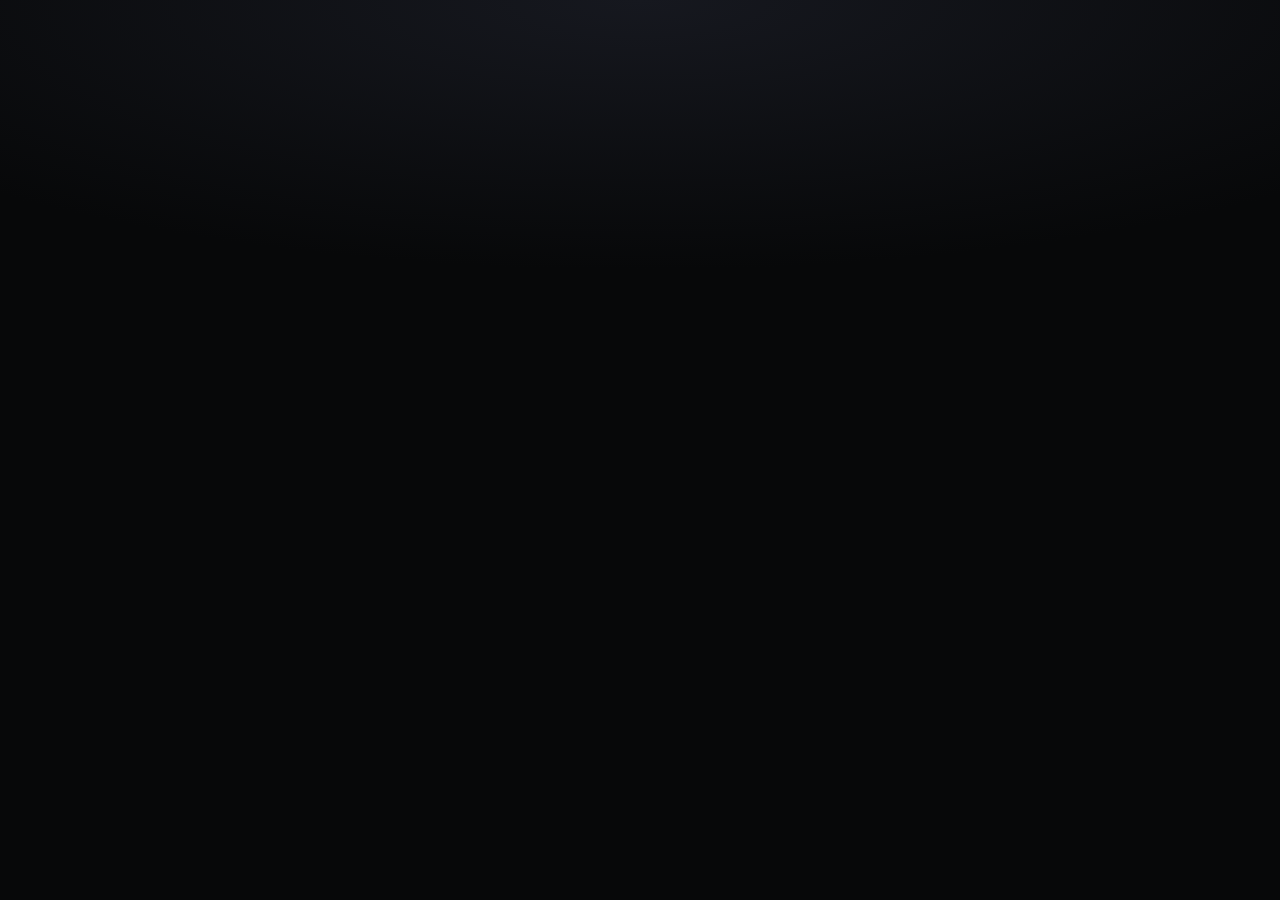
<file: index.html>
<!DOCTYPE html>
<html lang="fr">
<head>
  <meta charset="utf-8">
  <meta name="viewport" content="width=device-width, initial-scale=1, viewport-fit=cover">
  <meta name="theme-color" content="#08090c">
  <meta name="apple-mobile-web-app-capable" content="yes">
  <meta name="apple-mobile-web-app-status-bar-style" content="black-translucent">
  <meta name="apple-mobile-web-app-title" content="Pilotage">
  <title>Pilotage</title>
  <link rel="preconnect" href="https://fonts.googleapis.com">
  <link rel="preconnect" href="https://fonts.gstatic.com" crossorigin>
  <link href="https://fonts.googleapis.com/css2?family=Inter:wght@400;500;600;700&family=Space+Grotesk:wght@500;600;700&display=swap" rel="stylesheet">
  <link rel="stylesheet" href="./css/tokens.css">
  <link rel="stylesheet" href="./css/app.css">
  <link rel="stylesheet" href="./css/components.css">
  <link rel="stylesheet" href="./css/nutrition.css">
  <link rel="stylesheet" href="./css/sport.css">
  <link rel="stylesheet" href="./css/sommeil.css">
  <link rel="stylesheet" href="./css/agenda.css">
  <link rel="stylesheet" href="./css/business.css">
  <link rel="stylesheet" href="./css/devoirs.css">
  <link rel="stylesheet" href="./css/onboarding.css">
  <link rel="stylesheet" href="./css/settings.css">
  <link rel="stylesheet" href="./css/accueil.css">
</head>
<body>
  <!-- Écran de login (affiché si pas de session) -->
  <div id="login" class="login hide"></div>

  <!-- Onboarding plein écran (affiché si session mais pas encore onboardé) -->
  <div id="onboarding" class="hide"></div>

  <!-- Coquille de l'app (affichée si session) -->
  <div id="app" class="app hide" data-accent>
    <header class="appbar">
      <div class="appbar__titles" id="appbar-titles"></div>
    </header>

    <main id="view" class="scroll"></main>

    <nav class="tabbar" id="tabbar"></nav>
  </div>

  <!-- Calque de feuille de saisie (FAB) — structure prête, branchée aux étapes suivantes -->
  <div id="scrim" class="scrim" hidden></div>
  <div id="sheet" class="sheet" hidden></div>

  <script type="module" src="./js/app.js"></script>
</body>
</html>
</file>
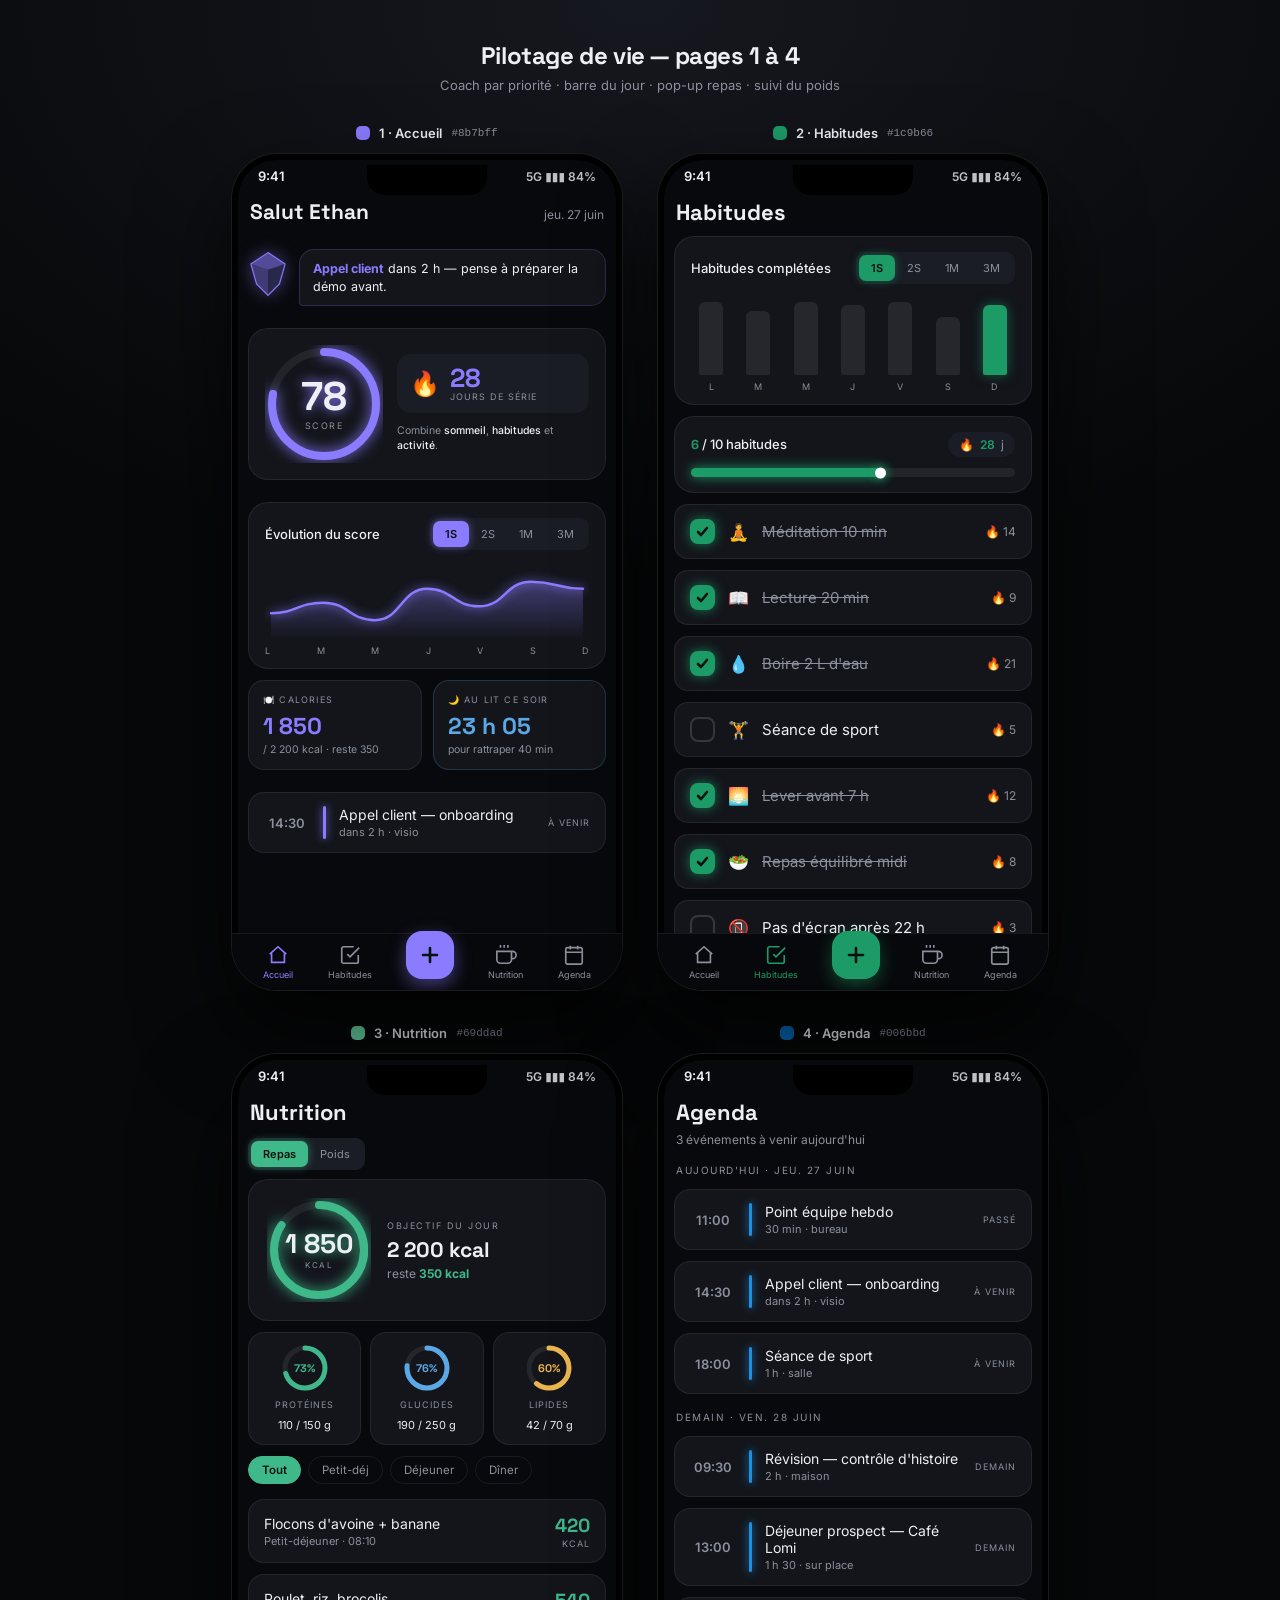
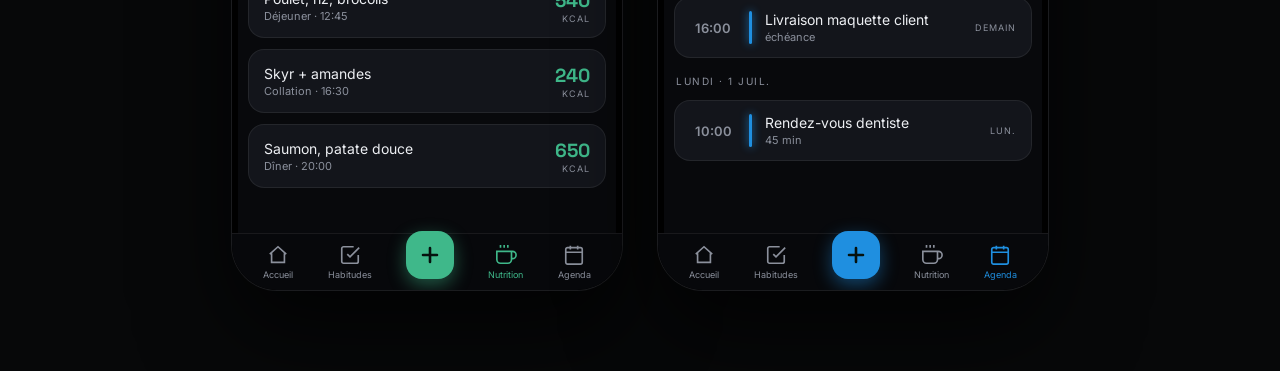
<file: design-reference/maquettes-pages-1-4.html>
<!DOCTYPE html>
<meta charset="utf-8">
<meta name="viewport" content="width=device-width, initial-scale=1">
<title>Pages 1–4 — maquettes</title>
<link rel="preconnect" href="https://fonts.googleapis.com">
<link href="https://fonts.googleapis.com/css2?family=Inter:wght@400;500;600;700&family=Space+Grotesk:wght@500;600;700&display=swap" rel="stylesheet">
<style>
  :root{--blue:#5AA9E6;--bg:#08090c;--card:#13151b;--card2:#1a1d25;--line:#ffffff12;--ink:#EDEFF3;--dim:#8b909c;--ui:'Inter',system-ui,sans-serif;--head:'Space Grotesk','Inter',sans-serif}
  *{box-sizing:border-box;margin:0;padding:0}
  body{min-height:100vh;padding:40px 24px 80px;background:radial-gradient(120% 50% at 50% 0%,#16181f 0%,#070809 60%);font-family:var(--ui);color:var(--ink)}
  .deck-title{text-align:center;margin-bottom:32px}
  .deck-title h1{font-family:var(--head);font-weight:700;font-size:24px;letter-spacing:-.4px}
  .deck-title p{color:var(--dim);font-size:13px;margin-top:6px}
  .row{display:flex;flex-wrap:wrap;gap:34px;justify-content:center;align-items:flex-start}
  .frame{display:flex;flex-direction:column;align-items:center;gap:12px}
  .cap{display:flex;align-items:center;gap:9px;font-size:13px;color:var(--dim)}
  .cap .sw{width:14px;height:14px;border-radius:5px}.cap b{color:var(--ink);font-weight:600}
  .cap code{font-family:ui-monospace,monospace;font-size:11px;color:var(--dim)}
  .phone{width:392px;height:838px;border-radius:46px;background:var(--bg);border:1px solid #ffffff14;box-shadow:0 40px 90px #000a,inset 0 0 0 6px #000;position:relative;overflow:hidden;display:flex;flex-direction:column}
  .notch{position:absolute;top:11px;left:50%;transform:translateX(-50%);width:120px;height:30px;background:#000;border-radius:0 0 18px 18px;z-index:5}
  .statusbar{display:flex;justify-content:space-between;align-items:center;padding:14px 26px 4px;font-size:13px;font-weight:600;color:var(--ink);flex:none}
  .statusbar .r{display:flex;gap:6px;align-items:center;font-size:12px;opacity:.8}
  .top{flex:none;padding:8px 16px 0}
  .scroll{flex:1;display:flex;flex-direction:column;gap:11px;padding:8px 16px 0;overflow-y:auto;overflow-x:hidden}
  .scroll::-webkit-scrollbar{width:0}
  .greet{display:flex;justify-content:space-between;align-items:baseline;padding:2px;margin-bottom:11px}
  .greet h1{font-family:var(--head);font-weight:700;font-size:21px}.greet .date{font-size:12px;color:var(--dim)}
  .pagetitle{font-family:var(--head);font-weight:700;font-size:22px;padding:2px;margin-bottom:4px}
  .pagesub{font-size:12px;color:var(--dim);padding:0 2px}
  .hide{display:none!important}
  .coach{display:flex;align-items:flex-start;gap:11px;margin-bottom:11px}
  .coach .gem{flex:none;margin-top:2px;filter:drop-shadow(0 0 9px color-mix(in srgb,var(--accent) 45%,transparent));animation:float 3s ease-in-out infinite}
  .bubble{background:var(--card);border:1px solid color-mix(in srgb,var(--accent) 22%,transparent);border-radius:15px 15px 15px 4px;padding:10px 13px;min-height:40px;display:flex;align-items:center}
  .bubble .typing{display:flex;gap:5px}
  .bubble .typing span{width:6px;height:6px;border-radius:50%;background:var(--accent);animation:dot 1.2s ease-in-out infinite}
  .bubble .typing span:nth-child(2){animation-delay:.2s}.bubble .typing span:nth-child(3){animation-delay:.4s}
  .bubble .msg{display:none;font-size:12.5px;line-height:1.4}.bubble .msg b{color:var(--accent)}
  .hero{display:flex;gap:14px;align-items:center;background:var(--card);border:1px solid var(--line);border-radius:20px;padding:16px;margin-bottom:11px}
  .ring{position:relative;width:118px;height:118px;flex:none}.ring svg{transform:rotate(-90deg)}
  .ring .t{fill:none;stroke:#ffffff10;stroke-width:8}
  .ring .p{fill:none;stroke:var(--accent);stroke-width:8;stroke-linecap:round;filter:drop-shadow(0 0 7px var(--accent));stroke-dasharray:326.7;stroke-dashoffset:326.7;animation:fill 1.4s .2s cubic-bezier(.4,0,.2,1) forwards}
  .ring .c{position:absolute;inset:0;display:flex;flex-direction:column;align-items:center;justify-content:center}
  .ring .n{font-family:var(--head);font-weight:700;font-size:40px;line-height:1;text-shadow:0 0 12px var(--accent)}
  .ring .l{font-size:9px;letter-spacing:1.5px;text-transform:uppercase;color:var(--dim);margin-top:3px}
  .hero .side{flex:1;display:flex;flex-direction:column;gap:11px}
  .streak{display:flex;align-items:center;gap:10px;background:var(--card2);border-radius:14px;padding:11px 13px}
  .streak .fl{font-size:24px;animation:flame 1.6s ease-in-out infinite}
  .streak .n{font-family:var(--head);font-weight:700;font-size:26px;color:var(--accent);line-height:1}
  .streak .sl{font-size:9px;text-transform:uppercase;letter-spacing:1px;color:var(--dim)}
  .combo{font-size:10.5px;color:var(--dim);line-height:1.4}.combo b{color:var(--ink);font-weight:500}
  .seg{display:inline-flex;background:var(--card2);border-radius:9px;padding:3px}
  .seg button{border:none;background:transparent;color:var(--dim);font-family:var(--ui);font-size:11px;padding:6px 12px;border-radius:7px;cursor:pointer;transition:.2s}
  .seg button.on{background:var(--accent);color:#06120e;font-weight:600;box-shadow:0 0 9px color-mix(in srgb,var(--accent) 55%,transparent)}
  .graph{background:var(--card);border:1px solid var(--line);border-radius:20px;padding:15px 16px 12px}
  .graph .gh{display:flex;justify-content:space-between;align-items:center;margin-bottom:12px}
  .graph .gh .tt{font-size:13px;color:var(--ink);font-weight:500}
  .graph .lc{width:100%;height:78px;display:block}
  .graph .ar{opacity:0;animation:fade .7s 1s ease forwards}
  .graph .ln{fill:none;stroke:var(--accent);stroke-width:2.5;stroke-linecap:round;filter:drop-shadow(0 0 5px var(--accent));stroke-dasharray:700;stroke-dashoffset:700;animation:draw 1.5s .15s ease forwards}
  .graph .gx{display:flex;justify-content:space-between;font-size:9px;color:var(--dim);margin-top:5px}
  .bars{display:flex;align-items:flex-end;gap:7px;height:96px;padding-top:6px}
  .bars .col{flex:1;display:flex;flex-direction:column;align-items:center;gap:6px;justify-content:flex-end;height:100%}
  .bars .b{width:100%;max-width:24px;border-radius:6px 6px 2px 2px;background:#ffffff14;height:0;cursor:pointer;animation:grow .8s cubic-bezier(.4,0,.2,1) forwards;transition:background .2s,box-shadow .2s}
  .bars .b.max{background:var(--accent);box-shadow:0 0 12px color-mix(in srgb,var(--accent) 55%,transparent)}
  .bars .d{font-size:9px;color:var(--dim)}
  .prog{background:var(--card);border:1px solid var(--line);border-radius:20px;padding:15px 16px}
  .prog .ph{display:flex;justify-content:space-between;align-items:center;margin-bottom:11px}
  .prog .pt{font-size:13px;color:var(--ink);font-weight:500}.prog .pt b{color:var(--accent);font-family:var(--head)}
  .prog .flame{display:inline-flex;align-items:center;gap:6px;background:var(--card2);border-radius:99px;padding:5px 11px;font-size:12px;color:var(--dim)}
  .prog .flame b{color:var(--accent);font-weight:600}
  .prog .track{height:9px;border-radius:99px;background:#ffffff10;position:relative}
  .prog .fill{height:100%;border-radius:99px;background:var(--accent);box-shadow:0 0 12px var(--accent);width:70%;transition:width .4s cubic-bezier(.4,0,.2,1);position:relative}
  .prog .fill::after{content:"";position:absolute;right:-1px;top:50%;width:11px;height:11px;border-radius:50%;background:#fff;transform:translateY(-50%);box-shadow:0 0 10px var(--accent);animation:pulse 1.3s ease-in-out infinite}
  .habit{display:flex;align-items:center;gap:13px;padding:14px 15px;border-radius:14px;background:var(--card);border:1px solid var(--line);cursor:pointer;user-select:none}
  .habit input{display:none}
  .habit .box{width:25px;height:25px;border-radius:8px;border:2px solid #ffffff26;flex:none;display:grid;place-items:center;transition:.22s}
  .habit .box svg{opacity:0;transform:scale(.5);transition:.2s}
  .habit input:checked+.box{background:var(--accent);border-color:var(--accent);box-shadow:0 0 12px color-mix(in srgb,var(--accent) 75%,transparent)}
  .habit input:checked+.box svg{opacity:1;transform:scale(1)}
  .habit .ic{font-size:17px}.habit .txt{flex:1;font-size:15px;color:var(--ink);transition:.2s}
  .habit input:checked~.txt{color:var(--dim);text-decoration:line-through}.habit .mini-strk{font-size:12px;color:var(--dim)}
  .cal-hero{display:flex;align-items:center;gap:16px;background:var(--card);border:1px solid var(--line);border-radius:20px;padding:18px;margin-bottom:11px}
  .cal-ring{position:relative;width:104px;height:104px;flex:none}.cal-ring svg{transform:rotate(-90deg)}
  .cal-ring .t{fill:none;stroke:#ffffff10;stroke-width:8}
  .cal-ring .p{fill:none;stroke:var(--accent);stroke-width:8;stroke-linecap:round;filter:drop-shadow(0 0 7px var(--accent));stroke-dasharray:283;stroke-dashoffset:283;animation:calfill 1.3s .2s cubic-bezier(.4,0,.2,1) forwards}
  .cal-ring .c{position:absolute;inset:0;display:flex;flex-direction:column;align-items:center;justify-content:center}
  .cal-ring .n{font-family:var(--head);font-weight:700;font-size:27px;line-height:1;text-shadow:0 0 12px var(--accent)}
  .cal-ring .u{font-size:8px;letter-spacing:1.5px;text-transform:uppercase;color:var(--dim);margin-top:3px}
  .cal-info .lab{font-size:9px;text-transform:uppercase;letter-spacing:1.5px;color:var(--dim)}
  .cal-info .goal{font-family:var(--head);font-weight:700;font-size:21px;margin:5px 0 3px}
  .cal-info .rest{font-size:12px;color:var(--dim)}.cal-info .rest b{color:var(--accent)}
  .macros{display:grid;grid-template-columns:1fr 1fr 1fr;gap:9px;margin-bottom:11px}
  .macro{background:var(--card);border:1px solid var(--line);border-radius:16px;padding:12px;display:flex;flex-direction:column;align-items:center;gap:8px}
  .macro .mr{position:relative;width:46px;height:46px}.macro .mr svg{transform:rotate(-90deg)}
  .macro .mr .t{fill:none;stroke:#ffffff12;stroke-width:5}
  .macro .mr .p{fill:none;stroke-width:5;stroke-linecap:round;stroke-dasharray:126;animation:mfill 1.1s .2s ease forwards}
  .macro .mr .pc{position:absolute;inset:0;display:flex;align-items:center;justify-content:center;font-size:11px;font-weight:700;font-family:var(--head)}
  .macro .ml{font-size:9px;text-transform:uppercase;letter-spacing:1px;color:var(--dim)}.macro .mv{font-size:11px;color:var(--ink)}
  .macro.p .mr .p{stroke:var(--accent)}.macro.p .mr .pc{color:var(--accent)}
  .macro.g .mr .p{stroke:#5AA9E6}.macro.g .mr .pc{color:#5AA9E6}
  .macro.l .mr .p{stroke:#EBB54D}.macro.l .mr .pc{color:#EBB54D}
  .chips{display:flex;gap:7px;margin-bottom:4px}
  .chips .chip{padding:6px 13px;border-radius:99px;font-size:11.5px;border:1px solid;background:transparent;cursor:pointer}
  .chips .chip.on{color:#06120e;background:var(--accent);border-color:var(--accent);font-weight:600}
  .chips .chip:not(.on){color:var(--dim);border-color:var(--line)}
  .meal{background:var(--card);border:1px solid var(--line);border-radius:16px;cursor:pointer}
  .meal .mc{display:flex;align-items:center;justify-content:space-between;padding:13px 15px}
  .meal .nm{font-size:14px;color:var(--ink)}.meal .sub{font-size:11px;color:var(--dim);margin-top:2px}
  .meal .kc{text-align:right}.meal .kc .v{font-family:var(--head);font-weight:700;font-size:19px;color:var(--accent)}
  .meal .kc .k{font-size:9px;text-transform:uppercase;letter-spacing:1px;color:var(--dim)}
  /* POIDS */
  .weigh-hero{display:flex;align-items:center;justify-content:space-between;background:var(--card);border:1px solid var(--line);border-radius:20px;padding:16px 18px;margin-bottom:11px}
  .weigh-hero .l{font-size:9px;text-transform:uppercase;letter-spacing:1.5px;color:var(--dim)}
  .weigh-hero .wval{display:flex;align-items:baseline;gap:5px;margin-top:5px}
  .weigh-hero .wval input{width:78px;background:#0e0e12;border:1px solid var(--line);border-radius:10px;padding:6px 9px;color:var(--ink);font-family:var(--head);font-weight:700;font-size:24px;text-align:center;outline:none}
  .weigh-hero .wval input:focus{border-color:var(--accent)}
  .weigh-hero .wval .u{font-size:13px;color:var(--dim)}
  .weigh-hero .ok{font-size:10.5px;color:var(--accent);margin-top:6px}
  .weigh-hero .wsave{background:var(--accent);color:#06120e;border:none;border-radius:11px;padding:11px 15px;font-weight:600;font-size:13px;cursor:pointer;font-family:var(--ui)}
  .wstats{display:grid;grid-template-columns:1fr 1fr;gap:11px;margin-bottom:11px}
  .wstat{background:var(--card);border:1px solid var(--line);border-radius:16px;padding:13px 14px}
  .wstat .l{font-size:9px;text-transform:uppercase;letter-spacing:1.2px;color:var(--dim)}
  .wstat .b{font-family:var(--head);font-weight:700;font-size:22px;margin-top:6px}.wstat .b.up{color:var(--accent)}
  .wln{fill:none;stroke:var(--accent);stroke-width:2.5;stroke-linejoin:miter;stroke-linecap:round;filter:drop-shadow(0 0 5px var(--accent));stroke-dasharray:1200;stroke-dashoffset:1200;animation:draw 1.6s .15s ease forwards}
  .popscrim{position:absolute;inset:0;background:rgba(4,5,8,.66);backdrop-filter:blur(4px);display:none;align-items:center;justify-content:center;z-index:20;padding:24px}
  .popscrim.show{display:flex}
  .popcard{width:100%;background:var(--card);border:1px solid color-mix(in srgb,var(--accent) 25%,transparent);border-radius:22px;padding:18px;position:relative;animation:pop .25s cubic-bezier(.34,1.3,.64,1)}
  .popclose{position:absolute;top:12px;right:14px;width:26px;height:26px;border-radius:50%;border:none;background:var(--card2);color:var(--dim);font-size:16px;cursor:pointer}
  .pop-photo{height:120px;border-radius:14px;background:linear-gradient(135deg,color-mix(in srgb,var(--accent) 45%,#000),color-mix(in srgb,var(--accent) 12%,#000));display:grid;place-items:center;font-size:46px;margin-bottom:13px}
  .pop-name{font-family:var(--head);font-weight:700;font-size:18px;text-align:center;margin-bottom:3px}
  .pop-kcal{text-align:center;font-size:12px;color:var(--dim);margin-bottom:16px}.pop-kcal b{color:var(--accent)}
  .pop-rings{display:flex;align-items:center;gap:14px;justify-content:center}
  .ringwrap{position:relative;text-align:center}.ringwrap svg{transform:rotate(-90deg)}
  .ringwrap .lab{font-size:8px;text-transform:uppercase;letter-spacing:1px;color:var(--dim);margin-top:5px}
  .ringwrap .pc{position:absolute;top:0;left:0;width:100%;display:flex;align-items:center;justify-content:center;font-family:var(--head);font-weight:700}
  .rb .pc{height:84px;font-size:18px}.rs .pc{height:52px;font-size:11px}
  .smalls{display:flex;gap:12px}
  .dayhead{font-size:10px;text-transform:uppercase;letter-spacing:1.5px;color:var(--dim);padding:6px 2px 2px}
  .event{display:flex;align-items:center;gap:13px;background:var(--card);border:1px solid var(--line);border-radius:16px;padding:13px 15px}
  .event .tm{font-size:13px;color:var(--dim);font-weight:600;width:46px;flex:none;text-align:center}
  .event .bar{width:3px;align-self:stretch;border-radius:3px;background:var(--accent);box-shadow:0 0 8px var(--accent);flex:none}
  .event .ti{font-size:14px;color:var(--ink)}.event .d{font-size:11px;color:var(--dim);margin-top:2px}
  .event .nx{margin-left:auto;font-size:9px;text-transform:uppercase;letter-spacing:1px;color:var(--dim);white-space:nowrap}
  .tiles{display:grid;grid-template-columns:1fr 1fr;gap:11px;margin-bottom:11px}
  .tile{background:var(--card);border:1px solid var(--line);border-radius:16px;padding:13px 14px}
  .tile .tl{font-size:9px;text-transform:uppercase;letter-spacing:1.2px;color:var(--dim);display:flex;align-items:center;gap:5px}
  .tile .big{font-family:var(--head);font-weight:700;font-size:23px;margin-top:6px}.tile .sm{font-size:10.5px;color:var(--dim);margin-top:2px}
  .tile.cal .big{color:var(--accent)}.tile.bed{border-color:color-mix(in srgb,var(--blue) 22%,transparent)}.tile.bed .big{color:var(--blue)}
  .tabbar{display:flex;align-items:center;justify-content:space-around;flex:none;padding:10px 14px calc(10px + env(safe-area-inset-bottom));border-top:1px solid var(--line);background:rgba(8,9,12,.92);backdrop-filter:blur(10px)}
  .tab{display:flex;flex-direction:column;align-items:center;gap:3px;font-size:9px;color:var(--dim)}
  .tab.on{color:var(--accent)}.tab svg{width:22px;height:22px;stroke:currentColor;fill:none;stroke-width:1.8}
  .fab{width:48px;height:48px;border-radius:16px;border:none;background:var(--accent);display:grid;place-items:center;box-shadow:0 6px 18px color-mix(in srgb,var(--accent) 45%,transparent);cursor:pointer;margin-top:-14px}
  .fab svg{stroke:#06120e;stroke-width:2.6;fill:none}
  @keyframes fill{to{stroke-dashoffset:71.9}}@keyframes calfill{to{stroke-dashoffset:45}}@keyframes mfill{from{stroke-dashoffset:126}}
  @keyframes draw{to{stroke-dashoffset:0}}@keyframes grow{to{height:var(--h)}}@keyframes fade{to{opacity:1}}
  @keyframes float{0%,100%{transform:translateY(0)}50%{transform:translateY(-3px)}}
  @keyframes flame{0%,100%{transform:translateY(0) rotate(-4deg)}50%{transform:translateY(-2px) rotate(4deg)}}
  @keyframes dot{0%,100%{opacity:.3;transform:translateY(0)}50%{opacity:1;transform:translateY(-3px)}}
  @keyframes pulse{0%,100%{opacity:.55}50%{opacity:1}}@keyframes pop{from{opacity:0;transform:scale(.9)}to{opacity:1;transform:scale(1)}}
  @media(prefers-reduced-motion:reduce){*{animation-duration:.01ms!important}}
</style>

<div class="deck-title"><h1>Pilotage de vie — pages 1 à 4</h1><p>Coach par priorité · barre du jour · pop-up repas · suivi du poids</p></div>

<div class="row">

  <!-- PAGE 1 ACCUEIL -->
  <div class="frame">
    <div class="cap"><span class="sw" style="background:#8b7bff"></span><b>1 · Accueil</b><code>#8b7bff</code></div>
    <div class="phone" style="--accent:#8b7bff">
      <div class="notch"></div><div class="statusbar"><span>9:41</span><span class="r">5G ▮▮▮ 84%</span></div>
      <div class="scroll">
        <div class="greet"><h1>Salut Ethan</h1><span class="date">jeu. 27 juin</span></div>
        <div class="coach" data-coach>
          <svg class="gem" width="40" height="46" viewBox="0 0 56 64"><polygon points="28,2 52,18 44,46 28,62 12,46 4,18" fill="#0f1118" stroke="var(--accent)" stroke-width="1.6"/><polygon points="28,2 52,18 28,26 4,18" fill="var(--accent)" opacity=".55"/><polygon points="28,26 52,18 44,46 28,62" fill="var(--accent)" opacity=".22"/><polygon points="28,26 4,18 12,46 28,62" fill="var(--accent)" opacity=".4"/></svg>
          <div class="bubble"><div class="typing"><span></span><span></span><span></span></div><div class="msg"></div></div>
        </div>
        <div class="hero">
          <div class="ring"><svg width="118" height="118" viewBox="0 0 118 118"><circle class="t" cx="59" cy="59" r="52"/><circle class="p" cx="59" cy="59" r="52"/></svg><div class="c"><span class="n">78</span><span class="l">Score</span></div></div>
          <div class="side"><div class="streak"><span class="fl">🔥</span><div><div class="n">28</div><div class="sl">jours de série</div></div></div><div class="combo">Combine <b>sommeil</b>, <b>habitudes</b> et <b>activité</b>.</div></div>
        </div>
        <div class="graph" data-line>
          <div class="gh"><span class="tt">Évolution du score</span><div class="seg"><button class="on" data-k="1S">1S</button><button data-k="2S">2S</button><button data-k="1M">1M</button><button data-k="3M">3M</button></div></div>
          <svg class="lc" viewBox="0 0 320 80" preserveAspectRatio="none"><defs><linearGradient id="ag1" x1="0" y1="0" x2="0" y2="1"><stop offset="0" stop-color="var(--accent)" stop-opacity=".38"/><stop offset="1" stop-color="var(--accent)" stop-opacity="0"/></linearGradient></defs><path class="ar" fill="url(#ag1)"></path><path class="ln"></path></svg>
          <div class="gx"></div>
        </div>
        <div class="tiles"><div class="tile cal"><div class="tl">🍽️ Calories</div><div class="big">1 850</div><div class="sm">/ 2 200 kcal · reste 350</div></div><div class="tile bed"><div class="tl">🌙 Au lit ce soir</div><div class="big">23 h 05</div><div class="sm">pour rattraper 40 min</div></div></div>
        <div class="event"><span class="tm">14:30</span><div class="bar"></div><div><div class="ti">Appel client — onboarding</div><div class="d">dans 2 h · visio</div></div><span class="nx">À venir</span></div>
        <div style="height:8px"></div>
      </div>
      <div class="tabbar"><div class="tab on"><svg viewBox="0 0 24 24"><path d="M3 11l9-8 9 8M5 10v10h14V10"/></svg>Accueil</div><div class="tab"><svg viewBox="0 0 24 24"><path d="M9 11l3 3L22 4M21 12v7a2 2 0 0 1-2 2H5a2 2 0 0 1-2-2V5a2 2 0 0 1 2-2h11"/></svg>Habitudes</div><button class="fab"><svg width="24" height="24" viewBox="0 0 24 24"><path d="M12 5v14M5 12h14" stroke-linecap="round"/></svg></button><div class="tab"><svg viewBox="0 0 24 24"><path d="M18 8h1a4 4 0 0 1 0 8h-1M2 8h16v9a4 4 0 0 1-4 4H6a4 4 0 0 1-4-4zM6 1v3M10 1v3M14 1v3"/></svg>Nutrition</div><div class="tab"><svg viewBox="0 0 24 24"><rect x="3" y="4" width="18" height="18" rx="2"/><path d="M3 9h18M8 2v4M16 2v4"/></svg>Agenda</div></div>
    </div>
  </div>

  <!-- PAGE 2 HABITUDES -->
  <div class="frame">
    <div class="cap"><span class="sw" style="background:#1c9b66"></span><b>2 · Habitudes</b><code>#1c9b66</code></div>
    <div class="phone" style="--accent:#1c9b66">
      <div class="notch"></div><div class="statusbar"><span>9:41</span><span class="r">5G ▮▮▮ 84%</span></div>
      <div class="top">
        <div class="pagetitle">Habitudes</div>
        <div class="graph" data-bars style="margin:8px 0 11px"><div class="gh"><span class="tt">Habitudes complétées</span><div class="seg"><button class="on" data-k="1S">1S</button><button data-k="2S">2S</button><button data-k="1M">1M</button><button data-k="3M">3M</button></div></div><div class="bars"></div></div>
        <div class="prog"><div class="ph"><span class="pt"><b data-count>7</b> / <span data-total>10</span> habitudes</span><span class="flame">🔥 <b>28</b> j</span></div><div class="track"><div class="fill" data-fill style="width:70%"></div></div></div>
      </div>
      <div class="scroll" data-habits style="padding-top:11px">
        <label class="habit"><input type="checkbox" checked><span class="box"><svg width="13" height="13" viewBox="0 0 13 13"><path d="M2 7l3 3 6-7" stroke="#06120e" stroke-width="2.6" fill="none" stroke-linecap="round" stroke-linejoin="round"/></svg></span><span class="ic">🧘</span><span class="txt">Méditation 10 min</span><span class="mini-strk">🔥 14</span></label>
        <label class="habit"><input type="checkbox" checked><span class="box"><svg width="13" height="13" viewBox="0 0 13 13"><path d="M2 7l3 3 6-7" stroke="#06120e" stroke-width="2.6" fill="none" stroke-linecap="round" stroke-linejoin="round"/></svg></span><span class="ic">📖</span><span class="txt">Lecture 20 min</span><span class="mini-strk">🔥 9</span></label>
        <label class="habit"><input type="checkbox" checked><span class="box"><svg width="13" height="13" viewBox="0 0 13 13"><path d="M2 7l3 3 6-7" stroke="#06120e" stroke-width="2.6" fill="none" stroke-linecap="round" stroke-linejoin="round"/></svg></span><span class="ic">💧</span><span class="txt">Boire 2 L d'eau</span><span class="mini-strk">🔥 21</span></label>
        <label class="habit"><input type="checkbox"><span class="box"><svg width="13" height="13" viewBox="0 0 13 13"><path d="M2 7l3 3 6-7" stroke="#06120e" stroke-width="2.6" fill="none" stroke-linecap="round" stroke-linejoin="round"/></svg></span><span class="ic">🏋️</span><span class="txt">Séance de sport</span><span class="mini-strk">🔥 5</span></label>
        <label class="habit"><input type="checkbox" checked><span class="box"><svg width="13" height="13" viewBox="0 0 13 13"><path d="M2 7l3 3 6-7" stroke="#06120e" stroke-width="2.6" fill="none" stroke-linecap="round" stroke-linejoin="round"/></svg></span><span class="ic">🌅</span><span class="txt">Lever avant 7 h</span><span class="mini-strk">🔥 12</span></label>
        <label class="habit"><input type="checkbox" checked><span class="box"><svg width="13" height="13" viewBox="0 0 13 13"><path d="M2 7l3 3 6-7" stroke="#06120e" stroke-width="2.6" fill="none" stroke-linecap="round" stroke-linejoin="round"/></svg></span><span class="ic">🥗</span><span class="txt">Repas équilibré midi</span><span class="mini-strk">🔥 8</span></label>
        <label class="habit"><input type="checkbox"><span class="box"><svg width="13" height="13" viewBox="0 0 13 13"><path d="M2 7l3 3 6-7" stroke="#06120e" stroke-width="2.6" fill="none" stroke-linecap="round" stroke-linejoin="round"/></svg></span><span class="ic">📵</span><span class="txt">Pas d'écran après 22 h</span><span class="mini-strk">🔥 3</span></label>
        <label class="habit"><input type="checkbox" checked><span class="box"><svg width="13" height="13" viewBox="0 0 13 13"><path d="M2 7l3 3 6-7" stroke="#06120e" stroke-width="2.6" fill="none" stroke-linecap="round" stroke-linejoin="round"/></svg></span><span class="ic">📝</span><span class="txt">Journal du soir</span><span class="mini-strk">🔥 16</span></label>
        <label class="habit"><input type="checkbox"><span class="box"><svg width="13" height="13" viewBox="0 0 13 13"><path d="M2 7l3 3 6-7" stroke="#06120e" stroke-width="2.6" fill="none" stroke-linecap="round" stroke-linejoin="round"/></svg></span><span class="ic">🚶</span><span class="txt">10 000 pas</span><span class="mini-strk">🔥 2</span></label>
        <label class="habit"><input type="checkbox"><span class="box"><svg width="13" height="13" viewBox="0 0 13 13"><path d="M2 7l3 3 6-7" stroke="#06120e" stroke-width="2.6" fill="none" stroke-linecap="round" stroke-linejoin="round"/></svg></span><span class="ic">🧊</span><span class="txt">Douche froide</span><span class="mini-strk">🔥 1</span></label>
        <div style="height:8px"></div>
      </div>
      <div class="tabbar"><div class="tab"><svg viewBox="0 0 24 24"><path d="M3 11l9-8 9 8M5 10v10h14V10"/></svg>Accueil</div><div class="tab on"><svg viewBox="0 0 24 24"><path d="M9 11l3 3L22 4M21 12v7a2 2 0 0 1-2 2H5a2 2 0 0 1-2-2V5a2 2 0 0 1 2-2h11"/></svg>Habitudes</div><button class="fab"><svg width="24" height="24" viewBox="0 0 24 24"><path d="M12 5v14M5 12h14" stroke-linecap="round"/></svg></button><div class="tab"><svg viewBox="0 0 24 24"><path d="M18 8h1a4 4 0 0 1 0 8h-1M2 8h16v9a4 4 0 0 1-4 4H6a4 4 0 0 1-4-4zM6 1v3M10 1v3M14 1v3"/></svg>Nutrition</div><div class="tab"><svg viewBox="0 0 24 24"><rect x="3" y="4" width="18" height="18" rx="2"/><path d="M3 9h18M8 2v4M16 2v4"/></svg>Agenda</div></div>
    </div>
  </div>

  <!-- PAGE 3 NUTRITION -->
  <div class="frame">
    <div class="cap"><span class="sw" style="background:#69ddad"></span><b>3 · Nutrition</b><code>#69ddad</code></div>
    <div class="phone" style="--accent:#3fb88a">
      <div class="notch"></div><div class="statusbar"><span>9:41</span><span class="r">5G ▮▮▮ 84%</span></div>
      <div class="top">
        <div class="pagetitle">Nutrition</div>
        <div class="seg" data-nut-seg style="margin:6px 0 9px"><button class="on" data-v="repas">Repas</button><button data-v="poids">Poids</button></div>
        <div data-nutview="repas">
          <div class="cal-hero"><div class="cal-ring"><svg width="104" height="104" viewBox="0 0 104 104"><circle class="t" cx="52" cy="52" r="45"/><circle class="p" cx="52" cy="52" r="45"/></svg><div class="c"><span class="n">1 850</span><span class="u">kcal</span></div></div><div class="cal-info"><div class="lab">Objectif du jour</div><div class="goal">2 200 kcal</div><div class="rest">reste <b>350 kcal</b></div></div></div>
          <div class="macros">
            <div class="macro p"><div class="mr"><svg width="46" height="46" viewBox="0 0 46 46"><circle class="t" cx="23" cy="23" r="20"/><circle class="p" cx="23" cy="23" r="20" style="stroke-dashoffset:38"/></svg><span class="pc">73%</span></div><div class="ml">Protéines</div><div class="mv">110 / 150 g</div></div>
            <div class="macro g"><div class="mr"><svg width="46" height="46" viewBox="0 0 46 46"><circle class="t" cx="23" cy="23" r="20"/><circle class="p" cx="23" cy="23" r="20" style="stroke-dashoffset:30"/></svg><span class="pc">76%</span></div><div class="ml">Glucides</div><div class="mv">190 / 250 g</div></div>
            <div class="macro l"><div class="mr"><svg width="46" height="46" viewBox="0 0 46 46"><circle class="t" cx="23" cy="23" r="20"/><circle class="p" cx="23" cy="23" r="20" style="stroke-dashoffset:50"/></svg><span class="pc">60%</span></div><div class="ml">Lipides</div><div class="mv">42 / 70 g</div></div>
          </div>
          <div class="chips"><span class="chip on">Tout</span><span class="chip">Petit-déj</span><span class="chip">Déjeuner</span><span class="chip">Dîner</span></div>
        </div>
        <div data-nutview="poids" class="hide">
          <div class="weigh-hero"><div><div class="l">Poids ce matin</div><div class="wval"><input type="number" step="0.1" value="72.4" data-wtoday><span class="u">kg</span></div><div class="ok" data-wok>✓ enregistré aujourd'hui</div></div><button class="wsave" data-wsave>Peser</button></div>
          <div class="wstats"><div class="wstat"><div class="l">Poids actuel</div><div class="b" data-wcur>72,4 kg</div></div><div class="wstat"><div class="l">Depuis le début</div><div class="b up">+4,2 kg</div></div></div>
          <div class="graph"><div class="gh"><span class="tt">Évolution du poids</span><div class="seg" data-w-seg><button data-k="1M">1M</button><button class="on" data-k="3M">3M</button><button data-k="6M">6M</button><button data-k="1A">1an</button></div></div><svg class="lc" data-wchart viewBox="0 0 320 80" preserveAspectRatio="none"><path class="wln"></path></svg><div class="gx" data-wx></div></div>
        </div>
      </div>
      <div class="scroll" data-nutscroll="repas" style="padding-top:11px">
        <div class="meal" data-meal data-name="Flocons d'avoine + banane" data-emoji="🥣" data-kcal="420" data-p="18" data-g="62" data-l="9"><div class="mc"><div><div class="nm">Flocons d'avoine + banane</div><div class="sub">Petit-déjeuner · 08:10</div></div><div class="kc"><div class="v">420</div><div class="k">kcal</div></div></div></div>
        <div class="meal" data-meal data-name="Poulet, riz, brocolis" data-emoji="🍱" data-kcal="540" data-p="48" data-g="52" data-l="14"><div class="mc"><div><div class="nm">Poulet, riz, brocolis</div><div class="sub">Déjeuner · 12:45</div></div><div class="kc"><div class="v">540</div><div class="k">kcal</div></div></div></div>
        <div class="meal" data-meal data-name="Skyr + amandes" data-emoji="🥛" data-kcal="240" data-p="22" data-g="12" data-l="10"><div class="mc"><div><div class="nm">Skyr + amandes</div><div class="sub">Collation · 16:30</div></div><div class="kc"><div class="v">240</div><div class="k">kcal</div></div></div></div>
        <div class="meal" data-meal data-name="Saumon, patate douce" data-emoji="🐟" data-kcal="650" data-p="40" data-g="48" data-l="22"><div class="mc"><div><div class="nm">Saumon, patate douce</div><div class="sub">Dîner · 20:00</div></div><div class="kc"><div class="v">650</div><div class="k">kcal</div></div></div></div>
        <div style="height:8px"></div>
      </div>
      <div class="scroll hide" data-nutscroll="poids" style="padding-top:4px"><div style="font-size:11px;color:var(--dim);padding:2px 2px 0">Pèse-toi chaque matin à jeun pour une courbe fiable. La marche d'escalier marque chaque nouvelle pesée.</div><div style="height:8px"></div></div>
      <div class="popscrim" data-pop>
        <div class="popcard"><button class="popclose" data-popclose>×</button>
          <div class="pop-photo" data-pop-photo>🍱</div><div class="pop-name" data-pop-name>Plat</div><div class="pop-kcal"><b data-pop-kcal>0</b> kcal</div>
          <div class="pop-rings">
            <div class="ringwrap rb"><svg width="84" height="84" viewBox="0 0 84 84" style="transform:rotate(-90deg)"><circle cx="42" cy="42" r="34" fill="none" stroke="#ffffff12" stroke-width="7"/><circle data-ring="cal" cx="42" cy="42" r="34" fill="none" stroke="var(--accent)" stroke-width="7" stroke-linecap="round" stroke-dasharray="214" stroke-dashoffset="214" style="filter:drop-shadow(0 0 6px var(--accent));transition:stroke-dashoffset .6s ease"/></svg><div class="pc" data-pc="cal" style="color:var(--accent)">0%</div><div class="lab">Calories<br>du jour</div></div>
            <div class="smalls">
              <div class="ringwrap rs"><svg width="52" height="52" viewBox="0 0 52 52" style="transform:rotate(-90deg)"><circle cx="26" cy="26" r="21" fill="none" stroke="#ffffff12" stroke-width="5"/><circle data-ring="p" cx="26" cy="26" r="21" fill="none" stroke="var(--accent)" stroke-width="5" stroke-linecap="round" stroke-dasharray="132" stroke-dashoffset="132" style="transition:stroke-dashoffset .6s ease"/></svg><div class="pc" data-pc="p" style="color:var(--accent)">0%</div><div class="lab">Prot</div></div>
              <div class="ringwrap rs"><svg width="52" height="52" viewBox="0 0 52 52" style="transform:rotate(-90deg)"><circle cx="26" cy="26" r="21" fill="none" stroke="#ffffff12" stroke-width="5"/><circle data-ring="g" cx="26" cy="26" r="21" fill="none" stroke="#5AA9E6" stroke-width="5" stroke-linecap="round" stroke-dasharray="132" stroke-dashoffset="132" style="transition:stroke-dashoffset .6s ease"/></svg><div class="pc" data-pc="g" style="color:#5AA9E6">0%</div><div class="lab">Gluc</div></div>
              <div class="ringwrap rs"><svg width="52" height="52" viewBox="0 0 52 52" style="transform:rotate(-90deg)"><circle cx="26" cy="26" r="21" fill="none" stroke="#ffffff12" stroke-width="5"/><circle data-ring="l" cx="26" cy="26" r="21" fill="none" stroke="#EBB54D" stroke-width="5" stroke-linecap="round" stroke-dasharray="132" stroke-dashoffset="132" style="transition:stroke-dashoffset .6s ease"/></svg><div class="pc" data-pc="l" style="color:#EBB54D">0%</div><div class="lab">Lip</div></div>
            </div>
          </div>
        </div>
      </div>
      <div class="tabbar"><div class="tab"><svg viewBox="0 0 24 24"><path d="M3 11l9-8 9 8M5 10v10h14V10"/></svg>Accueil</div><div class="tab"><svg viewBox="0 0 24 24"><path d="M9 11l3 3L22 4M21 12v7a2 2 0 0 1-2 2H5a2 2 0 0 1-2-2V5a2 2 0 0 1 2-2h11"/></svg>Habitudes</div><button class="fab"><svg width="24" height="24" viewBox="0 0 24 24"><path d="M12 5v14M5 12h14" stroke-linecap="round"/></svg></button><div class="tab on"><svg viewBox="0 0 24 24"><path d="M18 8h1a4 4 0 0 1 0 8h-1M2 8h16v9a4 4 0 0 1-4 4H6a4 4 0 0 1-4-4zM6 1v3M10 1v3M14 1v3"/></svg>Nutrition</div><div class="tab"><svg viewBox="0 0 24 24"><rect x="3" y="4" width="18" height="18" rx="2"/><path d="M3 9h18M8 2v4M16 2v4"/></svg>Agenda</div></div>
    </div>
  </div>

  <!-- PAGE 4 AGENDA -->
  <div class="frame">
    <div class="cap"><span class="sw" style="background:#006bbd"></span><b>4 · Agenda</b><code>#006bbd</code></div>
    <div class="phone" style="--accent:#1f8fe0">
      <div class="notch"></div><div class="statusbar"><span>9:41</span><span class="r">5G ▮▮▮ 84%</span></div>
      <div class="top"><div class="pagetitle">Agenda</div><div class="pagesub">3 événements à venir aujourd'hui</div></div>
      <div class="scroll" style="padding-top:11px">
        <div class="dayhead">Aujourd'hui · jeu. 27 juin</div>
        <div class="event"><span class="tm">11:00</span><div class="bar"></div><div><div class="ti">Point équipe hebdo</div><div class="d">30 min · bureau</div></div><span class="nx">Passé</span></div>
        <div class="event"><span class="tm">14:30</span><div class="bar"></div><div><div class="ti">Appel client — onboarding</div><div class="d">dans 2 h · visio</div></div><span class="nx">À venir</span></div>
        <div class="event"><span class="tm">18:00</span><div class="bar"></div><div><div class="ti">Séance de sport</div><div class="d">1 h · salle</div></div><span class="nx">À venir</span></div>
        <div class="dayhead">Demain · ven. 28 juin</div>
        <div class="event"><span class="tm">09:30</span><div class="bar"></div><div><div class="ti">Révision — contrôle d'histoire</div><div class="d">2 h · maison</div></div><span class="nx">Demain</span></div>
        <div class="event"><span class="tm">13:00</span><div class="bar"></div><div><div class="ti">Déjeuner prospect — Café Lomi</div><div class="d">1 h 30 · sur place</div></div><span class="nx">Demain</span></div>
        <div class="event"><span class="tm">16:00</span><div class="bar"></div><div><div class="ti">Livraison maquette client</div><div class="d">échéance</div></div><span class="nx">Demain</span></div>
        <div class="dayhead">Lundi · 1 juil.</div>
        <div class="event"><span class="tm">10:00</span><div class="bar"></div><div><div class="ti">Rendez-vous dentiste</div><div class="d">45 min</div></div><span class="nx">Lun.</span></div>
        <div style="height:8px"></div>
      </div>
      <div class="tabbar"><div class="tab"><svg viewBox="0 0 24 24"><path d="M3 11l9-8 9 8M5 10v10h14V10"/></svg>Accueil</div><div class="tab"><svg viewBox="0 0 24 24"><path d="M9 11l3 3L22 4M21 12v7a2 2 0 0 1-2 2H5a2 2 0 0 1-2-2V5a2 2 0 0 1 2-2h11"/></svg>Habitudes</div><button class="fab"><svg width="24" height="24" viewBox="0 0 24 24"><path d="M12 5v14M5 12h14" stroke-linecap="round"/></svg></button><div class="tab"><svg viewBox="0 0 24 24"><path d="M18 8h1a4 4 0 0 1 0 8h-1M2 8h16v9a4 4 0 0 1-4 4H6a4 4 0 0 1-4-4zM6 1v3M10 1v3M14 1v3"/></svg>Nutrition</div><div class="tab on"><svg viewBox="0 0 24 24"><rect x="3" y="4" width="18" height="18" rx="2"/><path d="M3 9h18M8 2v4M16 2v4"/></svg>Agenda</div></div>
    </div>
  </div>

</div>

<script>
/* coach priorité */
document.querySelectorAll('[data-coach]').forEach(c=>{
  const signaux=[{urg:6,html:`Il te reste <b>350 kcal</b> à manger pour ton objectif du jour.`},{urg:7,html:`Couche-toi vers <b>23 h 05</b> ce soir pour effacer ta dette de sommeil.`},{urg:9,html:`<b>Appel client</b> dans 2 h — pense à préparer la démo avant.`}];
  const top=signaux.sort((a,b)=>b.urg-a.urg)[0];const typing=c.querySelector('.typing'),msg=c.querySelector('.msg');
  setTimeout(()=>{typing.style.display='none';msg.innerHTML=top.html;msg.style.display='block';},1000);
});
/* line chart */
const LINE={"1S":{pts:[71,74,69,78,73,80,78],lab:["L","M","M","J","V","S","D"]},"2S":{pts:[62,66,70,68,74,71,76,73,79,75,80,77,82,78],lab:["S-1","","","","","","","S","","","","","",""]},"1M":{pts:[58,63,61,67,70,68,73,71,76,74,78,77,80,82,79,78],lab:["Sem1","","","Sem2","","","Sem3","","","Sem4","","","","","",""]},"3M":{pts:[48,54,52,60,58,64,67,65,70,73,72,76,74,78,77,79],lab:["Avr","","","Mai","","","","Juin","","","","","","","",""]}};
document.querySelectorAll('[data-line]').forEach(g=>{const ln=g.querySelector('.ln'),ar=g.querySelector('.ar'),gx=g.querySelector('.gx');const W=320,H=80,P=6;
  function build(k){const d=LINE[k],n=d.pts.length,mn=Math.min(...d.pts)-4,mx=Math.max(...d.pts)+4;const x=i=>P+i*((W-2*P)/(n-1)),y=v=>H-P-((v-mn)/(mx-mn))*(H-2*P);let dd=`M${x(0)},${y(d.pts[0]).toFixed(1)}`;for(let i=1;i<n;i++){const xc=(x(i-1)+x(i))/2;dd+=` C${xc.toFixed(1)},${y(d.pts[i-1]).toFixed(1)} ${xc.toFixed(1)},${y(d.pts[i]).toFixed(1)} ${x(i).toFixed(1)},${y(d.pts[i]).toFixed(1)}`;}ln.setAttribute('d',dd);ar.setAttribute('d',dd+` L${x(n-1).toFixed(1)},${H} L${P},${H} Z`);ln.style.animation='none';ar.style.animation='none';void ln.getBBox();ln.style.animation='';ar.style.animation='';gx.innerHTML=d.lab.map(l=>`<span>${l}</span>`).join("");}
  g.querySelectorAll('.seg button').forEach(b=>b.onclick=()=>{g.querySelectorAll('.seg button').forEach(x=>x.classList.remove('on'));b.classList.add('on');build(b.dataset.k);});build("1S");});
/* bars */
const BARS={"1S":[8,6,9,7,10,5,7],"2S":[6,8,7,9,6,10,7,8,6,9,7,10,8,7],"1M":[7,9,6,10,8,7,9,6,8,10,7,9,8,6,9,7],"3M":[5,7,6,8,7,9,6,8,7,10,8,9,7,8,6,9]};const BARLAB={"1S":["L","M","M","J","V","S","D"]};
document.querySelectorAll('[data-bars]').forEach(g=>{const wrap=g.querySelector('.bars');let sel=-1;
  function paint(){[...wrap.children].forEach((col,i)=>col.querySelector('.b').classList.toggle('max',i===sel));}
  function build(k){const data=BARS[k],mx=Math.max(...data),labs=BARLAB[k]||[];sel=data.length-1;wrap.innerHTML=data.map((v,i)=>{const h=Math.round(28+(v/mx)*60);const lab=labs[i]||'';return `<div class="col"><div class="b" style="--h:${h}px;animation-delay:${i*.05}s"></div>${lab?`<span class="d">${lab}</span>`:''}</div>`;}).join("");[...wrap.children].forEach((col,i)=>col.querySelector('.b').addEventListener('click',()=>{sel=i;paint();}));paint();}
  g.querySelectorAll('.seg button').forEach(b=>b.onclick=()=>{g.querySelectorAll('.seg button').forEach(x=>x.classList.remove('on'));b.classList.add('on');build(b.dataset.k);});build("1S");});
/* progression habitudes */
document.querySelectorAll('.phone').forEach(ph=>{const list=ph.querySelector('[data-habits]');if(!list)return;const boxes=list.querySelectorAll('input[type=checkbox]');const fill=ph.querySelector('[data-fill]'),count=ph.querySelector('[data-count]'),total=ph.querySelector('[data-total]');const tot=boxes.length;if(total)total.textContent=tot;function upd(){const n=[...boxes].filter(b=>b.checked).length;if(count)count.textContent=n;if(fill)fill.style.width=(n/tot*100)+'%';}boxes.forEach(b=>b.addEventListener('change',upd));upd();});
/* pop-up repas */
const GOAL={kcal:2200,p:150,g:250,l:70};
document.querySelectorAll('.phone').forEach(ph=>{const pop=ph.querySelector('[data-pop]');if(!pop)return;
  function setRing(key,pct,circ){const r=pop.querySelector(`[data-ring="${key}"]`),t=pop.querySelector(`[data-pc="${key}"]`);const p=Math.min(pct,100);requestAnimationFrame(()=>{r.style.strokeDashoffset=circ*(1-p/100);});t.textContent=Math.round(pct)+'%';}
  ph.querySelectorAll('[data-meal]').forEach(m=>m.addEventListener('click',()=>{const d=m.dataset;pop.querySelector('[data-pop-photo]').textContent=d.emoji;pop.querySelector('[data-pop-name]').textContent=d.name;pop.querySelector('[data-pop-kcal]').textContent=d.kcal;pop.classList.add('show');setRing('cal',d.kcal/GOAL.kcal*100,214);setRing('p',d.p/GOAL.p*100,132);setRing('g',d.g/GOAL.g*100,132);setRing('l',d.l/GOAL.l*100,132);}));
  pop.addEventListener('click',e=>{if(e.target===pop||e.target.hasAttribute('data-popclose'))pop.classList.remove('show');});});
/* nutrition : segment Repas|Poids */
document.querySelectorAll('[data-nut-seg]').forEach(seg=>{const ph=seg.closest('.phone');seg.querySelectorAll('button').forEach(b=>b.onclick=()=>{seg.querySelectorAll('button').forEach(x=>x.classList.remove('on'));b.classList.add('on');ph.querySelectorAll('[data-nutview]').forEach(v=>v.classList.toggle('hide',v.dataset.nutview!==b.dataset.v));ph.querySelectorAll('[data-nutscroll]').forEach(v=>v.classList.toggle('hide',v.dataset.nutscroll!==b.dataset.v));});});
/* poids : courbe escalier */
const WEIGHT={"1M":[71.6,71.4,71.8,72.0,71.9,72.2,72.4],"3M":[70.2,70.6,70.5,71.0,71.3,71.1,71.6,71.9,72.0,72.4],"6M":[68.8,69.1,69.0,69.6,70.1,70.0,70.7,71.2,71.5,72.0,72.4],"1A":[68.2,68.0,68.6,69.1,69.0,69.7,70.2,70.5,71.1,71.4,71.9,72.4]};
const WLAB={"1M":["S1","","S2","","S3","","auj."],"3M":["Avr","","","Mai","","","Juin","","","auj."],"6M":["Jan","","Fév","","Mar","","Avr","","Mai","","auj."],"1A":["-1an","","","","","","","","","","","auj."]};
document.querySelectorAll('[data-wchart]').forEach(svg=>{const ph=svg.closest('.phone');const ln=svg.querySelector('.wln'),xx=ph.querySelector('[data-wx]');const W=320,H=80,P=8;
  function build(k){const d=WEIGHT[k],n=d.length,mn=Math.min(...d)-.6,mx=Math.max(...d)+.6;const x=i=>P+i*((W-2*P)/(n-1)),y=v=>H-P-((v-mn)/(mx-mn))*(H-2*P);
    let dd=`M${x(0).toFixed(1)},${y(d[0]).toFixed(1)}`;for(let i=1;i<n;i++){dd+=` H${x(i).toFixed(1)} V${y(d[i]).toFixed(1)}`;}
    ln.setAttribute('d',dd);ln.style.animation='none';void ln.getBBox();ln.style.animation='draw 1.6s ease forwards';xx.innerHTML=(WLAB[k]||[]).map(l=>`<span>${l}</span>`).join("");}
  ph.querySelectorAll('[data-w-seg] button').forEach(b=>b.onclick=()=>{ph.querySelectorAll('[data-w-seg] button').forEach(x=>x.classList.remove('on'));b.classList.add('on');build(b.dataset.k);});build("3M");});
/* poids : enregistrer */
document.querySelectorAll('[data-wsave]').forEach(btn=>{const ph=btn.closest('.phone');btn.onclick=()=>{const v=ph.querySelector('[data-wtoday]').value;ph.querySelector('[data-wcur]').textContent=(v+'').replace('.',',')+' kg';ph.querySelector('[data-wok]').textContent='✓ enregistré aujourd\'hui';};});
</script>
</file>
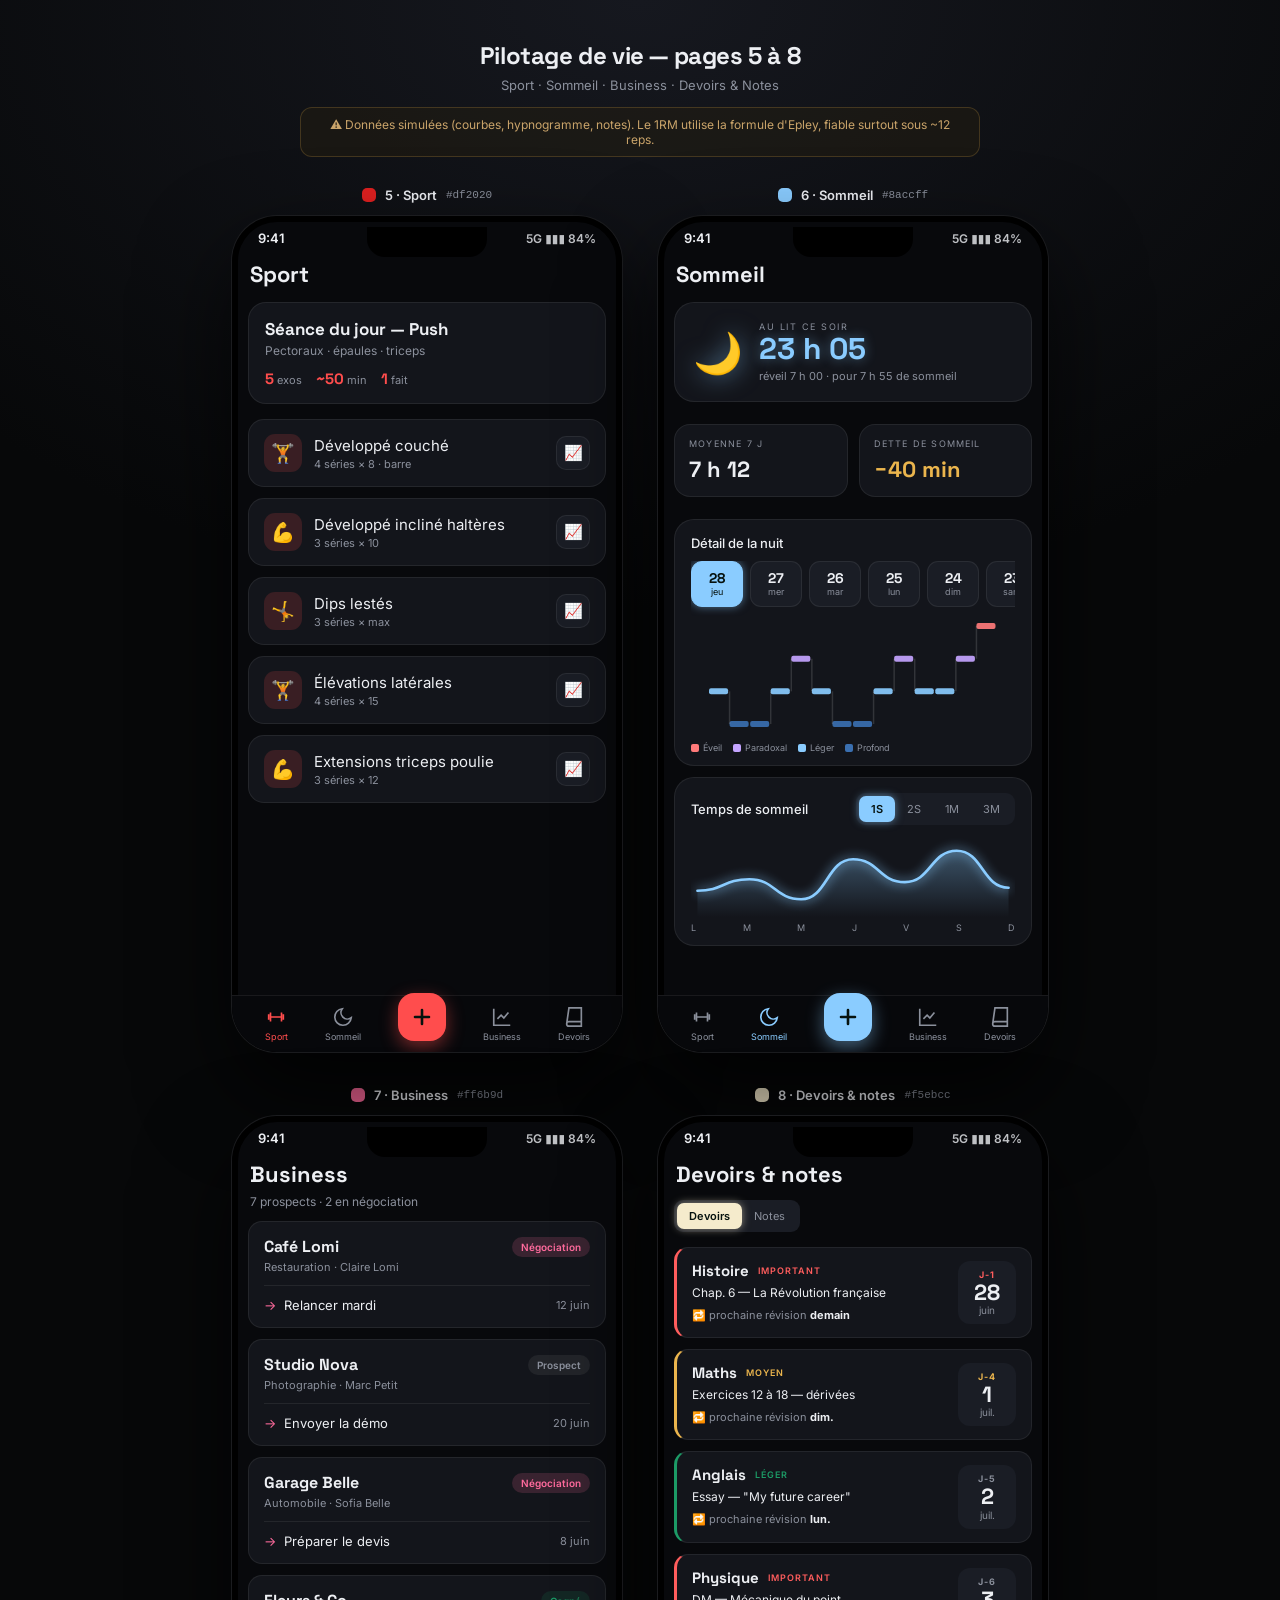
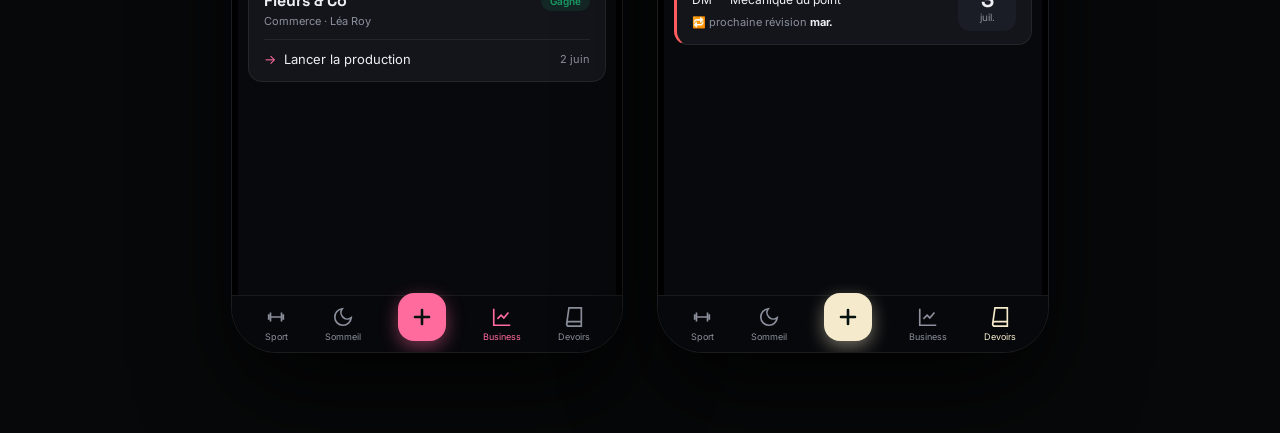
<file: design-reference/maquettes-pages-5-8.html>
<!DOCTYPE html>
<meta charset="utf-8">
<meta name="viewport" content="width=device-width, initial-scale=1">
<title>Pages 5–8 — maquettes</title>
<link rel="preconnect" href="https://fonts.googleapis.com">
<link href="https://fonts.googleapis.com/css2?family=Inter:wght@400;500;600;700&family=Space+Grotesk:wght@500;600;700&display=swap" rel="stylesheet">
<style>
  :root{--bg:#08090c;--card:#13151b;--card2:#1a1d25;--line:#ffffff12;--ink:#EDEFF3;--dim:#8b909c;--ui:'Inter',system-ui,sans-serif;--head:'Space Grotesk','Inter',sans-serif}
  *{box-sizing:border-box;margin:0;padding:0}
  body{min-height:100vh;padding:40px 24px 80px;background:radial-gradient(120% 50% at 50% 0%,#16181f 0%,#070809 60%);font-family:var(--ui);color:var(--ink)}
  .deck-title{text-align:center;margin-bottom:14px}
  .deck-title h1{font-family:var(--head);font-weight:700;font-size:24px;letter-spacing:-.4px}
  .deck-title p{color:var(--dim);font-size:13px;margin-top:6px}
  .warn{max-width:680px;margin:0 auto 30px;text-align:center;font-size:12px;color:#caa46a;background:#2a210f66;border:1px solid #EBB54D33;border-radius:12px;padding:9px 14px}
  .row{display:flex;flex-wrap:wrap;gap:34px;justify-content:center;align-items:flex-start}
  .frame{display:flex;flex-direction:column;align-items:center;gap:12px}
  .cap{display:flex;align-items:center;gap:9px;font-size:13px;color:var(--dim)}
  .cap .sw{width:14px;height:14px;border-radius:5px}.cap b{color:var(--ink);font-weight:600}
  .cap code{font-family:ui-monospace,monospace;font-size:11px;color:var(--dim)}
  .phone{width:392px;height:838px;border-radius:46px;background:var(--bg);border:1px solid #ffffff14;box-shadow:0 40px 90px #000a,inset 0 0 0 6px #000;position:relative;overflow:hidden;display:flex;flex-direction:column}
  .notch{position:absolute;top:11px;left:50%;transform:translateX(-50%);width:120px;height:30px;background:#000;border-radius:0 0 18px 18px;z-index:5}
  .statusbar{display:flex;justify-content:space-between;align-items:center;padding:14px 26px 4px;font-size:13px;font-weight:600;color:var(--ink);flex:none}
  .statusbar .r{display:flex;gap:6px;align-items:center;font-size:12px;opacity:.8}
  .top{flex:none;padding:8px 16px 0}
  .scroll{flex:1;display:flex;flex-direction:column;gap:11px;padding:8px 16px 0;overflow-y:auto;overflow-x:hidden}
  .scroll::-webkit-scrollbar{width:0}
  .pagetitle{font-family:var(--head);font-weight:700;font-size:22px;padding:2px;margin-bottom:4px}
  .pagesub{font-size:12px;color:var(--dim);padding:0 2px 4px}
  .seg{display:inline-flex;background:var(--card2);border-radius:9px;padding:3px}
  .seg button{border:none;background:transparent;color:var(--dim);font-family:var(--ui);font-size:11px;padding:6px 12px;border-radius:7px;cursor:pointer;transition:.2s}
  .seg button.on{background:var(--accent);color:#06120e;font-weight:600;box-shadow:0 0 9px color-mix(in srgb,var(--accent) 55%,transparent)}
  .tabbar{display:flex;align-items:center;justify-content:space-around;flex:none;padding:10px 14px calc(10px + env(safe-area-inset-bottom));border-top:1px solid var(--line);background:rgba(8,9,12,.92);backdrop-filter:blur(10px)}
  .tab{display:flex;flex-direction:column;align-items:center;gap:3px;font-size:9px;color:var(--dim)}
  .tab.on{color:var(--accent)}.tab svg{width:22px;height:22px;stroke:currentColor;fill:none;stroke-width:1.8}
  .fab{width:48px;height:48px;border-radius:16px;border:none;background:var(--accent);display:grid;place-items:center;box-shadow:0 6px 18px color-mix(in srgb,var(--accent) 45%,transparent);cursor:pointer;margin-top:-14px}
  .fab svg{stroke:#06120e;stroke-width:2.6;fill:none}
  .scrim{position:absolute;inset:0;background:rgba(4,5,8,.66);backdrop-filter:blur(4px);display:none;align-items:center;justify-content:center;z-index:20;padding:22px}
  .scrim.show{display:flex}
  .modal{width:100%;background:var(--card);border:1px solid color-mix(in srgb,var(--accent) 25%,transparent);border-radius:22px;padding:18px;position:relative;animation:pop .25s cubic-bezier(.34,1.3,.64,1);max-height:90%;overflow-y:auto}
  .modal::-webkit-scrollbar{width:0}
  .mclose{position:absolute;top:12px;right:14px;width:26px;height:26px;border-radius:50%;border:none;background:var(--card2);color:var(--dim);font-size:16px;cursor:pointer;z-index:2}
  .hide{display:none!important}

  /* SPORT compact + saisie */
  .sess{background:var(--card);border:1px solid var(--line);border-radius:18px;padding:15px 16px;margin-bottom:4px}
  .sess .t{font-family:var(--head);font-weight:700;font-size:17px}.sess .s{font-size:12px;color:var(--dim);margin-top:3px}
  .sess .meta{display:flex;gap:14px;margin-top:11px;font-size:11px;color:var(--dim)}.sess .meta b{color:var(--accent);font-family:var(--head);font-size:15px}
  .exoc{background:var(--card);border:1px solid var(--line);border-radius:16px;cursor:pointer}
  .exoc .eh{display:flex;align-items:center;gap:12px;padding:14px 15px}
  .exoc .anim{width:38px;height:38px;border-radius:11px;background:color-mix(in srgb,var(--accent) 16%,transparent);display:grid;place-items:center;font-size:19px;flex:none;animation:bob 1.8s ease-in-out infinite}
  .exoc .en{flex:1;min-width:0}.exoc .en .n{font-size:15px}.exoc .en .sub{font-size:11px;color:var(--dim);margin-top:2px}
  .exoc .en .sub b{color:var(--accent)}
  .exoc .chart-btn{width:34px;height:34px;border-radius:10px;border:1px solid var(--line);background:var(--card2);color:var(--accent);display:grid;place-items:center;cursor:pointer;font-size:15px;flex:none}
  .exoc.done{border-color:color-mix(in srgb,var(--accent) 35%,transparent)}
  /* saisie séries */
  .srow{display:grid;grid-template-columns:48px 1fr 1fr 28px;align-items:center;gap:8px;background:var(--card2);border-radius:10px;padding:8px 10px;margin-bottom:7px}
  .srow .si{font-size:10px;color:var(--dim)}
  .srow .field{display:flex;align-items:center;gap:5px;background:#0e0e12;border:1px solid var(--line);border-radius:8px;padding:6px 8px}
  .srow .field input{width:100%;background:none;border:none;color:var(--ink);font-size:14px;font-family:var(--head);font-weight:700;text-align:right;outline:none}
  .srow .field span{font-size:10px;color:var(--dim)}
  .srow .del{width:24px;height:24px;border-radius:7px;border:none;background:#ffffff10;color:var(--dim);cursor:pointer;font-size:15px}
  .addset{width:100%;border:1px dashed #ffffff26;background:transparent;color:var(--dim);border-radius:10px;padding:9px;font-size:12px;cursor:pointer;font-family:var(--ui);margin-bottom:13px}
  .savestat{display:flex;justify-content:space-between;gap:12px;background:color-mix(in srgb,var(--accent) 10%,transparent);border-radius:11px;padding:11px 13px;margin-bottom:13px;font-size:12px;color:var(--dim)}
  .savestat b{font-family:var(--head);color:var(--accent);font-size:16px;display:block}
  .saveb{width:100%;background:var(--accent);color:#06120e;border:none;border-radius:11px;padding:12px;font-weight:600;font-size:14px;cursor:pointer;font-family:var(--ui)}
  .algo-note{font-size:10px;color:#caa46a;margin-top:10px;line-height:1.4}

  /* SOMMEIL */
  .bedhero{display:flex;align-items:center;gap:16px;background:var(--card);border:1px solid var(--line);border-radius:20px;padding:18px;margin-bottom:11px}
  .bedhero .moon{font-size:40px;filter:drop-shadow(0 0 12px color-mix(in srgb,var(--accent) 55%,transparent))}
  .bedhero .lab{font-size:9px;text-transform:uppercase;letter-spacing:1.5px;color:var(--dim)}
  .bedhero .big{font-family:var(--head);font-weight:700;font-size:30px;color:var(--accent);text-shadow:0 0 12px color-mix(in srgb,var(--accent) 45%,transparent);line-height:1.1}
  .bedhero .sub{font-size:11px;color:var(--dim);margin-top:4px}
  .sl2{display:grid;grid-template-columns:1fr 1fr;gap:11px;margin-bottom:11px}
  .scard{background:var(--card);border:1px solid var(--line);border-radius:16px;padding:13px 14px}
  .scard .l{font-size:9px;text-transform:uppercase;letter-spacing:1.2px;color:var(--dim)}
  .scard .b{font-family:var(--head);font-weight:700;font-size:22px;margin-top:6px}.scard.debt .b{color:#EBB54D}
  .hyp{background:var(--card);border:1px solid var(--line);border-radius:20px;padding:15px 16px 12px}
  .hyp .tt{font-size:13px;font-weight:500;margin-bottom:10px;display:block}
  .nightsel{display:flex;gap:7px;overflow-x:auto;padding-bottom:9px;margin-bottom:4px}
  .nightsel::-webkit-scrollbar{height:0}
  .nightsel button{flex:none;border:1px solid var(--line);background:var(--card2);color:var(--dim);border-radius:11px;padding:8px 13px;cursor:pointer;font-family:var(--ui);text-align:center;line-height:1.2;min-width:52px}
  .nightsel button .dd{font-family:var(--head);font-weight:700;font-size:14px;color:var(--ink)}
  .nightsel button .dn{font-size:9px}
  .nightsel button.on{background:var(--accent);border-color:var(--accent);box-shadow:0 0 9px color-mix(in srgb,var(--accent) 50%,transparent)}
  .nightsel button.on .dd,.nightsel button.on .dn{color:#06120e}
  .hyp .legend{display:flex;gap:11px;flex-wrap:wrap;margin-top:8px;font-size:9px;color:var(--dim)}
  .hyp .legend i{display:inline-block;width:8px;height:8px;border-radius:2px;margin-right:4px;vertical-align:middle}
  .hh2{display:flex;justify-content:space-between;align-items:center;margin-bottom:8px}
  .slc{width:100%;height:84px;display:block}
  .slc .ln{fill:none;stroke:var(--accent);stroke-width:2.5;stroke-linecap:round;filter:drop-shadow(0 0 5px var(--accent));stroke-dasharray:700;stroke-dashoffset:700;animation:draw 1.4s .1s ease forwards}
  .slc .ar{opacity:0;animation:fade .6s .9s ease forwards}
  .slx{display:flex;justify-content:space-between;font-size:9px;color:var(--dim);margin-top:5px}

  /* BUSINESS */
  .prospect{background:var(--card);border:1px solid var(--line);border-radius:14px;padding:14px 15px;cursor:pointer}
  .prospect .pt{display:flex;justify-content:space-between;align-items:center;margin-bottom:3px}
  .prospect .co{font-family:var(--head);font-weight:700;font-size:16px}
  .prospect .st{font-size:10px;font-weight:600;padding:4px 9px;border-radius:99px}
  .st-neg{color:var(--accent);background:color-mix(in srgb,var(--accent) 16%,transparent)}
  .st-pro{color:#8b909c;background:#ffffff10}.st-win{color:#1c9b66;background:#1c9b6622}
  .prospect .sec{font-size:11px;color:var(--dim);margin-bottom:11px}
  .prospect .nx{display:flex;align-items:center;gap:8px;font-size:13px;border-top:1px solid var(--line);padding-top:11px}
  .prospect .nx .ic{color:var(--accent)}.prospect .nx .dt{margin-left:auto;font-size:11px;color:var(--dim)}
  .fiche .co{font-family:var(--head);font-weight:700;font-size:20px;padding-right:30px}
  .fiche .row{display:flex;justify-content:space-between;gap:14px;padding:10px 0;border-bottom:1px solid var(--line);font-size:13px}
  .fiche .k{color:var(--dim);white-space:nowrap}.fiche .vv{color:var(--ink);text-align:right}.fiche a{color:var(--accent);text-decoration:none}
  .fiche .modbtn{margin-top:14px;width:100%;background:var(--accent);color:#06120e;border:none;border-radius:11px;padding:12px;font-weight:600;font-size:14px;cursor:pointer;font-family:var(--ui)}
  .edit label{font-size:10px;text-transform:uppercase;letter-spacing:.8px;color:var(--dim);display:block;margin:10px 0 4px}
  .edit input,.edit select{width:100%;background:#0e0e12;border:1px solid var(--line);border-radius:9px;padding:9px 11px;color:var(--ink);font-size:13px;font-family:var(--ui)}
  .edit input:focus,.edit select:focus{outline:none;border-color:var(--accent)}
  .edit .g2{display:grid;grid-template-columns:1fr 1fr;gap:10px}
  .edit .save{margin-top:14px;width:100%;background:var(--accent);color:#06120e;border:none;border-radius:11px;padding:12px;font-weight:600;font-size:14px;cursor:pointer;font-family:var(--ui)}

  /* DEVOIRS / NOTES */
  .hw{display:flex;gap:13px;background:var(--card);border:1px solid var(--line);border-left:3px solid var(--imp,#8b909c);border-radius:14px;padding:13px 15px}
  .hw .main{flex:1;min-width:0}
  .hw .top2{display:flex;align-items:center;gap:9px}
  .hw .mat{font-family:var(--head);font-weight:700;font-size:15px}
  .hw .imp{font-size:9px;text-transform:uppercase;letter-spacing:1px;font-weight:600;color:var(--imp,#8b909c)}
  .hw .chap{font-size:12px;color:var(--ink);margin:5px 0 8px}
  .hw .rev{font-size:11px;color:var(--dim)}.hw .rev b{color:var(--ink)}
  .hw .date{flex:none;width:58px;border-radius:12px;background:var(--card2);text-align:center;padding:8px 0;align-self:flex-start}
  .hw .date .jx{font-size:9px;text-transform:uppercase;letter-spacing:1px;font-weight:700;color:var(--ddc,#8b909c)}
  .hw .date .dd{font-family:var(--head);font-weight:700;font-size:22px;line-height:1.1}
  .hw .date .dm{font-size:10px;color:var(--dim)}
  .subj{background:var(--card);border:1px solid var(--line);border-radius:14px;padding:13px 15px;cursor:pointer}
  .subj .top2{display:flex;justify-content:space-between;align-items:baseline;margin-bottom:9px}
  .subj .name{font-size:14px}.subj .avg{font-family:var(--head);font-weight:700;font-size:18px}
  .subj .avg .obj{font-size:11px;color:var(--dim);font-weight:400;font-family:var(--ui)}
  .subj .track{height:7px;border-radius:99px;background:#ffffff10;overflow:visible;position:relative}
  .subj .fill{height:100%;border-radius:99px;background:var(--accent)}
  .subj .objmark{position:absolute;top:-2px;width:2px;height:11px;background:#fff8}
  .grade{display:flex;align-items:center;gap:12px;background:var(--card);border:1px solid var(--line);border-radius:13px;padding:12px 14px}
  .grade .g{font-family:var(--head);font-weight:700;font-size:20px;width:62px;flex:none}.grade .g .max{font-size:11px;color:var(--dim);font-weight:400}
  .grade .gi{flex:1}.grade .gt{font-size:13px}.grade .gc{font-size:10.5px;color:var(--dim);margin-top:2px}
  .trie{margin-bottom:2px}
  .mh{font-family:var(--head);font-weight:700;font-size:18px;padding-right:30px}
  .mh .ma{font-size:12px;color:var(--dim);font-weight:400;font-family:var(--ui);margin-top:3px}

  @keyframes grow{to{height:var(--h)}}@keyframes bob{0%,100%{transform:translateY(0)}50%{transform:translateY(-3px)}}
  @keyframes draw{to{stroke-dashoffset:0}}@keyframes fade{to{opacity:1}}@keyframes pop{from{opacity:0;transform:scale(.9)}to{opacity:1;transform:scale(1)}}
  @media(prefers-reduced-motion:reduce){*{animation-duration:.01ms!important}}
</style>

<div class="deck-title"><h1>Pilotage de vie — pages 5 à 8</h1><p>Sport · Sommeil · Business · Devoirs &amp; Notes</p></div>
<div class="warn">⚠️ Données simulées (courbes, hypnogramme, notes). Le 1RM utilise la formule d'Epley, fiable surtout sous ~12 reps.</div>

<div class="row">

  <!-- PAGE 5 SPORT -->
  <div class="frame">
    <div class="cap"><span class="sw" style="background:#df2020"></span><b>5 · Sport</b><code>#df2020</code></div>
    <div class="phone" style="--accent:#ff4d4d">
      <div class="notch"></div><div class="statusbar"><span>9:41</span><span class="r">5G ▮▮▮ 84%</span></div>
      <div class="top"><div class="pagetitle">Sport</div></div>
      <div class="scroll" style="padding-top:8px">
        <div class="sess"><div class="t">Séance du jour — Push</div><div class="s">Pectoraux · épaules · triceps</div><div class="meta"><span><b>5</b> exos</span><span><b>~50</b> min</span><span><b id="sport-done">1</b> fait</span></div></div>
        <div class="exoc" data-exo data-name="Développé couché" data-target="4 séries × 8 · barre" data-series="[[8,60],[8,60],[7,62],[0,0]]"><div class="eh"><span class="anim">🏋️</span><div class="en"><div class="n">Développé couché</div><div class="sub" data-sub>4 séries × 8 · barre</div></div><button class="chart-btn" data-exo-chart>📈</button></div></div>
        <div class="exoc" data-exo data-name="Développé incliné haltères" data-target="3 séries × 10" data-series="[[10,22],[0,0],[0,0]]"><div class="eh"><span class="anim">💪</span><div class="en"><div class="n">Développé incliné haltères</div><div class="sub" data-sub>3 séries × 10</div></div><button class="chart-btn" data-exo-chart>📈</button></div></div>
        <div class="exoc" data-exo data-name="Dips lestés" data-target="3 séries × max" data-series="[[12,15],[0,0],[0,0]]"><div class="eh"><span class="anim">🤸</span><div class="en"><div class="n">Dips lestés</div><div class="sub" data-sub>3 séries × max</div></div><button class="chart-btn" data-exo-chart>📈</button></div></div>
        <div class="exoc" data-exo data-name="Élévations latérales" data-target="4 séries × 15" data-series="[[15,10],[0,0],[0,0],[0,0]]"><div class="eh"><span class="anim">🏋️</span><div class="en"><div class="n">Élévations latérales</div><div class="sub" data-sub>4 séries × 15</div></div><button class="chart-btn" data-exo-chart>📈</button></div></div>
        <div class="exoc" data-exo data-name="Extensions triceps poulie" data-target="3 séries × 12" data-series="[[12,30],[0,0],[0,0]]"><div class="eh"><span class="anim">💪</span><div class="en"><div class="n">Extensions triceps poulie</div><div class="sub" data-sub>3 séries × 12</div></div><button class="chart-btn" data-exo-chart>📈</button></div></div>
        <div style="height:8px"></div>
      </div>
      <!-- popup saisie séries -->
      <div class="scrim" data-entry-scrim>
        <div class="modal"><button class="mclose" data-mclose>×</button>
          <div style="font-family:var(--head);font-weight:700;font-size:17px;margin-bottom:3px" data-entry-title>Exercice</div>
          <div style="font-size:11px;color:var(--dim);margin-bottom:14px" data-entry-target>—</div>
          <div data-entry-rows></div>
          <button class="addset" data-addset>＋ Ajouter une série</button>
          <div class="savestat"><div>1RM estimé<b data-entry-1rm>—</b></div><div style="text-align:right">Volume total<b data-entry-vol>—</b></div></div>
          <button class="saveb" data-entry-save>Enregistrer</button>
          <div class="algo-note">Le 1RM estimé suit la formule d'Epley (kg × (1 + reps/30)). Fiable surtout sous ~12 reps ; au-delà, c'est une approximation.</div>
        </div>
      </div>
      <!-- popup graphique évolution -->
      <div class="scrim" data-exo-scrim>
        <div class="modal"><button class="mclose" data-mclose>×</button>
          <div style="font-family:var(--head);font-weight:700;font-size:17px;margin-bottom:3px" data-exo-title>Exercice</div>
          <div style="font-size:11px;color:var(--dim);margin-bottom:12px">1RM estimé (Epley) · <span data-exo-trend style="font-weight:600"></span> · <span style="color:#caa46a">simulé</span></div>
          <div class="seg" data-exo-seg style="margin-bottom:12px"><button class="on" data-k="1S">1S</button><button data-k="1M">1M</button><button data-k="6M">6M</button><button data-k="1A">1an</button></div>
          <svg data-exo-svg viewBox="0 0 300 120" style="width:100%;height:120px"><defs><linearGradient id="eg" x1="0" y1="0" x2="0" y2="1"><stop offset="0" stop-color="var(--accent)" stop-opacity=".35"/><stop offset="1" stop-color="var(--accent)" stop-opacity="0"/></linearGradient></defs><path data-exo-area fill="url(#eg)"></path><path data-exo-line fill="none" stroke="var(--accent)" stroke-width="2.5" stroke-linecap="round" style="filter:drop-shadow(0 0 5px var(--accent))"></path></svg>
          <div data-exo-x style="display:flex;justify-content:space-between;font-size:9px;color:var(--dim);margin-top:5px"></div>
        </div>
      </div>
      <div class="tabbar"><div class="tab on"><svg viewBox="0 0 24 24"><path d="M6 7v10M18 7v10M4 9v6M20 9v6M6 12h12"/></svg>Sport</div><div class="tab"><svg viewBox="0 0 24 24"><path d="M21 12.8A9 9 0 1 1 11.2 3 7 7 0 0 0 21 12.8z"/></svg>Sommeil</div><button class="fab"><svg width="24" height="24" viewBox="0 0 24 24"><path d="M12 5v14M5 12h14" stroke-linecap="round"/></svg></button><div class="tab"><svg viewBox="0 0 24 24"><path d="M3 3v18h18M7 14l4-4 3 3 5-6"/></svg>Business</div><div class="tab"><svg viewBox="0 0 24 24"><path d="M4 19.5A2.5 2.5 0 0 1 6.5 17H20M6.5 2H20v20H6.5A2.5 2.5 0 0 1 4 19.5z"/></svg>Devoirs</div></div>
    </div>
  </div>

  <!-- PAGE 6 SOMMEIL -->
  <div class="frame">
    <div class="cap"><span class="sw" style="background:#8accff"></span><b>6 · Sommeil</b><code>#8accff</code></div>
    <div class="phone" style="--accent:#8accff">
      <div class="notch"></div><div class="statusbar"><span>9:41</span><span class="r">5G ▮▮▮ 84%</span></div>
      <div class="top"><div class="pagetitle">Sommeil</div></div>
      <div class="scroll" style="padding-top:8px">
        <div class="bedhero"><span class="moon">🌙</span><div><div class="lab">Au lit ce soir</div><div class="big">23 h 05</div><div class="sub">réveil 7 h 00 · pour 7 h 55 de sommeil</div></div></div>
        <div class="sl2"><div class="scard"><div class="l">Moyenne 7 j</div><div class="b">7 h 12</div></div><div class="scard debt"><div class="l">Dette de sommeil</div><div class="b">−40 min</div></div></div>
        <div class="hyp">
          <span class="tt">Détail de la nuit</span>
          <div class="nightsel" data-nightsel></div>
          <svg data-hypno viewBox="0 0 300 110" style="width:100%;height:110px"></svg>
          <div class="legend"><span><i style="background:#ff7a7a"></i>Éveil</span><span><i style="background:#c4a4ff"></i>Paradoxal</span><span><i style="background:#8accff"></i>Léger</span><span><i style="background:#3a6fb0"></i>Profond</span></div>
        </div>
        <div class="hyp">
          <div class="hh2"><span class="tt" style="margin:0">Temps de sommeil</span><div class="seg" data-dur-seg><button class="on" data-k="1S">1S</button><button data-k="2S">2S</button><button data-k="1M">1M</button><button data-k="3M">3M</button></div></div>
          <svg class="slc" data-durline viewBox="0 0 300 80" preserveAspectRatio="none"><defs><linearGradient id="sg" x1="0" y1="0" x2="0" y2="1"><stop offset="0" stop-color="var(--accent)" stop-opacity=".34"/><stop offset="1" stop-color="var(--accent)" stop-opacity="0"/></linearGradient></defs><path class="ar" fill="url(#sg)"></path><path class="ln"></path></svg>
          <div class="slx" data-durx></div>
        </div>
        <div style="height:8px"></div>
      </div>
      <div class="tabbar"><div class="tab"><svg viewBox="0 0 24 24"><path d="M6 7v10M18 7v10M4 9v6M20 9v6M6 12h12"/></svg>Sport</div><div class="tab on"><svg viewBox="0 0 24 24"><path d="M21 12.8A9 9 0 1 1 11.2 3 7 7 0 0 0 21 12.8z"/></svg>Sommeil</div><button class="fab"><svg width="24" height="24" viewBox="0 0 24 24"><path d="M12 5v14M5 12h14" stroke-linecap="round"/></svg></button><div class="tab"><svg viewBox="0 0 24 24"><path d="M3 3v18h18M7 14l4-4 3 3 5-6"/></svg>Business</div><div class="tab"><svg viewBox="0 0 24 24"><path d="M4 19.5A2.5 2.5 0 0 1 6.5 17H20M6.5 2H20v20H6.5A2.5 2.5 0 0 1 4 19.5z"/></svg>Devoirs</div></div>
    </div>
  </div>

  <!-- PAGE 7 BUSINESS -->
  <div class="frame">
    <div class="cap"><span class="sw" style="background:#ff6b9d"></span><b>7 · Business</b><code>#ff6b9d</code></div>
    <div class="phone" style="--accent:#ff6b9d">
      <div class="notch"></div><div class="statusbar"><span>9:41</span><span class="r">5G ▮▮▮ 84%</span></div>
      <div class="top"><div class="pagetitle">Business</div><div class="pagesub">7 prospects · 2 en négociation</div></div>
      <div class="scroll" style="padding-top:8px">
        <div class="prospect" data-prospect data-co="Café Lomi" data-ger="Claire Lomi" data-tel="06 12 34 56 78 · claire@lomi.fr" data-sec="Restauration" data-demo="https://demo.app/cafe-lomi" data-date="12 juin" data-stat="Négociation" data-next="Relancer mardi par téléphone"><div class="pt"><span class="co">Café Lomi</span><span class="st st-neg">Négociation</span></div><div class="sec">Restauration · Claire Lomi</div><div class="nx"><span class="ic">→</span>Relancer mardi<span class="dt">12 juin</span></div></div>
        <div class="prospect" data-prospect data-co="Studio Nova" data-ger="Marc Petit" data-tel="07 88 77 66 55 · marc@studionova.fr" data-sec="Photographie" data-demo="https://demo.app/studio-nova" data-date="20 juin" data-stat="Prospect" data-next="Envoyer la démo"><div class="pt"><span class="co">Studio Nova</span><span class="st st-pro">Prospect</span></div><div class="sec">Photographie · Marc Petit</div><div class="nx"><span class="ic">→</span>Envoyer la démo<span class="dt">20 juin</span></div></div>
        <div class="prospect" data-prospect data-co="Garage Belle" data-ger="Sofia Belle" data-tel="06 44 33 22 11 · sofia@garagebelle.fr" data-sec="Automobile" data-demo="https://demo.app/garage-belle" data-date="8 juin" data-stat="Négociation" data-next="Préparer le devis final"><div class="pt"><span class="co">Garage Belle</span><span class="st st-neg">Négociation</span></div><div class="sec">Automobile · Sofia Belle</div><div class="nx"><span class="ic">→</span>Préparer le devis<span class="dt">8 juin</span></div></div>
        <div class="prospect" data-prospect data-co="Fleurs & Co" data-ger="Léa Roy" data-tel="07 11 22 33 44 · lea@fleursco.fr" data-sec="Commerce" data-demo="https://demo.app/fleurs-co" data-date="2 juin" data-stat="Gagné" data-next="Lancer la production"><div class="pt"><span class="co">Fleurs &amp; Co</span><span class="st st-win">Gagné</span></div><div class="sec">Commerce · Léa Roy</div><div class="nx"><span class="ic">→</span>Lancer la production<span class="dt">2 juin</span></div></div>
        <div style="height:8px"></div>
      </div>
      <div class="scrim" data-fiche-scrim>
        <div class="modal"><button class="mclose" data-mclose>×</button>
          <div data-view>
            <div class="fiche"><div class="co" data-f="co">—</div><div style="margin-top:12px">
              <div class="row"><span class="k">Gérant</span><span class="vv" data-f="ger">—</span></div>
              <div class="row"><span class="k">Tél / Mail</span><span class="vv" data-f="tel">—</span></div>
              <div class="row"><span class="k">Secteur</span><span class="vv" data-f="sec">—</span></div>
              <div class="row"><span class="k">Démo envoyée</span><span class="vv"><a data-f="demo" href="#">Voir le lien ↗</a></span></div>
              <div class="row"><span class="k">Date de contact</span><span class="vv" data-f="date">—</span></div>
              <div class="row"><span class="k">Statut</span><span class="vv" data-f="stat">—</span></div>
              <div class="row"><span class="k">Prochaine action</span><span class="vv" data-f="next">—</span></div>
            </div><button class="modbtn" data-modifier>Modifier</button></div>
          </div>
          <div data-editview class="edit hide">
            <div style="font-family:var(--head);font-weight:700;font-size:17px;margin-bottom:6px">Modifier le prospect</div>
            <label>Entreprise</label><input data-e="co">
            <div class="g2"><div><label>Gérant</label><input data-e="ger"></div><div><label>Secteur</label><input data-e="sec"></div></div>
            <label>Tél / Mail</label><input data-e="tel">
            <div class="g2"><div><label>Date de contact</label><input data-e="date"></div><div><label>Statut</label><select data-e="stat"><option>Prospect</option><option>Négociation</option><option>Gagné</option><option>Perdu</option></select></div></div>
            <label>Démo envoyée (lien)</label><input data-e="demo">
            <label>Prochaine action</label><input data-e="next">
            <button class="save" data-save>Enregistrer</button>
          </div>
        </div>
      </div>
      <div class="tabbar"><div class="tab"><svg viewBox="0 0 24 24"><path d="M6 7v10M18 7v10M4 9v6M20 9v6M6 12h12"/></svg>Sport</div><div class="tab"><svg viewBox="0 0 24 24"><path d="M21 12.8A9 9 0 1 1 11.2 3 7 7 0 0 0 21 12.8z"/></svg>Sommeil</div><button class="fab"><svg width="24" height="24" viewBox="0 0 24 24"><path d="M12 5v14M5 12h14" stroke-linecap="round"/></svg></button><div class="tab on"><svg viewBox="0 0 24 24"><path d="M3 3v18h18M7 14l4-4 3 3 5-6"/></svg>Business</div><div class="tab"><svg viewBox="0 0 24 24"><path d="M4 19.5A2.5 2.5 0 0 1 6.5 17H20M6.5 2H20v20H6.5A2.5 2.5 0 0 1 4 19.5z"/></svg>Devoirs</div></div>
    </div>
  </div>

  <!-- PAGE 8 DEVOIRS / NOTES -->
  <div class="frame">
    <div class="cap"><span class="sw" style="background:#f5ebcc"></span><b>8 · Devoirs &amp; notes</b><code>#f5ebcc</code></div>
    <div class="phone" style="--accent:#f5ebcc">
      <div class="notch"></div><div class="statusbar"><span>9:41</span><span class="r">5G ▮▮▮ 84%</span></div>
      <div class="top"><div class="pagetitle">Devoirs &amp; notes</div><div class="seg" data-dn-seg style="margin:6px 0 4px"><button class="on" data-v="dev">Devoirs</button><button data-v="notes">Notes</button></div></div>
      <!-- DEVOIRS -->
      <div class="scroll" data-dn="dev" style="padding-top:11px">
        <div class="hw" style="--imp:#ff5d5d"><div class="main"><div class="top2"><span class="mat">Histoire</span><span class="imp">Important</span></div><div class="chap">Chap. 6 — La Révolution française</div><div class="rev">🔁 prochaine révision <b>demain</b></div></div><div class="date" style="--ddc:#ff5d5d"><div class="jx">J-1</div><div class="dd">28</div><div class="dm">juin</div></div></div>
        <div class="hw" style="--imp:#EBB54D"><div class="main"><div class="top2"><span class="mat">Maths</span><span class="imp">Moyen</span></div><div class="chap">Exercices 12 à 18 — dérivées</div><div class="rev">🔁 prochaine révision <b>dim.</b></div></div><div class="date" style="--ddc:#EBB54D"><div class="jx">J-4</div><div class="dd">1</div><div class="dm">juil.</div></div></div>
        <div class="hw" style="--imp:#1c9b66"><div class="main"><div class="top2"><span class="mat">Anglais</span><span class="imp">Léger</span></div><div class="chap">Essay — "My future career"</div><div class="rev">🔁 prochaine révision <b>lun.</b></div></div><div class="date" style="--ddc:#8b909c"><div class="jx">J-5</div><div class="dd">2</div><div class="dm">juil.</div></div></div>
        <div class="hw" style="--imp:#ff5d5d"><div class="main"><div class="top2"><span class="mat">Physique</span><span class="imp">Important</span></div><div class="chap">DM — Mécanique du point</div><div class="rev">🔁 prochaine révision <b>mar.</b></div></div><div class="date" style="--ddc:#8b909c"><div class="jx">J-6</div><div class="dd">3</div><div class="dm">juil.</div></div></div>
        <div style="height:8px"></div>
      </div>
      <!-- NOTES -->
      <div class="scroll hide" data-dn="notes" style="padding-top:11px">
        <div class="trie"><div class="seg" data-tri-seg><button class="on" data-t="recent">Dernières notes</button><button data-t="mat">Par matière</button></div></div>
        <div data-tri="recent" style="display:flex;flex-direction:column;gap:11px">
          <div class="grade"><div class="g">16<span class="max">/20</span></div><div class="gi"><div class="gt">Histoire — Révolution</div><div class="gc">moyenne classe 11,8</div></div></div>
          <div class="grade"><div class="g">13<span class="max">/20</span></div><div class="gi"><div class="gt">Maths — Suites</div><div class="gc">moyenne classe 9,4</div></div></div>
          <div class="grade"><div class="g">15<span class="max">/20</span></div><div class="gi"><div class="gt">Anglais — Oral</div><div class="gc">moyenne classe 13,1</div></div></div>
          <div class="grade"><div class="g">11<span class="max">/20</span></div><div class="gi"><div class="gt">Physique — Forces</div><div class="gc">moyenne classe 10,2</div></div></div>
          <div class="grade"><div class="g">14<span class="max">/20</span></div><div class="gi"><div class="gt">Maths — Dérivées</div><div class="gc">moyenne classe 8,9</div></div></div>
          <div class="grade"><div class="g">17<span class="max">/20</span></div><div class="gi"><div class="gt">Histoire — Empire</div><div class="gc">moyenne classe 12,5</div></div></div>
        </div>
        <div data-tri="mat" class="hide" style="display:flex;flex-direction:column;gap:11px">
          <div class="subj" data-subj="Histoire"><div class="top2"><span class="name">Histoire</span><span class="avg">14,2 <span class="obj">/ obj. 15</span></span></div><div class="track"><div class="fill" style="width:71%"></div><div class="objmark" style="left:75%"></div></div></div>
          <div class="subj" data-subj="Maths"><div class="top2"><span class="name">Maths</span><span class="avg">11,6 <span class="obj">/ obj. 13</span></span></div><div class="track"><div class="fill" style="width:58%"></div><div class="objmark" style="left:65%"></div></div></div>
          <div class="subj" data-subj="Anglais"><div class="top2"><span class="name">Anglais</span><span class="avg">15,0 <span class="obj">/ obj. 15</span></span></div><div class="track"><div class="fill" style="width:75%"></div><div class="objmark" style="left:75%"></div></div></div>
          <div class="subj" data-subj="Physique"><div class="top2"><span class="name">Physique</span><span class="avg">12,8 <span class="obj">/ obj. 14</span></span></div><div class="track"><div class="fill" style="width:64%"></div><div class="objmark" style="left:70%"></div></div></div>
          <div style="display:flex;justify-content:space-between;align-items:center;background:color-mix(in srgb,var(--accent) 14%,var(--card));border:1px solid color-mix(in srgb,var(--accent) 30%,transparent);border-radius:14px;padding:14px 16px;margin-top:3px"><span style="font-size:13px;font-weight:600">Moyenne générale</span><span style="font-family:var(--head);font-weight:700;font-size:22px">13,4 <span style="font-size:12px;color:var(--dim);font-weight:400;font-family:var(--ui)">/ 20</span></span></div>
        </div>
        <div style="height:8px"></div>
      </div>
      <!-- popup matière -->
      <div class="scrim" data-subj-scrim>
        <div class="modal"><button class="mclose" data-mclose>×</button>
          <div class="mh" data-subj-name>Matière<div class="ma" data-subj-meta></div></div>
          <div data-subj-list style="display:flex;flex-direction:column;gap:9px;margin-top:14px"></div>
        </div>
      </div>
      <div class="tabbar"><div class="tab"><svg viewBox="0 0 24 24"><path d="M6 7v10M18 7v10M4 9v6M20 9v6M6 12h12"/></svg>Sport</div><div class="tab"><svg viewBox="0 0 24 24"><path d="M21 12.8A9 9 0 1 1 11.2 3 7 7 0 0 0 21 12.8z"/></svg>Sommeil</div><button class="fab"><svg width="24" height="24" viewBox="0 0 24 24"><path d="M12 5v14M5 12h14" stroke-linecap="round"/></svg></button><div class="tab"><svg viewBox="0 0 24 24"><path d="M3 3v18h18M7 14l4-4 3 3 5-6"/></svg>Business</div><div class="tab on"><svg viewBox="0 0 24 24"><path d="M4 19.5A2.5 2.5 0 0 1 6.5 17H20M6.5 2H20v20H6.5A2.5 2.5 0 0 1 4 19.5z"/></svg>Devoirs</div></div>
    </div>
  </div>

</div>

<script>
/* ===== util 1RM Epley ===== */
const e1rm=(reps,kg)=>kg>0&&reps>0?kg*(1+reps/30):0;

/* ===== SPORT : popup saisie séries ===== */
document.querySelectorAll('.phone').forEach(ph=>{
  const es=ph.querySelector('[data-entry-scrim]');if(!es)return;
  const rowsEl=es.querySelector('[data-entry-rows]'),titleEl=es.querySelector('[data-entry-title]'),targetEl=es.querySelector('[data-entry-target]');
  const oneRmEl=es.querySelector('[data-entry-1rm]'),volEl=es.querySelector('[data-entry-vol]');
  let cur=null;
  function rowHTML(r,k){return `<div class="srow"><span class="si">Série ${r+1}</span><div class="field"><input type="number" data-reps value="${k[0]||''}"><span>reps</span></div><div class="field"><input type="number" data-kg value="${k[1]||''}"><span>kg</span></div><button class="del" data-del>×</button></div>`;}
  function recalc(){const rows=[...rowsEl.querySelectorAll('.srow')];let best=0,vol=0;rows.forEach(rw=>{const reps=+rw.querySelector('[data-reps]').value||0,kg=+rw.querySelector('[data-kg]').value||0;vol+=reps*kg;best=Math.max(best,e1rm(reps,kg));});oneRmEl.textContent=best?best.toFixed(1)+' kg':'—';volEl.textContent=vol?vol.toLocaleString('fr-FR')+' kg':'—';return{best,vol,n:rows.filter(rw=>(+rw.querySelector('[data-reps]').value||0)>0).length};}
  function renumber(){[...rowsEl.querySelectorAll('.srow .si')].forEach((s,i)=>s.textContent='Série '+(i+1));}
  function bind(){rowsEl.querySelectorAll('input').forEach(i=>i.oninput=recalc);rowsEl.querySelectorAll('[data-del]').forEach(b=>b.onclick=()=>{b.closest('.srow').remove();renumber();recalc();});}
  function open(exo){cur=exo;titleEl.textContent=exo.dataset.name;targetEl.textContent='Objectif : '+exo.dataset.target;
    const series=JSON.parse(exo.dataset.series);rowsEl.innerHTML=series.map((k,r)=>rowHTML(r,k)).join("");bind();recalc();es.classList.add('show');}
  ph.querySelectorAll('[data-exo]').forEach(exo=>exo.addEventListener('click',e=>{if(e.target.closest('[data-exo-chart]'))return;open(exo);}));
  es.querySelector('[data-addset]').onclick=()=>{const r=rowsEl.querySelectorAll('.srow').length;rowsEl.insertAdjacentHTML('beforeend',rowHTML(r,[ '','' ]));bind();recalc();};
  es.querySelector('[data-entry-save]').onclick=()=>{const st=recalc();const series=[...rowsEl.querySelectorAll('.srow')].map(rw=>[+rw.querySelector('[data-reps]').value||0,+rw.querySelector('[data-kg]').value||0]);cur.dataset.series=JSON.stringify(series);cur.classList.add('done');cur.querySelector('[data-sub]').innerHTML=`${st.n} séries · 1RM est. <b>${st.best.toFixed(0)} kg</b>`;document.getElementById('sport-done').textContent=ph.querySelectorAll('.exoc.done').length;es.classList.remove('show');};
  es.addEventListener('click',e=>{if(e.target===es||e.target.hasAttribute('data-mclose'))es.classList.remove('show');});
});

/* ===== SPORT : graphique évolution 1RM ===== */
const EXO={"1S":[58,60,60,62],"1M":[55,57,58,60,60,62,62],"6M":[48,50,52,54,56,58,60,62],"1A":[40,43,45,48,50,53,56,58,60,62]};
const EXOLAB={"1S":["S1","S2","S3","auj."],"1M":["","","","","","","auj."],"6M":["-6M","","","","","","","auj."],"1A":["-1an","","","","","","","","","auj."]};
document.querySelectorAll('.phone').forEach(ph=>{
  const scrim=ph.querySelector('[data-exo-scrim]');if(!scrim)return;
  const line=scrim.querySelector('[data-exo-line]'),area=scrim.querySelector('[data-exo-area]'),xx=scrim.querySelector('[data-exo-x]'),title=scrim.querySelector('[data-exo-title]'),trend=scrim.querySelector('[data-exo-trend]');
  const W=300,H=120,P=8;
  function build(k){const d=EXO[k],n=d.length,mn=Math.min(...d)-3,mx=Math.max(...d)+3;const x=i=>P+i*((W-2*P)/(n-1)),y=v=>H-P-((v-mn)/(mx-mn))*(H-2*P);
    let dd=`M${x(0)},${y(d[0]).toFixed(1)}`;for(let i=1;i<n;i++){const xc=(x(i-1)+x(i))/2;dd+=` C${xc.toFixed(1)},${y(d[i-1]).toFixed(1)} ${xc.toFixed(1)},${y(d[i]).toFixed(1)} ${x(i).toFixed(1)},${y(d[i]).toFixed(1)}`;}
    line.setAttribute('d',dd);area.setAttribute('d',dd+` L${x(n-1).toFixed(1)},${H} L${P},${H} Z`);
    line.style.strokeDasharray=900;line.style.strokeDashoffset=900;line.style.animation='none';void line.getBBox();line.style.animation='draw 1.2s ease forwards';
    xx.innerHTML=(EXOLAB[k]||[]).map(l=>`<span>${l}</span>`).join("");
    const diff=d[d.length-1]-d[0];trend.textContent=diff>1?`▲ +${diff.toFixed(0)} kg`:diff<-1?`▼ ${diff.toFixed(0)} kg`:'■ stable';trend.style.color=diff>1?'#3fd18a':diff<-1?'#ff6b6b':'#8b909c';}
  scrim.querySelectorAll('[data-exo-seg] button').forEach(b=>b.onclick=()=>{scrim.querySelectorAll('[data-exo-seg] button').forEach(x=>x.classList.remove('on'));b.classList.add('on');build(b.dataset.k);});
  ph.querySelectorAll('[data-exo-chart]').forEach(btn=>btn.addEventListener('click',e=>{e.stopPropagation();title.textContent=btn.closest('[data-exo]').dataset.name;scrim.classList.add('show');scrim.querySelectorAll('[data-exo-seg] button').forEach(x=>x.classList.toggle('on',x.dataset.k==='1M'));build('1M');}));
  scrim.addEventListener('click',e=>{if(e.target===scrim||e.target.hasAttribute('data-mclose'))scrim.classList.remove('show');});
});

/* ===== SOMMEIL : hypnogramme + sélecteur nuits ===== */
const NIGHTS=[[2,3,3,2,1,2,3,3,2,1,2,2,1,0],[2,2,3,3,2,2,1,2,3,2,1,2,1,0],[1,2,3,3,3,2,2,1,2,2,1,2,0,0],[2,3,3,2,2,1,2,3,2,2,1,1,1,0],[2,2,3,3,2,1,1,2,2,3,2,1,1,0],[2,3,3,3,2,2,1,2,2,1,2,2,1,0]];
const NIGHTLAB=[["28","jeu"],["27","mer"],["26","mar"],["25","lun"],["24","dim"],["23","sam"]];
const STAGEC=["#ff7a7a","#c4a4ff","#8accff","#3a6fb0"];
document.querySelectorAll('[data-hypno]').forEach(svg=>{
  const ph=svg.closest('.phone');const sel=ph.querySelector('[data-nightsel]');const W=300,H=110,P=6,levels=4;
  function draw(idx){const seq=NIGHTS[idx],n=seq.length;svg.innerHTML='';const bw=(W-2*P)/n,lh=(H-2*P)/(levels-1);
    seq.forEach((lv,i)=>{const x=P+i*bw,y=P+lv*lh;const r=document.createElementNS('http://www.w3.org/2000/svg','rect');r.setAttribute('x',x);r.setAttribute('y',y-3);r.setAttribute('width',bw-1.5);r.setAttribute('height',6);r.setAttribute('rx',2);r.setAttribute('fill',STAGEC[lv]);r.setAttribute('opacity','.92');svg.appendChild(r);if(i>0){const py=P+seq[i-1]*lh;const l=document.createElementNS('http://www.w3.org/2000/svg','line');l.setAttribute('x1',x);l.setAttribute('y1',py);l.setAttribute('x2',x);l.setAttribute('y2',y);l.setAttribute('stroke','#ffffff22');l.setAttribute('stroke-width','1.5');svg.appendChild(l);}});}
  NIGHTS.forEach((_,i)=>{const b=document.createElement('button');if(i===0)b.className='on';b.innerHTML=`<div class="dd">${NIGHTLAB[i][0]}</div><div class="dn">${NIGHTLAB[i][1]}</div>`;b.onclick=()=>{[...sel.children].forEach(x=>x.classList.remove('on'));b.classList.add('on');draw(i);};sel.appendChild(b);});
  draw(0);
});

/* ===== SOMMEIL : temps de sommeil en LINE CHART ===== */
const DUR={"1S":[6.8,7.2,6.5,7.9,7.1,8.2,6.9],"2S":[7,6.6,7.4,7,8,6.8,7.2,6.9,7.5,7,8.1,6.7,7.3,7],"1M":[7.1,6.8,7.3,7,6.9,7.4,7.2,6.7,7.5,7,8,6.9,7.2,7.1,6.8,7.3],"3M":[6.9,7.1,7,7.3,6.8,7.2,7,7.4,6.9,7.1,7,7.5,6.8,7.2,7,7.3]};
const DURLAB={"1S":["L","M","M","J","V","S","D"],"2S":["S-1","","","","","","","S","","","","","",""],"1M":["Sem1","","","Sem2","","","Sem3","","","Sem4","","","","","",""],"3M":["Avr","","","Mai","","","","Juin","","","","","","","",""]};
document.querySelectorAll('[data-durline]').forEach(svg=>{
  const ph=svg.closest('.phone');const ln=svg.querySelector('.ln'),ar=svg.querySelector('.ar'),xx=ph.querySelector('[data-durx]');const W=300,H=80,P=6;
  function build(k){const d=DUR[k],n=d.length,mn=Math.min(...d)-.4,mx=Math.max(...d)+.4;const x=i=>P+i*((W-2*P)/(n-1)),y=v=>H-P-((v-mn)/(mx-mn))*(H-2*P);
    let dd=`M${x(0)},${y(d[0]).toFixed(1)}`;for(let i=1;i<n;i++){const xc=(x(i-1)+x(i))/2;dd+=` C${xc.toFixed(1)},${y(d[i-1]).toFixed(1)} ${xc.toFixed(1)},${y(d[i]).toFixed(1)} ${x(i).toFixed(1)},${y(d[i]).toFixed(1)}`;}
    ln.setAttribute('d',dd);ar.setAttribute('d',dd+` L${x(n-1).toFixed(1)},${H} L${P},${H} Z`);ln.style.animation='none';ar.style.animation='none';void ln.getBBox();ln.style.animation='';ar.style.animation='';
    xx.innerHTML=(DURLAB[k]||[]).map(l=>`<span>${l}</span>`).join("");}
  ph.querySelectorAll('[data-dur-seg] button').forEach(b=>b.onclick=()=>{ph.querySelectorAll('[data-dur-seg] button').forEach(x=>x.classList.remove('on'));b.classList.add('on');build(b.dataset.k);});
  build("1S");
});

/* ===== BUSINESS ===== */
document.querySelectorAll('.phone').forEach(ph=>{
  const scrim=ph.querySelector('[data-fiche-scrim]');if(!scrim)return;
  const view=scrim.querySelector('[data-view]'),edit=scrim.querySelector('[data-editview]');
  function fill(d){scrim.querySelectorAll('[data-f]').forEach(el=>{const k=el.dataset.f;if(k==='demo'){el.textContent='Voir le lien ↗';el.href=d.demo;}else el.textContent=d[k]||'—';});scrim.querySelectorAll('[data-e]').forEach(el=>{el.value=d[el.dataset.e]||'';});}
  ph.querySelectorAll('[data-prospect]').forEach(p=>p.addEventListener('click',()=>{fill(p.dataset);view.classList.remove('hide');edit.classList.add('hide');scrim.classList.add('show');}));
  scrim.querySelector('[data-modifier]').addEventListener('click',()=>{view.classList.add('hide');edit.classList.remove('hide');});
  scrim.querySelector('[data-save]').addEventListener('click',()=>{scrim.querySelectorAll('[data-e]').forEach(el=>{const f=scrim.querySelector(`[data-f="${el.dataset.e}"]`);if(f){if(el.dataset.e==='demo'){f.textContent='Voir le lien ↗';f.href=el.value;}else f.textContent=el.value;}});edit.classList.add('hide');view.classList.remove('hide');});
  scrim.addEventListener('click',e=>{if(e.target===scrim||e.target.hasAttribute('data-mclose'))scrim.classList.remove('show');});
});

/* ===== DEVOIRS/NOTES segments + popup matière ===== */
document.querySelectorAll('[data-dn-seg]').forEach(seg=>{const ph=seg.closest('.phone');seg.querySelectorAll('button').forEach(b=>b.onclick=()=>{seg.querySelectorAll('button').forEach(x=>x.classList.remove('on'));b.classList.add('on');ph.querySelectorAll('[data-dn]').forEach(v=>v.classList.toggle('hide',v.dataset.dn!==b.dataset.v));});});
document.querySelectorAll('[data-tri-seg]').forEach(seg=>{const root=seg.closest('[data-dn="notes"]');seg.querySelectorAll('button').forEach(b=>b.onclick=()=>{seg.querySelectorAll('button').forEach(x=>x.classList.remove('on'));b.classList.add('on');root.querySelectorAll('[data-tri]').forEach(v=>v.classList.toggle('hide',v.dataset.tri!==b.dataset.t));});});

const SUBJ={
 "Histoire":{avg:"14,2",obj:"15",cls:"11,8",notes:[["16","Révolution","11,8"],["17","Empire","12,5"],["12","Moyen Âge","10,9"],["14","1789","11,2"]]},
 "Maths":{avg:"11,6",obj:"13",cls:"9,4",notes:[["13","Suites","9,4"],["14","Dérivées","8,9"],["9","Probas","9,1"],["11","Vecteurs","10,0"]]},
 "Anglais":{avg:"15,0",obj:"15",cls:"13,1",notes:[["15","Oral","13,1"],["16","Essay","12,8"],["14","Listening","13,5"]]},
 "Physique":{avg:"12,8",obj:"14",cls:"10,2",notes:[["11","Forces","10,2"],["14","Énergie","11,0"],["13","Ondes","9,8"]]}
};
document.querySelectorAll('[data-subj-scrim]').forEach(scrim=>{
  const ph=scrim.closest('.phone');const nameEl=scrim.querySelector('[data-subj-name]'),metaEl=scrim.querySelector('[data-subj-meta]'),listEl=scrim.querySelector('[data-subj-list]');
  ph.querySelectorAll('[data-subj]').forEach(s=>s.addEventListener('click',()=>{
    const d=SUBJ[s.dataset.subj];nameEl.childNodes[0].textContent=s.dataset.subj;
    metaEl.textContent=`Moyenne ${d.avg} / 20 · objectif ${d.obj} · moyenne classe ${d.cls}`;
    listEl.innerHTML=d.notes.map(n=>`<div class="grade"><div class="g">${n[0]}<span class="max">/20</span></div><div class="gi"><div class="gt">${n[1]}</div><div class="gc">moyenne classe ${n[2]}</div></div></div>`).join("");
    scrim.classList.add('show');
  }));
  scrim.addEventListener('click',e=>{if(e.target===scrim||e.target.hasAttribute('data-mclose'))scrim.classList.remove('show');});
});
</script>
</file>
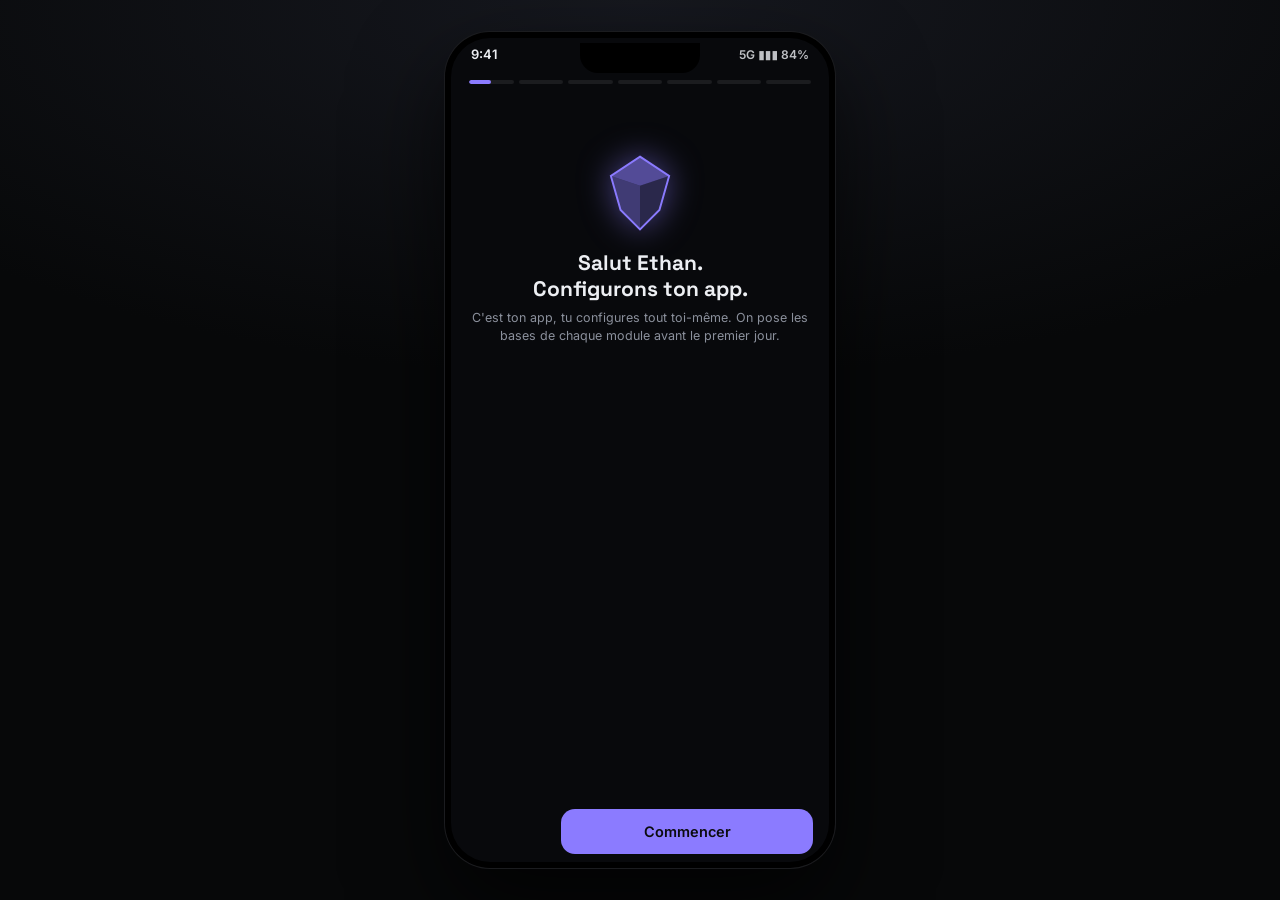
<file: design-reference/onboarding.html>
<!DOCTYPE html>
<meta charset="utf-8">
<meta name="viewport" content="width=device-width, initial-scale=1">
<title>Onboarding — maquette</title>
<link rel="preconnect" href="https://fonts.googleapis.com">
<link href="https://fonts.googleapis.com/css2?family=Inter:wght@400;500;600;700&family=Space+Grotesk:wght@500;600;700&display=swap" rel="stylesheet">
<style>
  :root{--accent:#8b7bff;--bg:#08090c;--card:#13151b;--card2:#1a1d25;--line:#ffffff12;--ink:#EDEFF3;--dim:#8b909c;--ui:'Inter',system-ui,sans-serif;--head:'Space Grotesk','Inter',sans-serif}
  *{box-sizing:border-box;margin:0;padding:0}
  body{min-height:100vh;display:grid;place-items:center;padding:24px;background:radial-gradient(120% 70% at 50% 0%,#16181f 0%,#070809 60%);font-family:var(--ui);color:var(--ink)}
  .phone{width:392px;height:838px;border-radius:46px;background:var(--bg);border:1px solid #ffffff14;box-shadow:0 40px 90px #000a,inset 0 0 0 6px #000;position:relative;overflow:hidden;display:flex;flex-direction:column}
  .notch{position:absolute;top:11px;left:50%;transform:translateX(-50%);width:120px;height:30px;background:#000;border-radius:0 0 18px 18px;z-index:5}
  .statusbar{display:flex;justify-content:space-between;align-items:center;padding:14px 26px 4px;font-size:13px;font-weight:600;color:var(--ink);flex:none}
  .statusbar .r{display:flex;gap:6px;align-items:center;font-size:12px;opacity:.8}
  .progress{display:flex;gap:5px;padding:14px 24px 0;flex:none}
  .progress i{flex:1;height:4px;border-radius:99px;background:#ffffff14;overflow:hidden}
  .progress i b{display:block;height:100%;width:0;background:var(--accent);border-radius:99px;transition:width .3s ease}
  .steps{flex:1;position:relative;overflow:hidden}
  .step{position:absolute;inset:0;padding:20px 22px 0;display:flex;flex-direction:column;opacity:0;transform:translateX(24px);transition:opacity .3s ease,transform .3s ease;pointer-events:none;overflow:hidden}
  .step.active{opacity:1;transform:translateX(0);pointer-events:auto}
  .eyebrow{font-family:var(--head);font-size:10.5px;letter-spacing:1.5px;text-transform:uppercase;color:var(--accent);margin-bottom:6px}
  .step h1{font-family:var(--head);font-weight:700;font-size:21px;line-height:1.25;margin-bottom:6px}
  .step .sub{font-size:12.5px;color:var(--dim);line-height:1.45;margin-bottom:14px}
  .gem{margin:0 auto 18px;display:block;filter:drop-shadow(0 0 16px color-mix(in srgb,var(--accent) 50%,transparent));animation:float 3s ease-in-out infinite}
  .field-big{display:flex;align-items:baseline;justify-content:center;gap:8px;background:var(--card);border:1px solid var(--line);border-radius:20px;padding:22px;margin-bottom:12px}
  .field-big input{width:120px;background:none;border:none;color:var(--ink);font-family:var(--head);font-weight:700;font-size:44px;text-align:right;outline:none}
  .field-big .u{font-size:15px;color:var(--dim)}
  .row2{display:grid;grid-template-columns:1fr 1fr;gap:10px;margin-bottom:12px}
  .field{background:var(--card);border:1px solid var(--line);border-radius:14px;padding:12px}
  .field .l{font-size:9.5px;text-transform:uppercase;letter-spacing:1px;color:var(--dim);margin-bottom:6px}
  .field input,.field select{width:100%;background:none;border:none;color:var(--ink);font-family:var(--head);font-weight:700;font-size:18px;outline:none}
  .calc{display:flex;align-items:center;gap:10px;background:color-mix(in srgb,var(--accent) 12%,transparent);border:1px solid color-mix(in srgb,var(--accent) 30%,transparent);border-radius:14px;padding:12px;margin-bottom:12px}
  .calc .ic{font-size:18px}.calc .t{font-size:11.5px;color:var(--ink);line-height:1.4}.calc .t b{color:var(--accent)}
  .pillgrid{display:flex;flex-wrap:wrap;gap:7px;margin-bottom:12px}
  .pillgrid button{font-family:var(--ui);background:var(--card);border:1px solid var(--line);color:var(--dim);border-radius:99px;padding:8px 14px;font-size:12.5px;cursor:pointer}
  .pillgrid button.on{background:var(--accent);border-color:var(--accent);color:#0b0b0f;font-weight:600}
  .addcustom{display:flex;gap:8px;margin-bottom:6px}
  .addcustom input,.addsubj input{flex:1;background:var(--card);border:1px solid var(--line);border-radius:11px;padding:10px 12px;color:var(--ink);font-size:12.5px;outline:none}
  .addcustom input:focus,.addsubj input:focus{border-color:var(--accent)}
  .addcustom button,.addsubj button{background:var(--card2);border:1px solid var(--line);color:var(--accent);border-radius:11px;padding:0 15px;font-size:17px;cursor:pointer}
  .scrolllist{flex:1;overflow-y:auto;display:flex;flex-direction:column;gap:8px;padding-bottom:14px}
  .scrolllist::-webkit-scrollbar{width:0}
  .subjrow{display:flex;align-items:center;gap:10px;background:var(--card);border:1px solid var(--line);border-radius:13px;padding:11px 13px}
  .subjrow .nm{flex:1;font-size:13.5px}
  .subjrow .objf{display:flex;align-items:center;gap:6px}
  .subjrow .objf input{width:38px;background:var(--card2);border:1px solid var(--line);border-radius:8px;padding:6px;color:var(--ink);font-family:var(--head);font-weight:700;text-align:center;outline:none;font-size:13px}
  .subjrow .objf span{font-size:9.5px;color:var(--dim)}
  .subjrow .del{width:24px;height:24px;border-radius:7px;border:none;background:#ffffff10;color:var(--dim);cursor:pointer}
  .addsubj{display:flex;gap:8px;margin-bottom:10px}
  .footer{flex:none;padding:14px 22px calc(14px + env(safe-area-inset-bottom));display:flex;gap:10px}
  .btn{flex:1;border:none;border-radius:14px;padding:14px;font-family:var(--ui);font-weight:600;font-size:14.5px;cursor:pointer}
  .btn.primary{background:var(--accent);color:#0b0b0f}
  .btn.ghost{background:var(--card2);color:var(--dim);flex:none;width:84px}
  .summary{background:var(--card);border:1px solid var(--line);border-radius:14px;padding:12px;margin-bottom:9px;display:flex;justify-content:space-between;align-items:flex-start;gap:10px}
  .summary .l{font-size:11.5px;color:var(--dim);flex:none}.summary .v{font-family:var(--head);font-weight:700;font-size:13px;text-align:right}
  @keyframes float{0%,100%{transform:translateY(0)}50%{transform:translateY(-5px)}}

  /* sommeil par jour */
  .daysel{display:flex;gap:6px;margin-bottom:10px}
  .daysel button{flex:1;background:var(--card);border:1px solid var(--line);color:var(--dim);border-radius:10px;padding:9px 0;font-size:12px;font-family:var(--ui);cursor:pointer}
  .daysel button.on{background:var(--accent);border-color:var(--accent);color:#0b0b0f;font-weight:700}
  .bulkbar{display:flex;gap:8px;align-items:center;background:var(--card2);border:1px solid var(--line);border-radius:12px;padding:9px 10px;margin-bottom:12px}
  .bulkbar .bf{display:flex;align-items:center;gap:5px;font-size:11.5px;color:var(--dim)}
  .bulkbar input{width:54px;background:#0e0e12;border:1px solid var(--line);border-radius:8px;padding:6px;color:var(--ink);font-size:12px;outline:none}
  .bulkbar button{margin-left:auto;background:var(--accent);color:#0b0b0f;border:none;border-radius:9px;padding:8px 12px;font-size:11.5px;font-weight:600;cursor:pointer}
  .dayrow{display:grid;grid-template-columns:34px 1fr 1fr 60px;align-items:center;gap:8px;background:var(--card);border:1px solid var(--line);border-radius:12px;padding:9px 10px;margin-bottom:6px}
  .dayrow .dn{font-size:12px;font-weight:600}
  .dayrow .mini{display:flex;flex-direction:column;gap:2px}
  .dayrow .mini span{font-size:8.5px;color:var(--dim);text-transform:uppercase;letter-spacing:.5px}
  .dayrow .mini input{background:#0e0e12;border:1px solid var(--line);border-radius:7px;padding:5px 6px;color:var(--ink);font-size:12px;font-family:var(--head);font-weight:700;outline:none;width:100%}
  .dayrow .bt{font-size:10px;color:var(--accent);text-align:right;font-family:var(--head);font-weight:700}

  /* sport par jour */
  .sessioncard{background:var(--card);border:1px solid var(--line);border-radius:14px;padding:12px;margin-bottom:9px}
  .sessioncard .stitle{width:100%;background:none;border:none;border-bottom:1px solid var(--line);color:var(--ink);font-family:var(--head);font-weight:700;font-size:15px;padding:0 0 8px;margin-bottom:9px;outline:none}
  .exorow{display:grid;grid-template-columns:1fr 50px 50px 24px;gap:6px;align-items:center;margin-bottom:6px}
  .exorow input{background:var(--card2);border:1px solid var(--line);border-radius:8px;padding:7px 8px;color:var(--ink);font-size:12px;outline:none}
  .exorow input:focus{border-color:var(--accent)}
  .exorow .del{background:none;border:none;color:var(--dim);font-size:15px;cursor:pointer}
  .addexo{width:100%;border:1px dashed #ffffff26;background:transparent;color:var(--dim);border-radius:9px;padding:7px;font-size:11.5px;cursor:pointer;font-family:var(--ui);margin-top:2px}
  .delsession{width:100%;text-align:center;font-size:11px;color:#ff6b6b;background:none;border:none;cursor:pointer;margin-top:8px}
  .addsession{width:100%;border:1px dashed color-mix(in srgb,var(--accent) 45%,transparent);background:color-mix(in srgb,var(--accent) 8%,transparent);color:var(--accent);border-radius:12px;padding:11px;font-size:12.5px;font-weight:600;cursor:pointer;font-family:var(--ui)}
  .emptyday{text-align:center;color:var(--dim);font-size:12px;padding:30px 10px}
</style>

<div class="phone">
  <div class="notch"></div>
  <div class="statusbar"><span>9:41</span><span class="r">5G ▮▮▮ 84%</span></div>
  <div class="progress" id="progress"></div>

  <div class="steps" id="steps">

    <!-- 0 bienvenue -->
    <div class="step active" data-step="0">
      <svg class="gem" width="68" height="78" viewBox="0 0 56 64" style="margin-top:50px"><polygon points="28,2 52,18 44,46 28,62 12,46 4,18" fill="#0f1118" stroke="var(--accent)" stroke-width="1.6"/><polygon points="28,2 52,18 28,26 4,18" fill="var(--accent)" opacity=".55"/><polygon points="28,26 52,18 44,46 28,62" fill="var(--accent)" opacity=".22"/><polygon points="28,26 4,18 12,46 28,62" fill="var(--accent)" opacity=".4"/></svg>
      <h1 style="text-align:center">Salut Ethan.<br>Configurons ton app.</h1>
      <p class="sub" style="text-align:center">C'est ton app, tu configures tout toi-même. On pose les bases de chaque module avant le premier jour.</p>
    </div>

    <!-- 1 poids -->
    <div class="step" data-step="1">
      <div class="eyebrow">Nutrition · Poids</div>
      <h1>Ton poids ce matin</h1>
      <p class="sub">Pèse-toi à jeun. Modifiable chaque jour dans l'app.</p>
      <div class="field-big"><input type="number" step="0.1" value="72.4" id="ob-weight"><span class="u">kg</span></div>
    </div>

    <!-- 2 sommeil PAR JOUR -->
    <div class="step" data-step="2">
      <div class="eyebrow">Sommeil</div>
      <h1>Ton objectif, jour par jour</h1>
      <p class="sub">Sélectionne plusieurs jours pour appliquer la même règle, puis ajuste individuellement si besoin.</p>
      <div class="daysel" id="sleep-daysel"></div>
      <div class="bulkbar">
        <div class="bf"><span>Réveil</span><input type="time" id="bulk-wake" value="06:00"></div>
        <div class="bf"><span>Durée</span><input type="number" step="0.25" id="bulk-dur" value="7"> h</div>
        <button id="bulk-apply">Appliquer</button>
      </div>
      <div class="scrolllist" id="sleep-rows"></div>
    </div>

    <!-- 3 nutrition -->
    <div class="step" data-step="3">
      <div class="eyebrow">Nutrition</div>
      <h1>Tes objectifs caloriques</h1>
      <p class="sub">Saisie manuelle. Pour un calcul auto fiable (Mifflin-St Jeor) il faudrait taille/âge/activité — dis-le si tu veux qu'on l'ajoute.</p>
      <div class="field-big" style="margin-bottom:10px"><input type="number" value="2200" id="ob-kcal"><span class="u">kcal / j</span></div>
      <div class="row2" style="grid-template-columns:1fr 1fr 1fr">
        <div class="field"><div class="l">Prot.</div><input type="number" value="150" id="ob-p"> g</div>
        <div class="field"><div class="l">Gluc.</div><input type="number" value="250" id="ob-g"> g</div>
        <div class="field"><div class="l">Lip.</div><input type="number" value="70" id="ob-l"> g</div>
      </div>
    </div>

    <!-- 4 habitudes -->
    <div class="step" data-step="4">
      <div class="eyebrow">Habitudes</div>
      <h1>Tes premières habitudes</h1>
      <p class="sub">Tu en ajouteras d'autres ensuite.</p>
      <div class="pillgrid" id="ob-habits">
        <button data-on>🧘 Méditation</button><button data-on>💧 Boire de l'eau</button><button>🏋️ Sport</button>
        <button data-on>📖 Lecture</button><button>🌅 Lever tôt</button><button>📵 Pas d'écran le soir</button>
        <button>🥗 Repas équilibré</button><button>📝 Journal</button><button>🚶 10 000 pas</button>
      </div>
      <div class="addcustom"><input type="text" placeholder="Habitude personnalisée" id="ob-habit-custom"><button id="ob-habit-add">＋</button></div>
    </div>

    <!-- 5 sport PAR JOUR -->
    <div class="step" data-step="5">
      <div class="eyebrow">Sport</div>
      <h1>Ton programme de la semaine</h1>
      <p class="sub">Choisis un jour, ajoute une ou plusieurs séances, puis les exos de chaque séance.</p>
      <div class="daysel" id="sport-daysel"></div>
      <div class="scrolllist" id="sport-content"></div>
    </div>

    <!-- 6 matières -->
    <div class="step" data-step="6">
      <div class="eyebrow">Devoirs &amp; notes</div>
      <h1>Tes matières et objectifs</h1>
      <p class="sub">Moyenne cible par matière (coefficient égal entre matières).</p>
      <div class="addsubj"><input type="text" placeholder="Nom de la matière" id="ob-subj-name"><button id="ob-subj-add">＋</button></div>
      <div class="scrolllist" id="ob-subj-list"></div>
    </div>

    <!-- 7 résumé -->
    <div class="step" data-step="7" style="overflow-y:auto">
      <div class="eyebrow">C'est prêt</div>
      <h1>Récapitulatif</h1>
      <p class="sub">Tout reste modifiable plus tard dans chaque module.</p>
      <div id="ob-summary"></div>
    </div>

  </div>

  <div class="footer">
    <button class="btn ghost" id="ob-back">Retour</button>
    <button class="btn primary" id="ob-next">Continuer</button>
  </div>
</div>

<script>
const DAYS=['Lundi','Mardi','Mercredi','Jeudi','Vendredi','Samedi','Dimanche'];
const DSHORT=['L','M','M','J','V','S','D'];
const TOTAL=8;let cur=0;
const stepsEl=document.querySelectorAll('.step');
const progEl=document.getElementById('progress');
for(let i=0;i<TOTAL-1;i++){const b=document.createElement('i');b.innerHTML='<b></b>';progEl.appendChild(b);}
function paintProgress(){[...progEl.children].forEach((b,i)=>{b.querySelector('b').style.width=(i<cur?100:i===cur?50:0)+'%';});}
function show(i){stepsEl.forEach(s=>s.classList.toggle('active',+s.dataset.step===i));
  document.getElementById('ob-back').style.visibility=i===0?'hidden':'visible';
  document.getElementById('ob-next').textContent=i===TOTAL-1?'Terminer':(i===0?'Commencer':'Continuer');
  paintProgress();if(i===TOTAL-1)buildSummary();}
document.getElementById('ob-next').onclick=()=>{if(cur<TOTAL-1){cur++;show(cur);}else{alert('Onboarding terminé (démo) — direction l\'app !');}};
document.getElementById('ob-back').onclick=()=>{if(cur>0){cur--;show(cur);}};

/* ===== SOMMEIL PAR JOUR ===== */
const sleepData=DAYS.map((_,i)=>i<4?{wake:'06:00',dur:7}:{wake:'08:00',dur:9}); // Lun-Jeu vs Ven-Dim, exemple d'Ethan
let sleepSel=new Set();
const sdSel=document.getElementById('sleep-daysel');
DAYS.forEach((d,i)=>{const b=document.createElement('button');b.textContent=DSHORT[i];b.onclick=()=>{b.classList.toggle('on');sleepSel.has(i)?sleepSel.delete(i):sleepSel.add(i);};sdSel.appendChild(b);});
function bedtime(wake,dur){const[h,m]=wake.split(':').map(Number);let mins=h*60+m-Math.round(dur*60);if(mins<0)mins+=1440;return String(Math.floor(mins/60)).padStart(2,'0')+':'+String(mins%60).padStart(2,'0');}
function renderSleepRows(){
  const wrap=document.getElementById('sleep-rows');wrap.innerHTML='';
  sleepData.forEach((d,i)=>{
    const row=document.createElement('div');row.className='dayrow';
    row.innerHTML=`<span class="dn">${DSHORT[i]}</span>
      <div class="mini"><span>Réveil</span><input type="time" value="${d.wake}" data-wake></div>
      <div class="mini"><span>Durée</span><input type="number" step="0.25" value="${d.dur}" data-dur></div>
      <span class="bt">${bedtime(d.wake,d.dur)}</span>`;
    const wakeI=row.querySelector('[data-wake]'),durI=row.querySelector('[data-dur]'),bt=row.querySelector('.bt');
    function upd(){d.wake=wakeI.value;d.dur=parseFloat(durI.value)||0;bt.textContent=bedtime(d.wake,d.dur);}
    wakeI.oninput=upd;durI.oninput=upd;
    wrap.appendChild(row);
  });
}
document.getElementById('bulk-apply').onclick=()=>{
  const w=document.getElementById('bulk-wake').value,du=parseFloat(document.getElementById('bulk-dur').value)||7;
  if(sleepSel.size===0){alert('Sélectionne au moins un jour en haut.');return;}
  sleepSel.forEach(i=>{sleepData[i]={wake:w,dur:du};});renderSleepRows();
};
renderSleepRows();

/* ===== NUTRITION / HABITUDES (identiques à avant) ===== */
document.querySelectorAll('#ob-habits button').forEach(b=>{if(b.hasAttribute('data-on'))b.classList.add('on');b.onclick=()=>b.classList.toggle('on');});
document.getElementById('ob-habit-add').onclick=()=>{const inp=document.getElementById('ob-habit-custom');if(!inp.value.trim())return;const b=document.createElement('button');b.className='on';b.textContent='✨ '+inp.value.trim();b.onclick=()=>b.classList.toggle('on');document.getElementById('ob-habits').appendChild(b);inp.value='';};

/* ===== SPORT PAR JOUR ===== */
// structure: sportData[dayIndex] = [{title, exos:[{name,sets,reps}]}]
const sportData=DAYS.map(()=>[]);
sportData[0]=[{title:'Push',exos:[{name:'Développé couché',sets:4,reps:8}]}]; // exemple pré-rempli sur Lundi
let sportDay=0;
const spSel=document.getElementById('sport-daysel');
DAYS.forEach((d,i)=>{const b=document.createElement('button');b.textContent=DSHORT[i];if(i===0)b.classList.add('on');b.onclick=()=>{sportDay=i;[...spSel.children].forEach(x=>x.classList.remove('on'));b.classList.add('on');renderSport();};spSel.appendChild(b);});

function renderSport(){
  const wrap=document.getElementById('sport-content');wrap.innerHTML='';
  const sessions=sportData[sportDay];
  if(sessions.length===0){const e=document.createElement('div');e.className='emptyday';e.textContent='Aucune séance ce jour. Ajoute-en une ci-dessous.';wrap.appendChild(e);}
  sessions.forEach((sess,si)=>{
    const card=document.createElement('div');card.className='sessioncard';
    card.innerHTML=`<input class="stitle" value="${sess.title}" data-stitle>`;
    sess.exos.forEach((ex,ei)=>{
      const row=document.createElement('div');row.className='exorow';
      row.innerHTML=`<input value="${ex.name}" placeholder="Exercice" data-name>
        <input type="number" value="${ex.sets}" placeholder="séries" data-sets>
        <input type="number" value="${ex.reps}" placeholder="reps" data-reps>
        <button class="del" data-delexo>×</button>`;
      row.querySelector('[data-name]').oninput=e=>ex.name=e.target.value;
      row.querySelector('[data-sets]').oninput=e=>ex.sets=+e.target.value||0;
      row.querySelector('[data-reps]').oninput=e=>ex.reps=+e.target.value||0;
      row.querySelector('[data-delexo]').onclick=()=>{sess.exos.splice(ei,1);renderSport();};
      card.appendChild(row);
    });
    const addexo=document.createElement('button');addexo.className='addexo';addexo.textContent='＋ Ajouter un exercice';
    addexo.onclick=()=>{sess.exos.push({name:'',sets:3,reps:10});renderSport();};
    card.appendChild(addexo);
    card.querySelector('[data-stitle]').oninput=e=>sess.title=e.target.value;
    const delsess=document.createElement('button');delsess.className='delsession';delsess.textContent='Supprimer cette séance';
    delsess.onclick=()=>{sessions.splice(si,1);renderSport();};
    card.appendChild(delsess);
    wrap.appendChild(card);
  });
  const addsession=document.createElement('button');addsession.className='addsession';addsession.textContent='＋ Ajouter une séance ce jour';
  addsession.onclick=()=>{sessions.push({title:'Nouvelle séance',exos:[]});renderSport();};
  wrap.appendChild(addsession);
}
renderSport();

/* ===== MATIÈRES ===== */
const subjList=document.getElementById('ob-subj-list');
function addSubject(name,obj){const row=document.createElement('div');row.className='subjrow';row.innerHTML=`<span class="nm">${name}</span><div class="objf"><input type="number" value="${obj}" min="0" max="20"><span>/20</span></div><button class="del">×</button>`;row.querySelector('.del').onclick=()=>row.remove();subjList.appendChild(row);}
['Histoire','Maths','Anglais','Physique'].forEach((n,i)=>addSubject(n,[15,13,15,14][i]));
document.getElementById('ob-subj-add').onclick=()=>{const inp=document.getElementById('ob-subj-name');if(!inp.value.trim())return;addSubject(inp.value.trim(),14);inp.value='';};

/* ===== RÉSUMÉ ===== */
function buildSummary(){
  const habits=[...document.querySelectorAll('#ob-habits button.on')].map(b=>b.textContent.trim());
  const subjects=[...subjList.querySelectorAll('.subjrow')].map(r=>r.querySelector('.nm').textContent+' (obj. '+r.querySelector('input').value+')');
  const sleepTxt=DAYS.map((d,i)=>DSHORT[i]+' '+sleepData[i].dur+'h/'+sleepData[i].wake).join(' · ');
  const sportTxt=sportData.map((s,i)=>s.length?DSHORT[i]+':'+s.map(x=>x.title+'('+x.exos.length+' exo)').join(','):null).filter(Boolean).join(' · ')||'—';
  const rows=[
    ['Poids de départ',document.getElementById('ob-weight').value+' kg'],
    ['Sommeil (par jour)',sleepTxt],
    ['Objectif calorique',document.getElementById('ob-kcal').value+' kcal · '+document.getElementById('ob-p').value+'P/'+document.getElementById('ob-g').value+'G/'+document.getElementById('ob-l').value+'L'],
    ['Habitudes ('+habits.length+')',habits.join(', ')||'—'],
    ['Programme sport',sportTxt],
    ['Matières ('+subjects.length+')',subjects.join(' · ')||'—']
  ];
  document.getElementById('ob-summary').innerHTML=rows.map(([l,v])=>`<div class="summary"><span class="l">${l}</span><span class="v">${v}</span></div>`).join("");
}
show(0);
</script>
</file>
<file: css/tokens.css>
/* ============================================================
   tokens.css — Design system (brief §6, repris des maquettes)
   ============================================================ */
:root {
  /* Fonds & surfaces */
  --bg:    #08090c;
  --card:  #13151b;
  --card2: #1a1d25;
  --line:  #ffffff12;

  /* Texte */
  --ink: #EDEFF3;
  --dim: #8b909c;

  /* Couleur secondaire fixe (macros, tuiles sommeil) */
  --blue: #5AA9E6;

  /* Polices */
  --ui:   'Inter', system-ui, -apple-system, sans-serif;
  --head: 'Space Grotesk', 'Inter', sans-serif;

  /* Accent par défaut (posé dynamiquement par le routeur via --accent) */
  --accent: #8b7bff;
}

/* Carte d'accents par module (brief §6 — 3ᵉ colonne = valeur de lisibilité).
   Utilisée côté JS pour poser --accent sur #app selon la vue. */
</file>
<file: css/app.css>
/* ============================================================
   app.css — coquille mono-page : header, tab bar, FAB, login, sheet
   Styles repris/adaptés des maquettes (source de vérité visuelle).
   ============================================================ */
* { box-sizing: border-box; margin: 0; padding: 0; -webkit-tap-highlight-color: transparent; }
html, body { height: 100%; }
html { background: #08090c; }   /* zone derrière la barre de statut iOS = sombre (pas de bande blanche) */
body {
  background: radial-gradient(120% 50% at 50% 0%, #16181f 0%, #070809 60%) fixed;
  color: var(--ink);
  color-scheme: dark; /* pickers natifs (time/number) en thème sombre, incl. iOS */
  font-family: var(--ui);
  font-size: 15px;
  -webkit-font-smoothing: antialiased;
  overscroll-behavior-y: none;
}
button { font-family: inherit; color: inherit; background: none; border: none; cursor: pointer; }
.hide { display: none !important; }

/* ---------- Coquille app ---------- */
.app {
  position: fixed; inset: 0;
  display: flex; flex-direction: column;
}

/* ---------- Header persistant ---------- */
.appbar {
  flex: none;
  display: flex; align-items: flex-start; justify-content: space-between; gap: 12px;
  padding: calc(14px + env(safe-area-inset-top)) 18px 6px;
}
.appbar__titles { min-width: 0; }
.appbar__titles .greet { display: flex; align-items: baseline; gap: 10px; }
.appbar__titles h1 {
  font-family: var(--head); font-weight: 700; font-size: 22px; letter-spacing: -.4px;
}
.appbar__titles .date,
.appbar__titles .pagesub { font-size: 12px; color: var(--dim); margin-top: 3px; }

/* ---------- Zone de vue scrollable ---------- */
.scroll {
  flex: 1;
  display: flex; flex-direction: column; gap: 11px;
  padding: 8px 16px 16px;
  overflow-y: auto; overflow-x: hidden;
}
.scroll::-webkit-scrollbar { width: 0; }

.pagetitle { font-family: var(--head); font-weight: 700; font-size: 22px; padding: 2px; }

/* ---------- Tab bar (identique maquette) ---------- */
.tabbar {
  flex: none;
  display: flex; align-items: center; justify-content: space-around;
  padding: 10px 14px calc(10px + env(safe-area-inset-bottom));
  border-top: 1px solid var(--line);
  background: rgba(8, 9, 12, .92);
  backdrop-filter: blur(10px);
}
.tab {
  display: flex; flex-direction: column; align-items: center; gap: 3px;
  font-size: 9px; color: var(--dim);
  flex: 1;
}
.tab.on { color: var(--accent); }
.tab svg { width: 22px; height: 22px; stroke: currentColor; fill: none; stroke-width: 1.8; }

/* FAB central (inchangé maquette) */
.fab {
  width: 48px; height: 48px; border-radius: 16px;
  background: var(--accent);
  display: grid; place-items: center;
  box-shadow: 0 6px 18px color-mix(in srgb, var(--accent) 45%, transparent);
  margin-top: -14px; flex: none;
}
.fab:active { transform: scale(.95); }
.fab svg { stroke: #06120e; stroke-width: 2.6; fill: none; }

/* ---------- Speed-dial (déclenché par ••• dans la tab bar) ---------- */
.sd-scrim {
  position: fixed; inset: 0; z-index: 44;
  background: rgba(4,5,8,.4); backdrop-filter: blur(1px);
  opacity: 0; pointer-events: none; transition: opacity .2s ease;
}
.sd-scrim.open { opacity: 1; pointer-events: auto; }
.speeddial {
  position: fixed; z-index: 45;
  right: max(14px, env(safe-area-inset-right));
  bottom: calc(64px + env(safe-area-inset-bottom));
  display: flex; flex-direction: column; align-items: flex-end; gap: 10px;
  pointer-events: none;
}
.sd-pill {
  display: inline-flex; align-items: center; gap: 10px;
  background: var(--card); border: 1px solid var(--line);
  border-radius: 99px; padding: 9px 12px 9px 15px;
  box-shadow: 0 8px 22px #0008;
  opacity: 0; transform: translateY(12px) scale(.92);
  transition: opacity .22s ease var(--d, 0s), transform .22s cubic-bezier(.34,1.3,.64,1) var(--d, 0s);
  pointer-events: none;
}
.speeddial.open .sd-pill { opacity: 1; transform: translateY(0) scale(1); pointer-events: auto; }
.sd-pill:active { transform: scale(.96); }
.sd-pill .sd-lbl { font-size: 14px; font-weight: 500; color: var(--ink); }
.sd-pill .sd-ic {
  width: 30px; height: 30px; border-radius: 50%;
  display: grid; place-items: center; font-size: 16px;
  background: color-mix(in srgb, var(--a) 18%, transparent);
  box-shadow: 0 0 10px color-mix(in srgb, var(--a) 35%, transparent);
}

/* Stub "en construction" */
.stub {
  background: var(--card); border: 1px solid var(--line);
  border-radius: 18px; padding: 22px; color: var(--dim); font-size: 13px;
  display: flex; align-items: center; gap: 10px;
}
.stub .dotty { width: 8px; height: 8px; border-radius: 50%; background: var(--accent);
  box-shadow: 0 0 10px var(--accent); }

/* ---------- Login ---------- */
.login {
  position: fixed; inset: 0;
  display: flex; flex-direction: column; align-items: center; justify-content: center;
  gap: 18px; padding: 32px;
}
.login__brand { display: flex; flex-direction: column; align-items: center; gap: 14px; margin-bottom: 8px; }
.login__brand .gem { filter: drop-shadow(0 0 14px color-mix(in srgb, var(--accent) 50%, transparent)); }
.login__brand h1 { font-family: var(--head); font-weight: 700; font-size: 26px; letter-spacing: -.5px; }
.login__brand p { font-size: 13px; color: var(--dim); }
.login form { width: 100%; max-width: 340px; display: flex; flex-direction: column; gap: 12px; }
.field input {
  width: 100%;
  background: #0e0e12; border: 1px solid var(--line); border-radius: 12px;
  padding: 15px 16px; color: var(--ink); font-size: 16px; font-family: var(--ui);
  outline: none; transition: border-color .2s, box-shadow .2s;
}
.field input:focus {
  border-color: var(--accent);
  box-shadow: 0 0 0 3px color-mix(in srgb, var(--accent) 16%, transparent);
}
.btn-primary {
  width: 100%; min-height: 52px; border-radius: 14px;
  background: var(--accent); color: #06120e; font-weight: 600; font-size: 16px;
  box-shadow: 0 6px 18px color-mix(in srgb, var(--accent) 40%, transparent);
  transition: transform .08s;
}
.btn-primary:active { transform: scale(.98); }
.btn-primary[disabled] { opacity: .6; }
.btn-ghost-danger {
  width: 100%; min-height: 48px; margin-top: 10px; border-radius: 14px;
  background: transparent; border: 1px solid #ff6b6b40; color: #ff6b6b;
  font-weight: 600; font-size: 15px; transition: transform .08s;
}
.btn-ghost-danger:active { transform: scale(.98); }
.btn-ghost-danger[disabled] { opacity: .6; }
.btn-secondary {
  width: 100%; min-height: 50px; margin-top: 10px; border-radius: 14px;
  background: var(--card2); border: 1px solid var(--line); color: var(--ink);
  font-weight: 600; font-size: 15px; transition: transform .08s;
}
.btn-secondary:active { transform: scale(.98); }
.btn-secondary[disabled] { opacity: .5; color: var(--dim); }
.login__err { min-height: 18px; font-size: 12.5px; color: #ff6b6b; text-align: center; }
.logout { font-size: 12px; color: var(--dim); margin-top: 8px; }

/* ---------- Scrim + sheet (FAB, branché plus tard) ---------- */
.scrim {
  position: fixed; inset: 0; z-index: 40;
  background: rgba(4, 5, 8, .6); backdrop-filter: blur(4px);
}
.sheet {
  position: fixed; left: 0; right: 0; bottom: 0; z-index: 41;
  background: var(--card); border-top: 1px solid var(--line);
  border-radius: 22px 22px 0 0;
  padding: 18px 18px calc(22px + env(safe-area-inset-bottom));
}

@media (prefers-reduced-motion: reduce) { * { animation-duration: .01ms !important; } }
</file>
<file: css/components.css>
/* ============================================================
   components.css — composants repris des maquettes (source visuelle).
   Réutilisables par les modules (seg, graph, bars, prog, habit…).
   ============================================================ */

/* Contrôle segmenté (période) — "plein lueur" */
.seg { display: inline-flex; background: var(--card2); border-radius: 9px; padding: 3px; }
.seg button {
  border: none; background: transparent; color: var(--dim);
  font-family: var(--ui); font-size: 11px; padding: 6px 12px; border-radius: 7px;
  cursor: pointer; transition: .2s;
}
.seg button.on {
  background: var(--accent); color: #06120e; font-weight: 600;
  box-shadow: 0 0 9px color-mix(in srgb, var(--accent) 55%, transparent);
}

/* Carte graphe */
.graph { background: var(--card); border: 1px solid var(--line); border-radius: 20px; padding: 15px 16px 12px; }
.graph .gh { display: flex; justify-content: space-between; align-items: center; margin-bottom: 12px; }
.graph .gh .tt { font-size: 13px; color: var(--ink); font-weight: 500; }

/* Bar chart "pic surligné" */
.bars { display: flex; align-items: flex-end; gap: 7px; height: 96px; padding-top: 6px; }
.bars.dense { gap: 3px; }
.bars .col { flex: 1; display: flex; flex-direction: column; align-items: center; gap: 6px; justify-content: flex-end; height: 100%; }
.bars .b {
  width: 100%; max-width: 24px; border-radius: 6px 6px 2px 2px;
  background: #ffffff14; height: 0; cursor: pointer;
  animation: grow .8s cubic-bezier(.4,0,.2,1) forwards;
  transition: background .2s, box-shadow .2s, height .4s ease-out;
}
.bars.dense .b { max-width: none; }
.bars .b.max { background: var(--accent); box-shadow: 0 0 12px color-mix(in srgb, var(--accent) 55%, transparent); }
.bars .d { font-size: 9px; color: var(--dim); }

/* Barre de progression "lueur" + point pulsant */
.prog { background: var(--card); border: 1px solid var(--line); border-radius: 20px; padding: 15px 16px; }
.prog .ph { display: flex; justify-content: space-between; align-items: center; margin-bottom: 11px; }
.prog .pt { font-size: 13px; color: var(--ink); font-weight: 500; }
.prog .pt b { color: var(--accent); font-family: var(--head); }
.prog .flame {
  display: inline-flex; align-items: center; gap: 6px;
  background: var(--card2); border-radius: 99px; padding: 5px 11px; font-size: 12px; color: var(--dim);
}
.prog .flame b { color: var(--accent); font-weight: 600; }
.prog .track { height: 9px; border-radius: 99px; background: #ffffff10; position: relative; }
.prog .fill {
  height: 100%; border-radius: 99px; background: var(--accent);
  box-shadow: 0 0 12px var(--accent); width: 0%;
  transition: width .4s ease-out; position: relative;
}
.prog .fill::after {
  content: ""; position: absolute; right: -1px; top: 50%;
  width: 11px; height: 11px; border-radius: 50%; background: #fff;
  transform: translateY(-50%); box-shadow: 0 0 10px var(--accent);
  animation: pulse 1.3s ease-in-out infinite;
}
.prog .fill[style*="width: 0%"]::after { display: none; }

/* Ligne d'habitude "classique + lueur" */
.habit {
  display: flex; align-items: center; gap: 13px; padding: 14px 15px;
  border-radius: 14px; background: var(--card); border: 1px solid var(--line);
  cursor: pointer; user-select: none;
}
.habit input { display: none; }
.habit .box {
  width: 25px; height: 25px; border-radius: 8px; border: 2px solid #ffffff26;
  flex: none; display: grid; place-items: center; transition: .22s;
}
.habit .box svg { opacity: 0; transform: scale(.5); transition: .2s; }
.habit input:checked + .box {
  background: var(--accent); border-color: var(--accent);
  box-shadow: 0 0 12px color-mix(in srgb, var(--accent) 75%, transparent);
}
.habit input:checked + .box svg { opacity: 1; transform: scale(1); }
.habit .ic { font-size: 17px; }
.habit .txt { flex: 1; font-size: 15px; color: var(--ink); transition: .2s; }
.habit input:checked ~ .txt { color: var(--dim); text-decoration: line-through; }
.habit .mini-strk { font-size: 12px; color: var(--dim); }
.habit .mult { font-size: 11px; font-weight: 700; font-family: var(--head); color: var(--accent); background: color-mix(in srgb, var(--accent) 14%, transparent); border: 1px solid color-mix(in srgb, var(--accent) 30%, transparent); border-radius: 99px; padding: 3px 8px; cursor: pointer; line-height: 1; }
.habit .mult.hidden { display: none; }
.habit .del {
  font-size: 18px; color: var(--dim); padding: 0 2px; line-height: 1;
  opacity: .55; background: none; border: none;
}

/* État vide */
.empty {
  display: flex; flex-direction: column; align-items: center; justify-content: center;
  text-align: center; gap: 16px; padding: 40px 20px;
}
.empty p { font-size: 14px; color: var(--dim); max-width: 260px; }

/* Feuille de saisie : titre + champ libellé */
.sheet__title { font-family: var(--head); font-weight: 700; font-size: 19px; margin-bottom: 14px; }
.sheet .field { margin-bottom: 12px; }
.sheet .field label {
  display: block; font-size: 10px; text-transform: uppercase; letter-spacing: 1.2px;
  color: var(--dim); margin-bottom: 6px;
}
.emoji-row { display: flex; flex-wrap: wrap; gap: 8px; }
.emoji-row button {
  width: 42px; height: 42px; border-radius: 11px; font-size: 20px;
  background: #0e0e12; border: 1px solid var(--line);
}
.emoji-row button.on { border-color: var(--accent); box-shadow: 0 0 0 2px color-mix(in srgb,var(--accent) 25%,transparent); }

/* Toast */
.toast {
  position: fixed; left: 50%; bottom: calc(86px + env(safe-area-inset-bottom));
  transform: translateX(-50%) translateY(8px); z-index: 60;
  background: var(--card); border: 1px solid color-mix(in srgb,var(--accent) 30%,transparent);
  border-radius: 99px; padding: 9px 16px; font-size: 13px; color: var(--ink);
  opacity: 0; pointer-events: none; transition: opacity .2s, transform .2s;
}
.toast.show { opacity: 1; transform: translateX(-50%) translateY(0); }

/* Habitudes : zone haute statique + liste seule scrollable (brief §9.2) */
#view[data-view="habitudes"] { overflow: hidden; }
.hab { flex: 1; min-height: 0; display: flex; flex-direction: column; }
.hab__top { flex: none; display: flex; flex-direction: column; gap: 11px; margin-bottom: 11px; }
.hab__list { flex: 1; min-height: 0; overflow-y: auto; display: flex; flex-direction: column; gap: 9px; padding-bottom: 8px; }
.hab__list::-webkit-scrollbar { width: 0; }

@keyframes grow { to { height: var(--h); } }
@keyframes pulse { 0%,100% { opacity: .55; } 50% { opacity: 1; } }
</file>
<file: css/nutrition.css>
/* ============================================================
   nutrition.css — Nutrition (Repas | Poids), repris de la maquette p.3
   ============================================================ */

/* Layout : haut statique + liste seule scrollable */
#view[data-view="nutrition"] { overflow: hidden; }
.nut { flex: 1; min-height: 0; display: flex; flex-direction: column; }
.nut__top { flex: none; }
.nut__list { flex: 1; min-height: 0; overflow-y: auto; display: flex; flex-direction: column; gap: 9px; padding-bottom: 8px; }
.nut__list::-webkit-scrollbar { width: 0; }
.nut__seg { margin: 0 0 11px; }

/* Calories — hero anneau */
.cal-hero { display: flex; align-items: center; gap: 16px; background: var(--card); border: 1px solid var(--line); border-radius: 20px; padding: 18px; margin-bottom: 11px; }
.cal-ring { position: relative; width: 104px; height: 104px; flex: none; }
.cal-ring svg { transform: rotate(-90deg); }
.cal-ring .t { fill: none; stroke: #ffffff10; stroke-width: 8; }
.cal-ring .p { fill: none; stroke: var(--accent); stroke-width: 8; stroke-linecap: round; filter: drop-shadow(0 0 7px var(--accent)); transition: stroke-dashoffset 1s cubic-bezier(.4,0,.2,1); }
.cal-ring .c { position: absolute; inset: 0; display: flex; flex-direction: column; align-items: center; justify-content: center; }
.cal-ring .n { font-family: var(--head); font-weight: 700; font-size: 27px; line-height: 1; text-shadow: 0 0 12px var(--accent); }
.cal-ring .u { font-size: 8px; letter-spacing: 1.5px; text-transform: uppercase; color: var(--dim); margin-top: 3px; }
.cal-info .lab { font-size: 9px; text-transform: uppercase; letter-spacing: 1.5px; color: var(--dim); }
.cal-info .goal { font-family: var(--head); font-weight: 700; font-size: 21px; margin: 5px 0 3px; }
.cal-info .rest { font-size: 12px; color: var(--dim); } .cal-info .rest b { color: var(--accent); }
.cal-info .setlink { font-size: 12px; color: var(--accent); margin-top: 6px; display: inline-block; }

/* Macros — 3 mini anneaux */
.macros { display: grid; grid-template-columns: 1fr 1fr 1fr; gap: 9px; margin-bottom: 11px; }
.macro { background: var(--card); border: 1px solid var(--line); border-radius: 16px; padding: 12px; display: flex; flex-direction: column; align-items: center; gap: 8px; }
.macro .mr { position: relative; width: 46px; height: 46px; } .macro .mr svg { transform: rotate(-90deg); }
.macro .mr .t { fill: none; stroke: #ffffff12; stroke-width: 5; }
.macro .mr .p { fill: none; stroke-width: 5; stroke-linecap: round; transition: stroke-dashoffset 1s ease; }
.macro .mr .pc { position: absolute; inset: 0; display: flex; align-items: center; justify-content: center; font-size: 11px; font-weight: 700; font-family: var(--head); }
.macro .ml { font-size: 9px; text-transform: uppercase; letter-spacing: 1px; color: var(--dim); } .macro .mv { font-size: 11px; color: var(--ink); }
.macro.p .mr .p { stroke: var(--accent); } .macro.p .mr .pc { color: var(--accent); }
.macro.g .mr .p { stroke: #5AA9E6; } .macro.g .mr .pc { color: #5AA9E6; }
.macro.l .mr .p { stroke: #EBB54D; } .macro.l .mr .pc { color: #EBB54D; }

/* Chips filtres — contour */
.chips { display: flex; gap: 7px; margin-bottom: 4px; flex-wrap: wrap; }
.chips .chip { padding: 6px 13px; border-radius: 99px; font-size: 11.5px; border: 1px solid; background: transparent; cursor: pointer; }
.chips .chip.on { color: #06120e; background: var(--accent); border-color: var(--accent); font-weight: 600; }
.chips .chip:not(.on) { color: var(--dim); border-color: var(--line); }

/* Carte repas — compacte */
.meal { background: var(--card); border: 1px solid var(--line); border-radius: 16px; cursor: pointer; }
.meal .mc { display: flex; align-items: center; justify-content: space-between; padding: 13px 15px; gap: 10px; }
.meal .nm { font-size: 14px; color: var(--ink); } .meal .sub { font-size: 11px; color: var(--dim); margin-top: 2px; }
.meal .kc { text-align: right; flex: none; } .meal .kc .v { font-family: var(--head); font-weight: 700; font-size: 19px; color: var(--accent); }
.meal .kc .k { font-size: 9px; text-transform: uppercase; letter-spacing: 1px; color: var(--dim); }

/* Poids */
.weigh-hero { display: flex; align-items: center; justify-content: space-between; background: var(--card); border: 1px solid var(--line); border-radius: 20px; padding: 16px 18px; margin-bottom: 11px; gap: 12px; }
.weigh-hero .l { font-size: 9px; text-transform: uppercase; letter-spacing: 1.5px; color: var(--dim); }
.weigh-hero .wval { display: flex; align-items: baseline; gap: 5px; margin-top: 5px; }
.weigh-hero .wval input { width: 86px; background: #0e0e12; border: 1px solid var(--line); border-radius: 10px; padding: 8px 9px; color: var(--ink); font-family: var(--head); font-weight: 700; font-size: 24px; text-align: center; outline: none; }
.weigh-hero .wval input:focus { border-color: var(--accent); }
.weigh-hero .wval .u { font-size: 13px; color: var(--dim); }
.weigh-hero .ok { font-size: 10.5px; color: var(--accent); margin-top: 6px; min-height: 13px; }
.weigh-hero .wsave { background: var(--accent); color: #06120e; border: none; border-radius: 11px; padding: 12px 16px; font-weight: 600; font-size: 13px; cursor: pointer; font-family: var(--ui); flex: none; }
.wstats { display: grid; grid-template-columns: 1fr 1fr; gap: 11px; margin-bottom: 11px; }
.wstat { background: var(--card); border: 1px solid var(--line); border-radius: 16px; padding: 13px 14px; }
.wstat .l { font-size: 9px; text-transform: uppercase; letter-spacing: 1.2px; color: var(--dim); }
.wstat .b { font-family: var(--head); font-weight: 700; font-size: 22px; margin-top: 6px; } .wstat .b.up { color: var(--accent); }
.wln { fill: none; stroke: var(--accent); stroke-width: 2.5; stroke-linejoin: miter; stroke-linecap: round; filter: drop-shadow(0 0 5px var(--accent)); }

/* Pop-up repas */
.popscrim { position: fixed; inset: 0; background: rgba(4,5,8,.66); backdrop-filter: blur(4px); display: none; align-items: center; justify-content: center; z-index: 50; padding: 24px; }
.popscrim.show { display: flex; }
.popcard { width: 100%; max-width: 360px; background: var(--card); border: 1px solid color-mix(in srgb, var(--accent) 25%, transparent); border-radius: 22px; padding: 18px; position: relative; animation: pop .25s cubic-bezier(.34,1.3,.64,1); }
.popclose { position: absolute; top: 12px; right: 14px; width: 26px; height: 26px; border-radius: 50%; border: none; background: var(--card2); color: var(--dim); font-size: 16px; cursor: pointer; }
.pop-photo { height: 120px; border-radius: 14px; background: linear-gradient(135deg, color-mix(in srgb, var(--accent) 45%, #000), color-mix(in srgb, var(--accent) 12%, #000)); display: grid; place-items: center; font-size: 46px; margin-bottom: 13px; }
.pop-name { font-family: var(--head); font-weight: 700; font-size: 18px; text-align: center; margin-bottom: 3px; }
.pop-kcal { text-align: center; font-size: 12px; color: var(--dim); margin-bottom: 16px; } .pop-kcal b { color: var(--accent); }
.pop-rings { display: flex; align-items: center; gap: 14px; justify-content: center; }
.ringwrap { position: relative; text-align: center; } .ringwrap svg { transform: rotate(-90deg); }
.ringwrap .lab { font-size: 8px; text-transform: uppercase; letter-spacing: 1px; color: var(--dim); margin-top: 5px; }
.ringwrap .pc { position: absolute; top: 0; left: 0; width: 100%; display: flex; align-items: center; justify-content: center; font-family: var(--head); font-weight: 700; }
.rb .pc { height: 84px; font-size: 18px; } .rs .pc { height: 52px; font-size: 11px; }
.smalls { display: flex; gap: 12px; }
.pop-ring-p { stroke-dashoffset: 132; transition: stroke-dashoffset .6s ease; }

/* Vitesse de poids (P0, §16.1) */
.wvel { background: var(--card); border: 1px solid var(--line); border-radius: 16px; padding: 13px 15px; margin-bottom: 11px; }
.wvel .l { font-size: 9px; text-transform: uppercase; letter-spacing: 1.2px; color: var(--dim); }
.wvel .v { font-family: var(--head); font-weight: 700; font-size: 24px; margin-top: 5px; }
.wvel .hint { font-size: 10.5px; color: var(--dim); margin-top: 4px; }
.wvel .note { font-size: 10px; color: var(--dim); line-height: 1.4; margin-top: 8px; padding-top: 8px; border-top: 1px solid var(--line); }
.wvel.calib { border-color: color-mix(in srgb, #EBB54D 30%, transparent); }
.wvel.calib .v { color: #EBB54D; font-size: 18px; }
.wvel.up .v { color: var(--accent); }
.wvel.down .v { color: #5AA9E6; }
.wvel.flat .v { color: var(--ink); }

/* Reco calorique (P0b, §16.1b) */
.p0b { background: var(--card); border: 1px solid var(--line); border-left: 3px solid var(--dim); border-radius: 16px; padding: 13px 15px; margin-bottom: 11px; }
.p0b .l { font-size: 9px; text-transform: uppercase; letter-spacing: 1.2px; color: var(--dim); }
.p0b .msg { font-size: 13.5px; line-height: 1.45; margin-top: 6px; }
.p0b .saisie { font-size: 10px; color: var(--dim); margin-top: 8px; padding-top: 8px; border-top: 1px solid var(--line); }
.p0b.up { border-left-color: var(--accent); }
.p0b.down { border-left-color: #5AA9E6; }
.p0b.hold { border-left-color: #3fd18a; }
.p0b.muted { border-left-color: #EBB54D; }

/* Plats prédéfinis (picker + gestion) */
.preset-row { width: 100%; display: flex; align-items: center; gap: 10px; background: var(--card2); border: 1px solid var(--line); border-radius: 12px; padding: 12px 13px; margin-bottom: 8px; cursor: pointer; text-align: left; font-family: var(--ui); }
.preset-row.static { cursor: default; }
.preset-row .pn { flex: 1; font-size: 14px; color: var(--ink); }
.preset-row .pk { font-size: 11px; color: var(--dim); white-space: nowrap; }
.preset-row .pdel { background: none; border: none; color: #ff6b6b; font-size: 18px; cursor: pointer; padding: 0 2px; }

@keyframes pop { from { opacity: 0; transform: scale(.9); } to { opacity: 1; transform: scale(1); } }
</file>
<file: css/sport.css>
/* ============================================================
   sport.css — Sport, repris de la maquette p.5. Accent rouge.
   Réutilise .popscrim/.popcard (nutrition.css) pour les modals centrés.
   ============================================================ */

/* Banque d'exercices — plein écran (S1a) */
.exo-bank { position: fixed; inset: 0; z-index: 60; background: var(--bg); display: none; flex-direction: column; padding: calc(14px + env(safe-area-inset-top)) 18px calc(14px + env(safe-area-inset-bottom)); }
.exo-bank.show { display: flex; }
.exo-bank__head { display: flex; align-items: center; gap: 12px; margin-bottom: 14px; }
.exo-bank__x { width: 36px; height: 36px; border-radius: 10px; border: 1px solid var(--line); background: var(--card); color: var(--ink); font-size: 15px; cursor: pointer; flex: none; }
.exo-bank__t { font-family: var(--head); font-weight: 700; font-size: 18px; }
.exo-bank__create { display: flex; gap: 8px; margin-bottom: 14px; }
.exo-bank__create input { flex: 1; background: #0e0e12; border: 1px solid var(--line); border-radius: 11px; padding: 12px 13px; color: var(--ink); font-size: 14px; outline: none; }
.exo-bank__create input:focus { border-color: var(--accent); }
.exo-bank__create .btn-primary { width: auto; min-height: 44px; padding: 0 16px; font-size: 14px; flex: none; box-shadow: none; }
.exo-bank__typerow { display: flex; align-items: center; gap: 10px; margin-bottom: 14px; }
.exo-bank__typerow .tlab { font-size: 11px; text-transform: uppercase; letter-spacing: 1px; color: var(--dim); }
.exo-type-seg { display: flex; gap: 6px; }
.exo-type-seg button { border: 1px solid var(--line); background: var(--card); color: var(--dim); border-radius: 10px; padding: 8px 13px; font-size: 12.5px; cursor: pointer; font-family: var(--ui); }
.exo-type-seg button.on { background: var(--accent); border-color: var(--accent); color: #06120e; font-weight: 600; }
.exo-bank__list { flex: 1; overflow-y: auto; display: flex; flex-direction: column; gap: 8px; }
.exo-bank__item { display: flex; align-items: center; justify-content: space-between; gap: 10px; }
.exo-bank__item .xt { font-size: 10px; font-weight: 700; text-transform: uppercase; letter-spacing: .5px; padding: 3px 8px; border-radius: 99px; flex: none; }
.exo-bank__item .xt.les { color: var(--accent); background: color-mix(in srgb, var(--accent) 15%, transparent); }
.exo-bank__item .xt.pdc { color: #8accff; background: color-mix(in srgb, #8accff 15%, transparent); }
.exo-bank__load { color: var(--dim); font-size: 13px; padding: 8px 0; }
.exo-bank__item { width: 100%; text-align: left; background: var(--card); border: 1px solid var(--line); border-radius: 12px; padding: 14px 15px; color: var(--ink); font-size: 15px; font-family: var(--ui); cursor: pointer; }
.exo-bank__item:active { border-color: var(--accent); }
.exo-bank__warn { position: absolute; inset: 0; background: rgba(4,5,8,.72); backdrop-filter: blur(4px); display: grid; place-items: center; padding: 24px; }
.exo-bank__warn .w-card { width: 100%; max-width: 340px; background: var(--card); border: 1px solid color-mix(in srgb, var(--accent) 25%, transparent); border-radius: 18px; padding: 18px; display: flex; flex-direction: column; gap: 10px; }
.exo-bank__warn .w-t { font-family: var(--head); font-weight: 700; font-size: 16px; }
.exo-bank__warn .w-s { font-size: 13px; color: var(--dim); line-height: 1.4; margin-bottom: 4px; }
.exo-bank__warn .btn-primary, .exo-bank__warn .btn-secondary, .exo-bank__warn .btn-ghost-danger { margin-top: 0; }

/* Sous-nav Sport + « Mes séances » (S2) */
.sport-seg { margin-bottom: 12px; }
.tpl-new { width: 100%; border: 1px dashed color-mix(in srgb, var(--accent) 45%, transparent); background: color-mix(in srgb, var(--accent) 8%, transparent); color: var(--accent); border-radius: 12px; padding: 12px; font-size: 13px; font-weight: 600; cursor: pointer; font-family: var(--ui); margin-bottom: 11px; }
.tpl { background: var(--card); border: 1px solid var(--line); border-radius: 16px; padding: 14px 15px; margin-bottom: 9px; cursor: pointer; }
.tpl-h { display: flex; align-items: baseline; gap: 10px; margin-bottom: 6px; }
.tpl-day { font-size: 10px; text-transform: uppercase; letter-spacing: 1px; color: var(--accent); background: color-mix(in srgb, var(--accent) 14%, transparent); border-radius: 99px; padding: 3px 9px; flex: none; }
.tpl-title { font-family: var(--head); font-weight: 700; font-size: 16px; }
.tpl-exos { font-size: 12px; color: var(--dim); line-height: 1.4; }
.tpl-exo-row { display: flex; align-items: center; justify-content: space-between; gap: 10px; background: var(--card2); border-radius: 10px; padding: 9px 11px; margin-bottom: 6px; font-size: 13.5px; }
.tpl-exo-row .pdel { background: none; border: none; color: #ff6b6b; font-size: 18px; cursor: pointer; padding: 0 2px; }

/* Bande de planning (fenêtre hier → J+7) — S2 */
.planstrip { display: flex; gap: 7px; overflow-x: auto; padding-bottom: 9px; margin-bottom: 11px; }
.planstrip::-webkit-scrollbar { height: 0; }
.ps-day { flex: none; min-width: 50px; position: relative; border: 1px solid var(--line); background: var(--card2); color: var(--dim); border-radius: 11px; padding: 9px 10px 12px; cursor: pointer; font-family: var(--ui); text-align: center; line-height: 1.2; }
.ps-day .pd-dd { font-family: var(--head); font-weight: 700; font-size: 15px; color: var(--ink); display: block; }
.ps-day .pd-dn { font-size: 9px; }
.ps-day.on { background: var(--accent); border-color: var(--accent); box-shadow: 0 0 9px color-mix(in srgb, var(--accent) 50%, transparent); }
.ps-day.on .pd-dd, .ps-day.on .pd-dn { color: #06120e; }
.ps-day .pd-dot { position: absolute; bottom: 5px; left: 50%; transform: translateX(-50%); width: 5px; height: 5px; border-radius: 50%; background: transparent; }
.ps-day .pd-dot.fige { background: var(--accent); }
.ps-day .pd-dot.plan { background: #8accff; }
.ps-day .pd-dot.calc { background: var(--dim); opacity: .5; }
.ps-day.on .pd-dot { background: #06120e !important; opacity: .6; }

.sess .badge-fige { display: inline-block; margin-top: 9px; font-size: 10px; color: var(--accent); background: color-mix(in srgb, var(--accent) 12%, transparent); border-radius: 99px; padding: 3px 10px; }
.sess .badge-plan { display: inline-block; margin-top: 9px; font-size: 10px; color: #8accff; background: color-mix(in srgb, #8accff 12%, transparent); border-radius: 99px; padding: 3px 10px; }
.plan-btn { width: 100%; border: 1px dashed color-mix(in srgb, var(--accent) 45%, transparent); background: color-mix(in srgb, var(--accent) 8%, transparent); color: var(--accent); border-radius: 12px; padding: 12px; font-size: 13px; font-weight: 600; cursor: pointer; font-family: var(--ui); margin-top: 6px; }

/* Barre de navigation de date (aujourd'hui ⇄ hier) — obsolète S2, conservé au cas où */
.datenav { display: flex; align-items: center; justify-content: space-between; gap: 12px; margin-bottom: 12px; }
.datenav .dn-lab { text-align: center; line-height: 1.2; }
.datenav .dn-lab b { font-family: var(--head); font-weight: 700; font-size: 15px; display: block; }
.datenav .dn-lab span { font-size: 11px; color: var(--dim); text-transform: capitalize; }
.datenav .dn-arrow { width: 40px; height: 40px; border-radius: 12px; border: 1px solid var(--line); background: var(--card); color: var(--accent); font-size: 22px; line-height: 1; cursor: pointer; flex: none; }
.datenav .dn-arrow[disabled] { color: var(--dim); opacity: .4; cursor: default; }

/* Carte séance du jour */
.sess { background: var(--card); border: 1px solid var(--line); border-radius: 18px; padding: 15px 16px; margin-bottom: 11px; }
.sess .t { font-family: var(--head); font-weight: 700; font-size: 17px; }
.sess .s { font-size: 12px; color: var(--dim); margin-top: 3px; }
.sess .meta { display: flex; gap: 14px; margin-top: 11px; font-size: 11px; color: var(--dim); }
.sess .meta b { color: var(--accent); font-family: var(--head); font-size: 15px; }
.sess .badge-proposed { display: inline-block; margin-top: 9px; font-size: 10px; color: var(--accent);
  background: color-mix(in srgb, var(--accent) 12%, transparent); border-radius: 99px; padding: 3px 10px; }

/* Carte exercice */
.exoc { background: var(--card); border: 1px solid var(--line); border-radius: 16px; cursor: pointer; margin-bottom: 9px; }
.exoc .eh { display: flex; align-items: center; gap: 12px; padding: 14px 15px; }
.exoc .anim { width: 38px; height: 38px; border-radius: 11px; background: color-mix(in srgb, var(--accent) 16%, transparent);
  display: grid; place-items: center; font-size: 19px; flex: none; animation: bob 1.8s ease-in-out infinite; }
.exoc .en { flex: 1; min-width: 0; }
.exoc .en .n { font-size: 15px; }
.exoc .en .sub { font-size: 11px; color: var(--dim); margin-top: 2px; }
.exoc .en .sub b { color: var(--accent); }
.exoc .chart-btn { width: 34px; height: 34px; border-radius: 10px; border: 1px solid var(--line); background: var(--card2);
  color: var(--accent); display: grid; place-items: center; cursor: pointer; font-size: 15px; flex: none; }
.exoc.done { border-color: color-mix(in srgb, var(--accent) 35%, transparent); }
.exoc .del-btn { color: #ff6b6b; }

/* Modale de suppression (S1b) */
.rm-warn { font-size: 12.5px; color: #EBB54D; background: color-mix(in srgb, #EBB54D 12%, transparent); border: 1px solid color-mix(in srgb, #EBB54D 35%, transparent); border-radius: 11px; padding: 11px 13px; margin-bottom: 14px; line-height: 1.4; }

/* Modal saisie de séries */
.popcard.tall { max-height: 88vh; overflow-y: auto; }
.popcard.tall::-webkit-scrollbar { width: 0; }
.entry-h { font-family: var(--head); font-weight: 700; font-size: 17px; margin-bottom: 3px; }
.entry-sub { font-size: 11px; color: var(--dim); margin-bottom: 14px; }
.srow { display: grid; grid-template-columns: 48px 1fr 1fr 28px; align-items: center; gap: 8px;
  background: var(--card2); border-radius: 10px; padding: 8px 10px; margin-bottom: 7px; }
.srow.pdc { grid-template-columns: 48px 1fr 28px; }
.srow .si { font-size: 10px; color: var(--dim); }
.srow .field { display: flex; align-items: center; gap: 5px; background: #0e0e12; border: 1px solid var(--line); border-radius: 8px; padding: 6px 8px; }
.srow .field.warn { border-color: color-mix(in srgb, #caa46a 55%, transparent); }
.srow .field input { width: 100%; background: none; border: none; color: var(--ink); font-size: 14px; font-family: var(--head); font-weight: 700; text-align: right; outline: none; }
.srow .field span { font-size: 10px; color: var(--dim); }
.srow .del { width: 24px; height: 24px; border-radius: 7px; border: none; background: #ffffff10; color: var(--dim); cursor: pointer; font-size: 15px; }
.addset { width: 100%; border: 1px dashed #ffffff26; background: transparent; color: var(--dim); border-radius: 10px; padding: 9px; font-size: 12px; cursor: pointer; font-family: var(--ui); margin-bottom: 13px; }
.savestat { display: flex; justify-content: space-between; gap: 12px; background: color-mix(in srgb, var(--accent) 10%, transparent); border-radius: 11px; padding: 11px 13px; margin-bottom: 13px; font-size: 12px; color: var(--dim); }
.savestat b { font-family: var(--head); color: var(--accent); font-size: 16px; display: block; }
.savestat .approx { color: #caa46a; }
.saveb { width: 100%; background: var(--accent); color: #06120e; border: none; border-radius: 11px; padding: 13px; font-weight: 600; font-size: 14px; cursor: pointer; font-family: var(--ui); }
.saveb[disabled] { opacity: .6; }
.algo-note { font-size: 10px; color: #caa46a; margin-top: 10px; line-height: 1.4; }

/* Chart 1RM */
.exo-chart-sub { font-size: 11px; color: var(--dim); margin-bottom: 12px; }
.exo-line { fill: none; stroke: var(--accent); stroke-width: 2.5; stroke-linecap: round; filter: drop-shadow(0 0 5px var(--accent)); }

@keyframes bob { 0%,100% { transform: translateY(0); } 50% { transform: translateY(-3px); } }
</file>
<file: css/sommeil.css>
/* ============================================================
   sommeil.css — Sommeil (brief §9.6). Accent bleu clair #8accff.
   Repris fidèlement de la maquette pages 5-8, page 6.
   ============================================================ */

.bedhero { display: flex; align-items: center; gap: 16px; background: var(--card); border: 1px solid var(--line); border-radius: 20px; padding: 18px; margin-bottom: 11px; }
.bedhero .moon { font-size: 40px; filter: drop-shadow(0 0 12px color-mix(in srgb, var(--accent) 55%, transparent)); }
.bedhero .lab { font-size: 9px; text-transform: uppercase; letter-spacing: 1.5px; color: var(--dim); }
.bedhero .big { font-family: var(--head); font-weight: 700; font-size: 30px; color: var(--accent); text-shadow: 0 0 12px color-mix(in srgb, var(--accent) 45%, transparent); line-height: 1.1; }
.bedhero .sub { font-size: 11px; color: var(--dim); margin-top: 4px; }

.sl2 { display: grid; grid-template-columns: 1fr 1fr; gap: 11px; margin-bottom: 11px; }
.scard { background: var(--card); border: 1px solid var(--line); border-radius: 16px; padding: 13px 14px; }
.scard .l { font-size: 9px; text-transform: uppercase; letter-spacing: 1.2px; color: var(--dim); }
.scard .b { font-family: var(--head); font-weight: 700; font-size: 22px; margin-top: 6px; }
.scard.debt .b { color: #EBB54D; }
.scard.debt .b.ok { color: var(--accent); }

.hyp { background: var(--card); border: 1px solid var(--line); border-radius: 20px; padding: 15px 16px 12px; margin-bottom: 11px; }
.hyp .tt { font-size: 13px; font-weight: 500; margin-bottom: 10px; display: block; }
.nightsel { display: flex; gap: 7px; overflow-x: auto; padding-bottom: 9px; margin-bottom: 4px; }
.nightsel::-webkit-scrollbar { height: 0; }
.nightsel button { flex: none; border: 1px solid var(--line); background: var(--card2); color: var(--dim); border-radius: 11px; padding: 8px 13px; cursor: pointer; font-family: var(--ui); text-align: center; line-height: 1.2; min-width: 52px; }
.nightsel button .dd { font-family: var(--head); font-weight: 700; font-size: 14px; color: var(--ink); }
.nightsel button .dn { font-size: 9px; }
.nightsel button.on { background: var(--accent); border-color: var(--accent); box-shadow: 0 0 9px color-mix(in srgb, var(--accent) 50%, transparent); }
.nightsel button.on .dd, .nightsel button.on .dn { color: #06120e; }

/* Détail de la nuit sélectionnée (v1 : pas de stades, on affiche les faits saisis) */
.nightdet { display: grid; grid-template-columns: repeat(4, 1fr); gap: 8px; margin-top: 6px; }
.nightdet .nd { background: var(--card2); border-radius: 12px; padding: 11px 8px; text-align: center; }
.nightdet .nd .k { font-size: 9px; text-transform: uppercase; letter-spacing: 1px; color: var(--dim); }
.nightdet .nd .v { font-family: var(--head); font-weight: 700; font-size: 16px; margin-top: 5px; }
.nightdet .nd .v.acc { color: var(--accent); }

.hh2 { display: flex; justify-content: space-between; align-items: center; margin-bottom: 8px; }
.slc { width: 100%; height: 84px; display: block; }
.slc .ln { fill: none; stroke: var(--accent); stroke-width: 2.5; stroke-linecap: round; filter: drop-shadow(0 0 5px var(--accent)); }
.slx { display: flex; justify-content: space-between; margin-top: 6px; font-size: 9px; color: var(--dim); }
</file>
<file: css/agenda.css>
/* ============================================================
   agenda.css — Agenda (brief §9.4). Accent bleu #1f8fe0.
   Repris fidèlement de la maquette pages 1-4, page 4.
   ============================================================ */

.dayhead { font-size: 10px; text-transform: uppercase; letter-spacing: 1.5px; color: var(--dim); padding: 10px 2px 4px; }
.event { display: flex; align-items: center; gap: 13px; background: var(--card); border: 1px solid var(--line); border-radius: 16px; padding: 13px 15px; margin-bottom: 9px; cursor: pointer; }
.event .tm { font-size: 13px; color: var(--dim); font-weight: 600; width: 46px; flex: none; text-align: center; }
.event .bar { width: 3px; align-self: stretch; border-radius: 3px; background: var(--accent); box-shadow: 0 0 8px var(--accent); flex: none; }
.event .body { min-width: 0; flex: 1; }
.event .ti { font-size: 14px; color: var(--ink); }
.event .d { font-size: 11px; color: var(--dim); margin-top: 2px; }
.event .nx { margin-left: auto; font-size: 9px; text-transform: uppercase; letter-spacing: 1px; color: var(--dim); white-space: nowrap; }
.event.past { opacity: .55; }
.event.past .bar { background: var(--dim); box-shadow: none; }
</file>
<file: css/business.css>
/* ============================================================
   business.css — Business / CRM (brief §9.7). Accent rose #ff6b9d.
   Repris fidèlement de la maquette pages 5-8, page 7.
   Réutilise .popscrim/.popcard (nutrition.css) pour la fiche.
   ============================================================ */

.prospect { background: var(--card); border: 1px solid var(--line); border-radius: 14px; padding: 14px 15px; cursor: pointer; margin-bottom: 10px; }
.prospect .pt { display: flex; justify-content: space-between; align-items: center; margin-bottom: 3px; }
.prospect .co { font-family: var(--head); font-weight: 700; font-size: 16px; }
.prospect .st { font-size: 10px; font-weight: 600; padding: 4px 9px; border-radius: 99px; white-space: nowrap; }
.st-neg { color: var(--accent); background: color-mix(in srgb, var(--accent) 16%, transparent); }
.st-pro { color: #8b909c; background: #ffffff10; }
.st-win { color: #1c9b66; background: #1c9b6622; }
.st-lost { color: #ff6b6b; background: #ff6b6b1f; }
.prospect .sec { font-size: 11px; color: var(--dim); margin-bottom: 11px; }
.prospect .nx { display: flex; align-items: center; gap: 8px; font-size: 13px; border-top: 1px solid var(--line); padding-top: 11px; }
.prospect .nx .ic { color: var(--accent); }
.prospect .nx .dt { margin-left: auto; font-size: 11px; color: var(--dim); }

/* Fiche complète (dans .popcard) */
.fiche .co { font-family: var(--head); font-weight: 700; font-size: 20px; padding-right: 30px; margin-bottom: 8px; }
.fiche .row { display: flex; justify-content: space-between; gap: 14px; padding: 10px 0; border-bottom: 1px solid var(--line); font-size: 13px; }
.fiche .k { color: var(--dim); white-space: nowrap; }
.fiche .vv { color: var(--ink); text-align: right; word-break: break-word; }
.fiche a { color: var(--accent); text-decoration: none; }
.fiche .modbtn { margin-top: 14px; width: 100%; background: var(--accent); color: #06120e; border: none; border-radius: 11px; padding: 12px; font-weight: 600; font-size: 14px; cursor: pointer; font-family: var(--ui); }

/* Mode édition */
.edit label { font-size: 10px; text-transform: uppercase; letter-spacing: .8px; color: var(--dim); display: block; margin: 10px 0 4px; }
.edit input, .edit select { width: 100%; background: #0e0e12; border: 1px solid var(--line); border-radius: 9px; padding: 9px 11px; color: var(--ink); font-size: 13px; font-family: var(--ui); }
.edit input:focus, .edit select:focus { outline: none; border-color: var(--accent); box-shadow: 0 0 0 3px color-mix(in srgb, var(--accent) 22%, transparent); }
.edit .g2 { display: grid; grid-template-columns: 1fr 1fr; gap: 10px; }
.edit .save { margin-top: 14px; width: 100%; background: var(--accent); color: #06120e; border: none; border-radius: 11px; padding: 12px; font-weight: 600; font-size: 14px; cursor: pointer; font-family: var(--ui); }
.edit .save[disabled] { opacity: .6; }
.edit .del { margin-top: 8px; width: 100%; background: transparent; border: 1px solid #ff6b6b40; color: #ff6b6b; border-radius: 11px; padding: 11px; font-weight: 600; font-size: 13px; cursor: pointer; font-family: var(--ui); }
.fichecard { max-height: 86vh; overflow-y: auto; }
.fichecard::-webkit-scrollbar { width: 0; }
</file>
<file: css/devoirs.css>
/* ============================================================
   devoirs.css — Devoirs & Notes (brief §9.8). Accent crème #f5ebcc.
   Repris fidèlement de la maquette pages 5-8, page 8.
   Réutilise .popscrim/.popcard (nutrition.css) pour la pop-up matière.
   ============================================================ */

.dn-seg { margin: 4px 0 12px; }
.dn-tri { margin-bottom: 12px; }

/* ----- Devoirs ----- */
.hw { display: flex; gap: 13px; background: var(--card); border: 1px solid var(--line); border-left: 3px solid var(--imp, #8b909c); border-radius: 14px; padding: 13px 15px; margin-bottom: 10px; cursor: pointer; }
.hw .main { flex: 1; min-width: 0; }
.hw .top2 { display: flex; align-items: center; gap: 9px; }
.hw .mat { font-family: var(--head); font-weight: 700; font-size: 15px; }
.hw .imp { font-size: 9px; text-transform: uppercase; letter-spacing: 1px; font-weight: 600; color: var(--imp, #8b909c); }
.hw .chap { font-size: 12px; color: var(--ink); margin: 5px 0 8px; }
.hw .rev { font-size: 11px; color: var(--dim); } .hw .rev b { color: var(--ink); }
.hw.done { opacity: .5; }
.hw.done .chap { text-decoration: line-through; }
.hw .date { flex: none; width: 58px; border-radius: 12px; background: var(--card2); text-align: center; padding: 8px 0; align-self: flex-start; }
.hw .date .jx { font-size: 9px; text-transform: uppercase; letter-spacing: 1px; font-weight: 700; color: var(--ddc, #8b909c); }
.hw .date .dd { font-family: var(--head); font-weight: 700; font-size: 22px; line-height: 1.1; }
.hw .date .dm { font-size: 10px; color: var(--dim); }

/* ----- Notes : par matière ----- */
.subj { background: var(--card); border: 1px solid var(--line); border-radius: 14px; padding: 13px 15px; cursor: pointer; margin-bottom: 11px; }
.subj .top2 { display: flex; justify-content: space-between; align-items: baseline; margin-bottom: 9px; }
.subj .name { font-size: 14px; }
.subj .avg { font-family: var(--head); font-weight: 700; font-size: 18px; }
.subj .avg .obj { font-size: 11px; color: var(--dim); font-weight: 400; font-family: var(--ui); }
.subj .track { height: 7px; border-radius: 99px; background: #ffffff10; overflow: visible; position: relative; }
.subj .fill { height: 100%; border-radius: 99px; background: var(--accent); }
.subj .objmark { position: absolute; top: -2px; width: 2px; height: 11px; background: #fff8; }

.genavg { display: flex; justify-content: space-between; align-items: center; background: color-mix(in srgb, var(--accent) 14%, var(--card)); border: 1px solid color-mix(in srgb, var(--accent) 30%, transparent); border-radius: 14px; padding: 14px 16px; margin-top: 3px; }
.genavg .l { font-size: 13px; font-weight: 600; }
.genavg .v { font-family: var(--head); font-weight: 700; font-size: 22px; }
.genavg .v small { font-size: 12px; color: var(--dim); font-weight: 400; font-family: var(--ui); }

/* ----- Notes : récentes + liste pop-up ----- */
.grade { display: flex; align-items: center; gap: 12px; background: var(--card); border: 1px solid var(--line); border-radius: 13px; padding: 12px 14px; margin-bottom: 11px; }
.grade .g { font-family: var(--head); font-weight: 700; font-size: 20px; width: 62px; flex: none; }
.grade .g .max { font-size: 11px; color: var(--dim); font-weight: 400; }
.grade .gi { flex: 1; min-width: 0; }
.grade .gt { font-size: 13px; }
.grade .gc { font-size: 10.5px; color: var(--dim); margin-top: 2px; }
.grade.tappable { cursor: pointer; }

.mh { font-family: var(--head); font-weight: 700; font-size: 18px; padding-right: 30px; }
.mh .ma { font-size: 12px; color: var(--dim); font-weight: 400; font-family: var(--ui); margin-top: 3px; }

.subjbar { display: flex; justify-content: flex-end; margin-bottom: 11px; }
.subjbar button { background: var(--card2); border: 1px solid var(--line); color: var(--ink); border-radius: 10px; padding: 7px 12px; font-size: 12px; cursor: pointer; font-family: var(--ui); }

/* Select dans les feuilles de saisie */
.dn-select { width: 100%; background: #0e0e12; border: 1px solid var(--line); border-radius: 10px; padding: 12px 11px; color: var(--ink); font-size: 15px; font-family: var(--ui); }
.dn-select:focus { outline: none; border-color: var(--accent); box-shadow: 0 0 0 3px color-mix(in srgb, var(--accent) 22%, transparent); }
</file>
<file: css/onboarding.css>
/* ============================================================
   onboarding.css — Onboarding 8 étapes (brief §9.0).
   Repris de design-reference/onboarding.html, adapté au plein écran
   de l'app (le conteneur #onboarding remplace le cadre .phone).
   ============================================================ */

#onboarding { --accent: #8b7bff; position: fixed; inset: 0; z-index: 40; background: var(--bg); display: flex; flex-direction: column; }
#onboarding.hide { display: none; }

.onb-progress { display: flex; gap: 5px; padding: calc(14px + env(safe-area-inset-top)) 24px 0; flex: none; }
.onb-progress i { flex: 1; height: 4px; border-radius: 99px; background: #ffffff14; overflow: hidden; }
.onb-progress i b { display: block; height: 100%; width: 0; background: var(--accent); border-radius: 99px; transition: width .3s ease; }

.onb-steps { flex: 1; position: relative; overflow: hidden; }
.onb-step { position: absolute; inset: 0; padding: 20px 22px 0; display: none; flex-direction: column; overflow: hidden; }
.onb-step.active { display: flex; animation: onbIn .3s ease; }
@keyframes onbIn { from { opacity: 0; transform: translateX(24px); } to { opacity: 1; transform: translateX(0); } }

.onb-step .eyebrow { font-family: var(--head); font-size: 10.5px; letter-spacing: 1.5px; text-transform: uppercase; color: var(--accent); margin-bottom: 6px; }
.onb-step h1 { font-family: var(--head); font-weight: 700; font-size: 22px; line-height: 1.25; margin-bottom: 6px; }
.onb-step .sub { font-size: 12.5px; color: var(--dim); line-height: 1.45; margin-bottom: 14px; }
.onb-gem { margin: 40px auto 18px; display: block; filter: drop-shadow(0 0 16px color-mix(in srgb, var(--accent) 50%, transparent)); animation: onbFloat 3s ease-in-out infinite; }
@keyframes onbFloat { 0%, 100% { transform: translateY(0); } 50% { transform: translateY(-5px); } }

.field-big { display: flex; align-items: baseline; justify-content: center; gap: 8px; background: var(--card); border: 1px solid var(--line); border-radius: 20px; padding: 22px; margin-bottom: 12px; }
.field-big input { width: 130px; background: none; border: none; color: var(--ink); font-family: var(--head); font-weight: 700; font-size: 44px; text-align: right; outline: none; }
.field-big .u { font-size: 15px; color: var(--dim); }
.row3 { display: grid; grid-template-columns: 1fr 1fr 1fr; gap: 10px; margin-bottom: 12px; }
.onb-field { background: var(--card); border: 1px solid var(--line); border-radius: 14px; padding: 12px; }
.onb-field .l { font-size: 9.5px; text-transform: uppercase; letter-spacing: 1px; color: var(--dim); margin-bottom: 6px; }
.onb-field input { width: 100%; background: none; border: none; color: var(--ink); font-family: var(--head); font-weight: 700; font-size: 18px; outline: none; }

.pillgrid { display: flex; flex-wrap: wrap; gap: 7px; margin-bottom: 12px; }
.pillgrid button { font-family: var(--ui); background: var(--card); border: 1px solid var(--line); color: var(--dim); border-radius: 99px; padding: 8px 14px; font-size: 12.5px; cursor: pointer; }
.pillgrid button.on { background: var(--accent); border-color: var(--accent); color: #0b0b0f; font-weight: 600; }
.addcustom, .addsubj { display: flex; gap: 8px; margin-bottom: 10px; }
.addcustom input, .addsubj input { flex: 1; background: var(--card); border: 1px solid var(--line); border-radius: 11px; padding: 11px 12px; color: var(--ink); font-size: 13px; outline: none; }
.addcustom input:focus, .addsubj input:focus { border-color: var(--accent); }
.addcustom button, .addsubj button { background: var(--card2); border: 1px solid var(--line); color: var(--accent); border-radius: 11px; padding: 0 16px; font-size: 18px; cursor: pointer; }

.scrolllist { flex: 1; overflow-y: auto; display: flex; flex-direction: column; gap: 8px; padding-bottom: 14px; }
.scrolllist::-webkit-scrollbar { width: 0; }

.subjrow { display: flex; align-items: center; gap: 10px; background: var(--card); border: 1px solid var(--line); border-radius: 13px; padding: 11px 13px; }
.subjrow .nm { flex: 1; font-size: 13.5px; }
.subjrow .objf { display: flex; align-items: center; gap: 6px; }
.subjrow .objf input { width: 44px; background: var(--card2); border: 1px solid var(--line); border-radius: 8px; padding: 6px; color: var(--ink); font-family: var(--head); font-weight: 700; text-align: center; outline: none; font-size: 13px; }
.subjrow .objf span { font-size: 9.5px; color: var(--dim); }
.subjrow .del { width: 26px; height: 26px; border-radius: 7px; border: none; background: #ffffff10; color: var(--dim); cursor: pointer; }

.onb-footer { flex: none; padding: 14px 22px calc(16px + env(safe-area-inset-bottom)); display: flex; gap: 10px; }
.onb-btn { flex: 1; border: none; border-radius: 14px; padding: 15px; font-family: var(--ui); font-weight: 600; font-size: 15px; cursor: pointer; }
.onb-btn.primary { background: var(--accent); color: #0b0b0f; }
.onb-btn.primary[disabled] { opacity: .6; }
.onb-btn.ghost { background: var(--card2); color: var(--dim); flex: none; width: 84px; }

.summary { background: var(--card); border: 1px solid var(--line); border-radius: 14px; padding: 13px; margin-bottom: 9px; display: flex; justify-content: space-between; align-items: flex-start; gap: 12px; }
.summary .l { font-size: 11.5px; color: var(--dim); flex: none; }
.summary .v { font-family: var(--head); font-weight: 700; font-size: 13px; text-align: right; }

/* Sommeil par jour */
.daysel { display: flex; gap: 6px; margin-bottom: 10px; }
.daysel button { flex: 1; background: var(--card); border: 1px solid var(--line); color: var(--dim); border-radius: 10px; padding: 10px 0; font-size: 12px; font-family: var(--ui); cursor: pointer; }
.daysel button.on { background: var(--accent); border-color: var(--accent); color: #0b0b0f; font-weight: 700; }
.bulkbar { display: flex; gap: 8px; align-items: center; background: var(--card2); border: 1px solid var(--line); border-radius: 12px; padding: 9px 10px; margin-bottom: 12px; }
.bulkbar .bf { display: flex; align-items: center; gap: 5px; font-size: 11.5px; color: var(--dim); }
.bulkbar input { width: 60px; background: #0e0e12; border: 1px solid var(--line); border-radius: 8px; padding: 7px; color: var(--ink); font-size: 12px; outline: none; }
.bulkbar button { margin-left: auto; background: var(--accent); color: #0b0b0f; border: none; border-radius: 9px; padding: 9px 13px; font-size: 11.5px; font-weight: 600; cursor: pointer; }
.dayrow { display: grid; grid-template-columns: 34px 1fr 1fr 62px; align-items: center; gap: 8px; background: var(--card); border: 1px solid var(--line); border-radius: 12px; padding: 9px 10px; }
.dayrow .dn { font-size: 12px; font-weight: 600; }
.dayrow .mini { display: flex; flex-direction: column; gap: 2px; }
.dayrow .mini span { font-size: 8.5px; color: var(--dim); text-transform: uppercase; letter-spacing: .5px; }
.dayrow .mini input { background: #0e0e12; border: 1px solid var(--line); border-radius: 7px; padding: 6px; color: var(--ink); font-size: 12px; font-family: var(--head); font-weight: 700; outline: none; width: 100%; }
.dayrow .bt { font-size: 11px; color: var(--accent); text-align: right; font-family: var(--head); font-weight: 700; }

/* Sport par jour */
.sessioncard { background: var(--card); border: 1px solid var(--line); border-radius: 14px; padding: 12px; }
.sessioncard .stitle { width: 100%; background: none; border: none; border-bottom: 1px solid var(--line); color: var(--ink); font-family: var(--head); font-weight: 700; font-size: 15px; padding: 0 0 8px; margin-bottom: 9px; outline: none; }
.exorow { display: grid; grid-template-columns: 1fr 52px 52px 24px; gap: 6px; align-items: center; margin-bottom: 6px; }
.exorow input { background: var(--card2); border: 1px solid var(--line); border-radius: 8px; padding: 8px; color: var(--ink); font-size: 12px; outline: none; }
.exorow input:focus { border-color: var(--accent); }
.exorow .del { background: none; border: none; color: var(--dim); font-size: 15px; cursor: pointer; }
.addexo { width: 100%; border: 1px dashed #ffffff26; background: transparent; color: var(--dim); border-radius: 9px; padding: 8px; font-size: 11.5px; cursor: pointer; font-family: var(--ui); margin-top: 2px; }
.delsession { width: 100%; text-align: center; font-size: 11px; color: #ff6b6b; background: none; border: none; cursor: pointer; margin-top: 8px; }
.addsession { width: 100%; border: 1px dashed color-mix(in srgb, var(--accent) 45%, transparent); background: color-mix(in srgb, var(--accent) 8%, transparent); color: var(--accent); border-radius: 12px; padding: 12px; font-size: 12.5px; font-weight: 600; cursor: pointer; font-family: var(--ui); }
.emptyday { text-align: center; color: var(--dim); font-size: 12px; padding: 30px 10px; }
</file>
<file: css/settings.css>
/* ============================================================
   settings.css — Paramètres. Compte + sections (placeholders).
   ============================================================ */

.settings { display: flex; flex-direction: column; gap: 14px; }

.set-card { background: var(--card); border: 1px solid var(--line); border-radius: 16px; padding: 15px 16px; }
.set-card .set-k { font-size: 9px; text-transform: uppercase; letter-spacing: 1.2px; color: var(--dim); }
.set-card .set-email { font-family: var(--head); font-weight: 700; font-size: 16px; margin-top: 6px; word-break: break-all; }

.set-group { background: var(--card); border: 1px solid var(--line); border-radius: 16px; overflow: hidden; }
.set-row { display: flex; justify-content: space-between; align-items: center; padding: 14px 16px; font-size: 14px; border-bottom: 1px solid var(--line); }
.set-group .set-row:last-child { border-bottom: none; }
.set-row .set-hint { font-size: 11px; color: var(--dim); }
.set-row.disabled { color: var(--dim); }

/* Phase nutrition (P0b) */
.set-phase-cur { font-size: 14px; margin: 8px 0 12px; }
.set-phase-cur .dim { color: var(--dim); font-size: 12.5px; }
.set-phase-form { display: flex; gap: 8px; align-items: center; }
.set-select, .set-date { background: #0e0e12; border: 1px solid var(--line); border-radius: 10px; padding: 10px 11px; color: var(--ink); font-size: 13px; font-family: var(--ui); }
.set-select { flex: 1; }
.set-phase-form .btn-primary { width: auto; min-height: 40px; padding: 0 16px; font-size: 14px; flex: none; box-shadow: none; }
.set-note { font-size: 10.5px; color: var(--dim); margin-top: 10px; line-height: 1.4; }
</file>
<file: css/accueil.css>
/* ============================================================
   accueil.css — Accueil / tableau de bord (brief §9.1). Accent violet.
   Repris de la maquette pages 1-4, page 1. Le ring et le line chart
   s'animent vers une valeur RÉELLE (transition, pas keyframe figée).
   ============================================================ */

.coach { display: flex; align-items: flex-start; gap: 11px; margin-bottom: 11px; }
.coach .gem { flex: none; margin-top: 2px; filter: drop-shadow(0 0 9px color-mix(in srgb, var(--accent) 45%, transparent)); animation: acFloat 3s ease-in-out infinite; }
.bubble { background: var(--card); border: 1px solid color-mix(in srgb, var(--accent) 22%, transparent); border-radius: 15px 15px 15px 4px; padding: 10px 13px; min-height: 40px; display: flex; align-items: center; }
.bubble .typing { display: flex; gap: 5px; }
.bubble .typing span { width: 6px; height: 6px; border-radius: 50%; background: var(--accent); animation: acDot 1.2s ease-in-out infinite; }
.bubble .typing span:nth-child(2) { animation-delay: .2s; }
.bubble .typing span:nth-child(3) { animation-delay: .4s; }
.bubble .msg { display: none; font-size: 12.5px; line-height: 1.4; }
.bubble .msg b { color: var(--accent); }

.hero { display: flex; gap: 14px; align-items: center; background: var(--card); border: 1px solid var(--line); border-radius: 20px; padding: 16px; margin-bottom: 11px; }
.ring { position: relative; width: 118px; height: 118px; flex: none; }
.ring svg { transform: rotate(-90deg); }
.ring .t { fill: none; stroke: #ffffff10; stroke-width: 8; }
.ring .p { fill: none; stroke: var(--accent); stroke-width: 8; stroke-linecap: round; filter: drop-shadow(0 0 7px var(--accent)); stroke-dasharray: 326.7; stroke-dashoffset: 326.7; transition: stroke-dashoffset 1.4s cubic-bezier(.4, 0, .2, 1); }
.ring .c { position: absolute; inset: 0; display: flex; flex-direction: column; align-items: center; justify-content: center; }
.ring .n { font-family: var(--head); font-weight: 700; font-size: 40px; line-height: 1; text-shadow: 0 0 12px var(--accent); }
.ring .l { font-size: 9px; letter-spacing: 1.5px; text-transform: uppercase; color: var(--dim); margin-top: 3px; }
.hero .side { flex: 1; display: flex; flex-direction: column; gap: 11px; }
.streak { display: flex; align-items: center; gap: 10px; background: var(--card2); border-radius: 14px; padding: 11px 13px; }
.streak .fl { font-size: 24px; animation: acFlame 1.6s ease-in-out infinite; }
.streak .n { font-family: var(--head); font-weight: 700; font-size: 26px; color: var(--accent); line-height: 1; }
.streak .sl { font-size: 9px; text-transform: uppercase; letter-spacing: 1px; color: var(--dim); }
.combo { font-size: 10.5px; color: var(--dim); line-height: 1.4; }
.combo b { color: var(--ink); font-weight: 500; }

.ac-graph { background: var(--card); border: 1px solid var(--line); border-radius: 20px; padding: 15px 16px 12px; margin-bottom: 11px; }
.ac-graph .gh { display: flex; justify-content: space-between; align-items: center; margin-bottom: 12px; }
.ac-graph .gh .tt { font-size: 13px; color: var(--ink); font-weight: 500; }
.ac-graph .lc { width: 100%; height: 78px; display: block; }
.ac-graph .ln { fill: none; stroke: var(--accent); stroke-width: 2.5; stroke-linecap: round; filter: drop-shadow(0 0 5px var(--accent)); }
.ac-graph .gx { display: flex; justify-content: space-between; font-size: 9px; color: var(--dim); margin-top: 5px; }

.tiles { display: grid; grid-template-columns: 1fr 1fr; gap: 11px; margin-bottom: 11px; }
.tile { background: var(--card); border: 1px solid var(--line); border-radius: 16px; padding: 13px 14px; }
.tile .tl { font-size: 9px; text-transform: uppercase; letter-spacing: 1.2px; color: var(--dim); display: flex; align-items: center; gap: 5px; }
.tile .big { font-family: var(--head); font-weight: 700; font-size: 23px; margin-top: 6px; }
.tile .sm { font-size: 10.5px; color: var(--dim); margin-top: 2px; }
.tile.cal .big { color: var(--accent); }
.tile.bed { border-color: color-mix(in srgb, #8accff 22%, transparent); }
.tile.bed .big { color: #8accff; }

@keyframes acFloat { 0%, 100% { transform: translateY(0); } 50% { transform: translateY(-3px); } }
@keyframes acFlame { 0%, 100% { transform: translateY(0) rotate(-4deg); } 50% { transform: translateY(-2px) rotate(4deg); } }
@keyframes acDot { 0%, 100% { opacity: .3; transform: translateY(0); } 50% { opacity: 1; transform: translateY(-3px); } }
</file>
